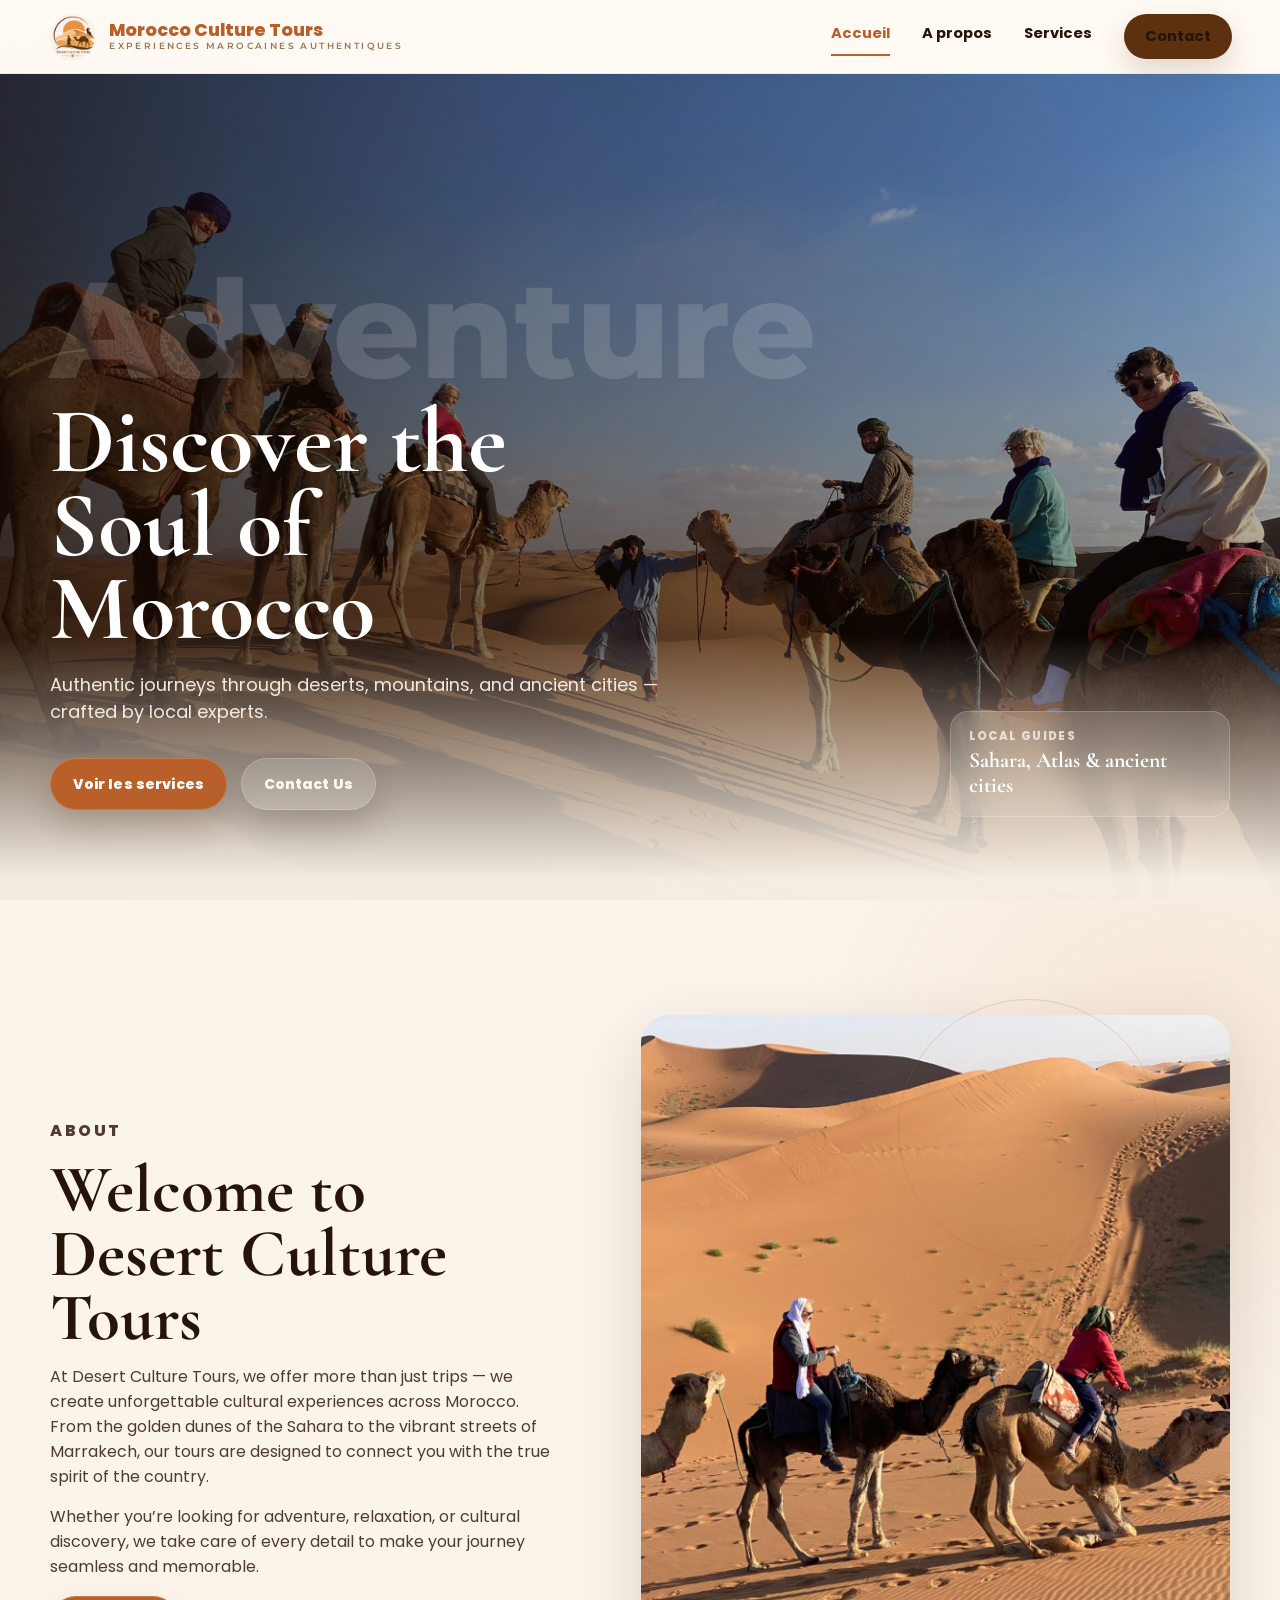
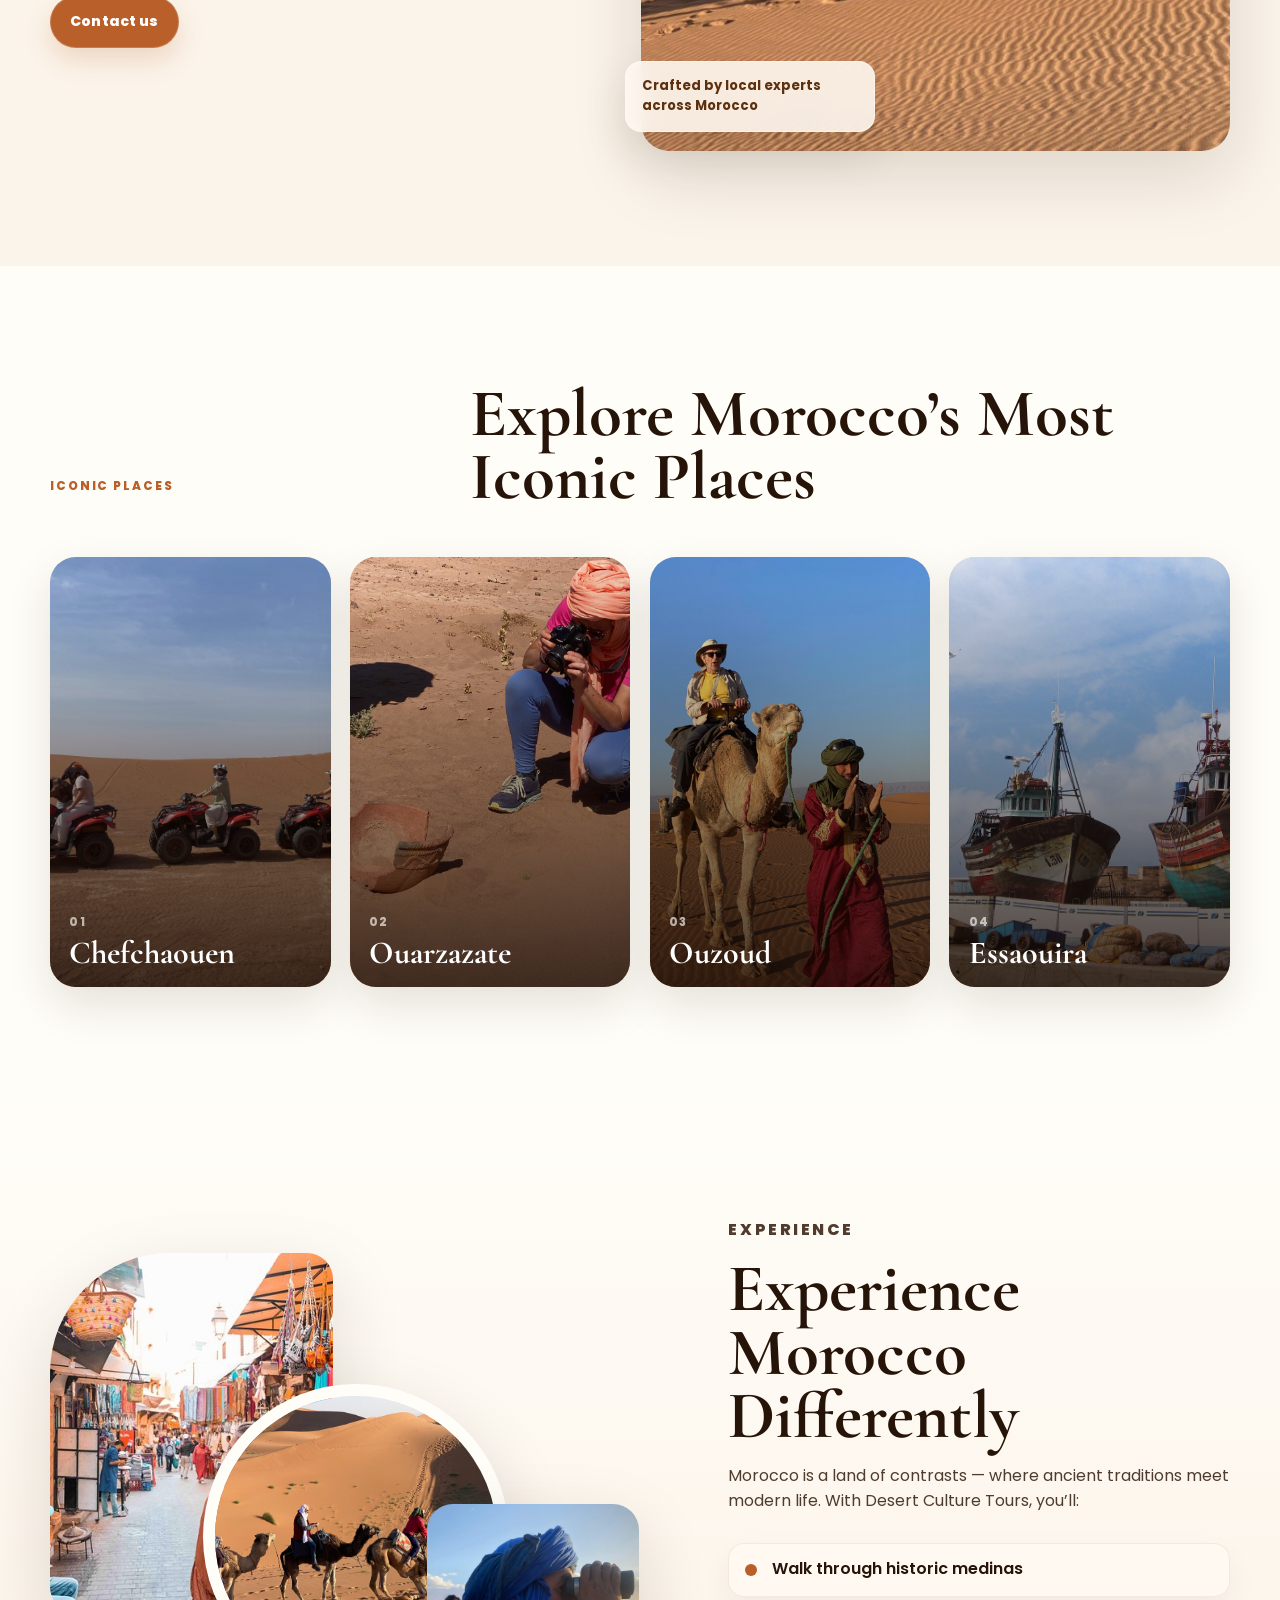
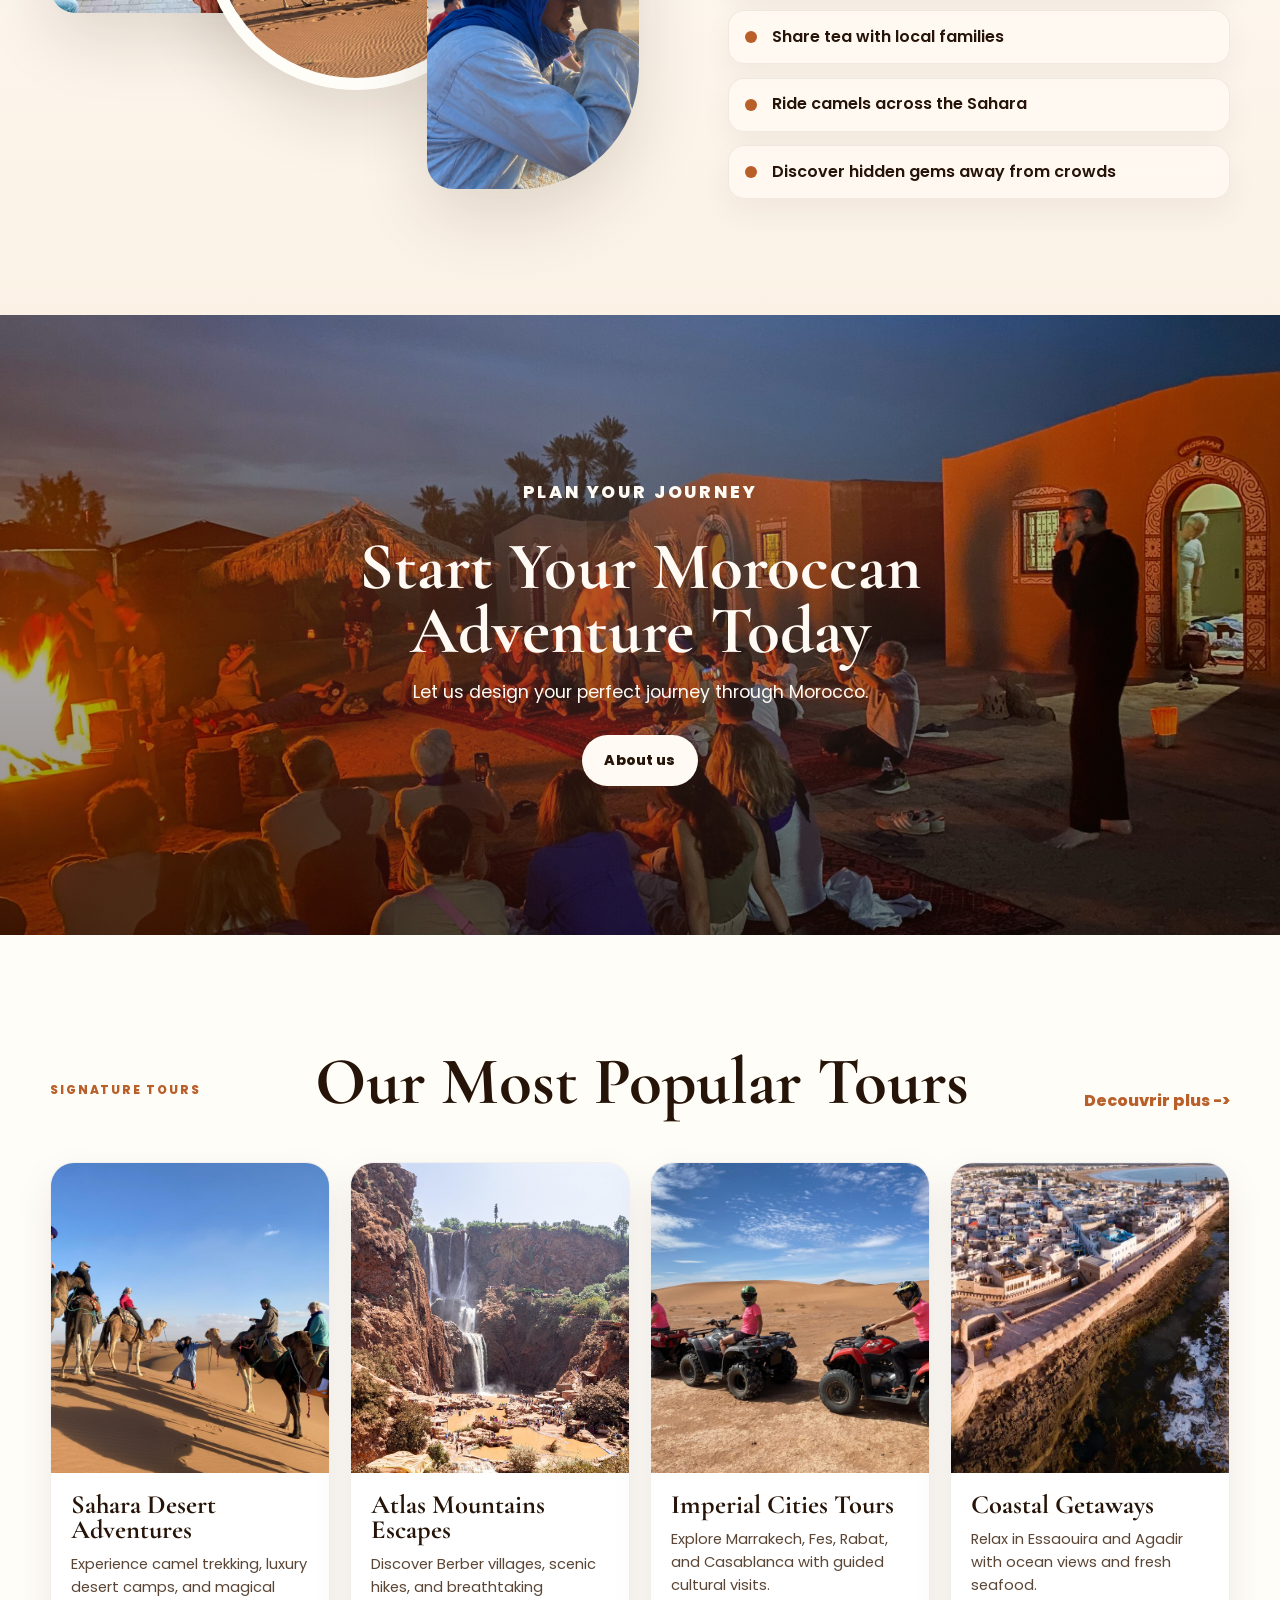
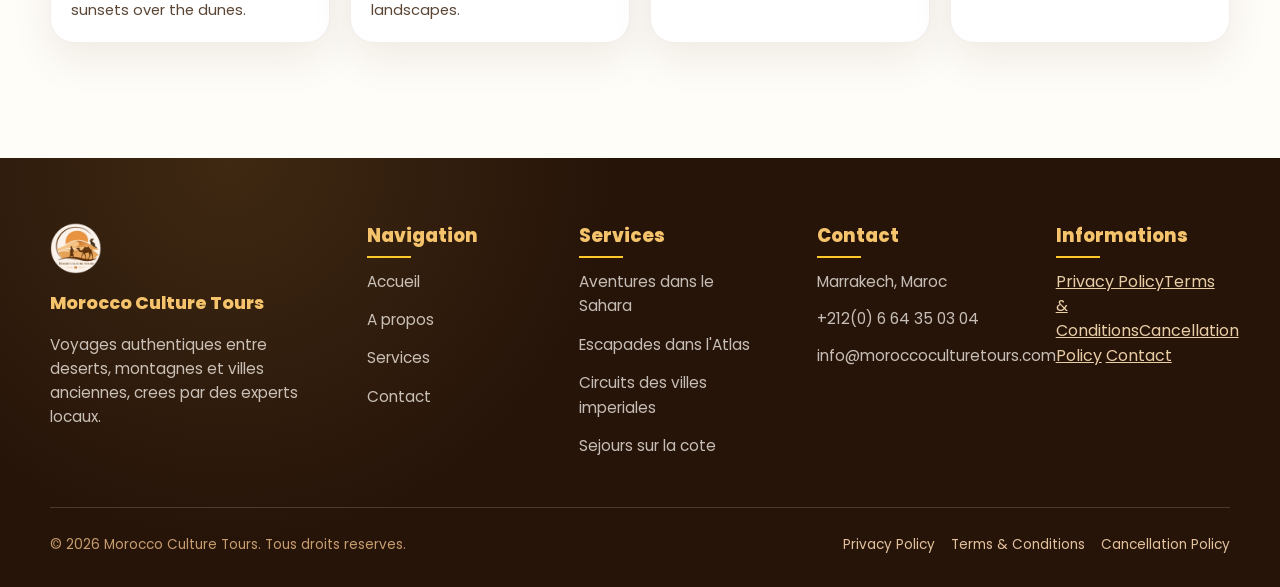
<file: index.html>
<!DOCTYPE html>
<html lang="fr">
  <head>
    <meta charset="UTF-8" />
    <meta name="viewport" content="width=device-width, initial-scale=1.0" />
    <title>Morocco Culture Tours | Authentic Moroccan Experiences</title>
    <meta
      name="description"
      content="Authentic journeys through deserts, mountains, and ancient cities crafted by local Morocco travel experts."
    />
    <link rel="canonical" href="https://desertculturetours.dreamhosters.com/" />
    <link rel="icon" href="assets/img/logo.png" />
    <link rel="preconnect" href="https://fonts.googleapis.com" />
    <link rel="preconnect" href="https://fonts.gstatic.com" crossorigin />
    <link
      href="https://fonts.googleapis.com/css2?family=Cormorant+Garamond:wght@500;600;700&family=Montserrat:wght@400;500;600;700;800&family=Playfair+Display:wght@500;600;700;800&family=Poppins:wght@400;500;600;700&display=swap"
      rel="stylesheet"
    />
    <link rel="stylesheet" href="assets/css/style.css" />
  </head>
  <body class="home-page premium-home">
    <a class="skip-link" href="#main">Skip to content</a>
    <div id="site-header"></div>

    <main id="main">
      <section class="lux-hero" aria-labelledby="hero-title">
        <img
          class="lux-hero-media"
          src="assets/img/hero-sahara.jpeg"
          width="2048"
          height="1536"
          alt="Travelers riding camels through Sahara dunes"
        />
        <div class="lux-hero-overlay"></div>
        <div class="lux-hero-content reveal">
          <p class="hero-kicker">Adventure</p>
          <h1 id="hero-title">Discover the Soul of Morocco</h1>
          <p>
            Authentic journeys through deserts, mountains, and ancient cities &mdash; crafted by local experts.
          </p>
          <div class="hero-actions" aria-label="Home page actions">
            <a class="lux-button" href="services.html">Voir les services</a>
            <a class="lux-button secondary" href="contact.html">Contact Us</a>
          </div>
        </div>
        <div class="hero-note reveal" aria-hidden="true">
          <span>Local guides</span>
          <strong>Sahara, Atlas &amp; ancient cities</strong>
        </div>
      </section>

      <section class="lux-section lux-about" aria-labelledby="about-title">
        <div class="lux-container lux-split">
          <div class="lux-copy reveal">
            <p class="eyebrow">About</p>
            <h2 id="about-title">Welcome to Desert Culture Tours</h2>
            <p>
              At Desert Culture Tours, we offer more than just trips &mdash; we create unforgettable cultural experiences
              across Morocco. From the golden dunes of the Sahara to the vibrant streets of Marrakech, our tours are
              designed to connect you with the true spirit of the country.
            </p>
            <p>
              Whether you&rsquo;re looking for adventure, relaxation, or cultural discovery, we take care of every detail to
              make your journey seamless and memorable.
            </p>
            <a class="lux-button compact" href="contact.html">Contact us</a>
          </div>
          <figure class="lux-image-stack reveal">
            <img src="assets/img/about-story.jpeg" width="2048" height="1536" alt="Camel caravan crossing Sahara dunes" />
            <figcaption>Crafted by local experts across Morocco</figcaption>
          </figure>
        </div>
      </section>

      <section class="lux-section lux-destinations" aria-labelledby="destinations-title">
        <div class="lux-container">
          <div class="lux-section-head reveal">
            <p class="eyebrow">Iconic Places</p>
            <h2 id="destinations-title">Explore Morocco&rsquo;s Most Iconic Places</h2>
          </div>
          <div class="lux-destination-grid">
            <article class="lux-destination-card reveal">
              <img src="assets/img/chefchaouen.jpeg" width="1024" height="1024" alt="Chefchaouen blue city streets" />
              <div>
                <span>01</span>
                <h3>Chefchaouen</h3>
              </div>
            </article>
            <article class="lux-destination-card reveal">
              <img src="assets/img/ouarzazate.jpeg" width="1536" height="2048" alt="Ouarzazate desert architecture" />
              <div>
                <span>02</span>
                <h3>Ouarzazate</h3>
              </div>
            </article>
            <article class="lux-destination-card reveal">
              <img src="assets/img/ouzoud.jpeg" width="1536" height="2048" alt="Ouzoud waterfalls surrounded by cliffs" />
              <div>
                <span>03</span>
                <h3>Ouzoud</h3>
              </div>
            </article>
            <article class="lux-destination-card reveal">
              <img src="assets/img/essaouira.jpg" width="1280" height="960" alt="Essaouira coastal medina and ocean" />
              <div>
                <span>04</span>
                <h3>Essaouira</h3>
              </div>
            </article>
          </div>
        </div>
      </section>

      <section class="lux-section lux-experience" aria-labelledby="experience-title">
        <div class="lux-container lux-split reverse">
          <div class="experience-collage reveal" aria-label="Moroccan travel moments">
            <img class="collage-main" src="assets/img/program-zagora.jpg" width="1024" height="768" alt="Camel ride in the Moroccan desert" />
            <img class="collage-round" src="assets/img/about-story.jpeg" width="2048" height="1536" alt="Travelers with camels in the Sahara" />
            <img class="collage-small" src="assets/img/about-hero.jpeg" width="2048" height="1536" alt="Local guide in the desert" />
          </div>
          <div class="lux-copy reveal">
            <p class="eyebrow">Experience</p>
            <h2 id="experience-title">Experience Morocco Differently</h2>
            <p>
              Morocco is a land of contrasts &mdash; where ancient traditions meet modern life. With Desert Culture Tours, you&rsquo;ll:
            </p>
            <ul class="lux-experience-list">
              <li><span></span>Walk through historic medinas</li>
              <li><span></span>Share tea with local families</li>
              <li><span></span>Ride camels across the Sahara</li>
              <li><span></span>Discover hidden gems away from crowds</li>
            </ul>
          </div>
        </div>
      </section>

      <section class="lux-cta" aria-labelledby="cta-title">
        <img src="assets/img/program-ouzoud.jpeg" width="1884" height="850" alt="Golden Sahara dunes at sunset" />
        <div class="lux-cta-overlay"></div>
        <div class="lux-cta-content reveal">
          <p class="eyebrow">Plan Your Journey</p>
          <h2 id="cta-title">Start Your Moroccan Adventure Today</h2>
          <p>Let us design your perfect journey through Morocco.</p>
          <a class="lux-button secondary light" href="about.html">About us</a>
        </div>
      </section>

      <section class="lux-section lux-tours" aria-labelledby="tours-title">
        <div class="lux-container">
          <div class="lux-section-head reveal">
            <p class="eyebrow">Signature Tours</p>
            <h2 id="tours-title">Our Most Popular Tours</h2>
            <a class="lux-text-link" href="services.html">Decouvrir plus</a>
          </div>
          <div class="lux-tour-grid">
            <article class="lux-tour-card reveal">
              <img src="assets/img/hero-sahara.jpeg" width="2048" height="1536" alt="Sahara Desert Adventures" />
              <div>
                <h3>Sahara Desert Adventures</h3>
                <p>Experience camel trekking, luxury desert camps, and magical sunsets over the dunes.</p>
              </div>
            </article>
            <article class="lux-tour-card reveal">
              <img src="assets/img/program-atlas.jpg" width="1024" height="768" alt="Atlas Mountains Escapes" />
              <div>
                <h3>Atlas Mountains Escapes</h3>
                <p>Discover Berber villages, scenic hikes, and breathtaking landscapes.</p>
              </div>
            </article>
            <article class="lux-tour-card reveal">
              <img src="assets/img/program-imperial.jpeg" width="1024" height="768" alt="Imperial Cities Tours" />
              <div>
                <h3>Imperial Cities Tours</h3>
                <p>Explore Marrakech, Fes, Rabat, and Casablanca with guided cultural visits.</p>
              </div>
            </article>
            <article class="lux-tour-card reveal">
              <img src="assets/img/program-essaouira.webp" width="1000" height="667" alt="Coastal Getaways" />
              <div>
                <h3>Coastal Getaways</h3>
                <p>Relax in Essaouira and Agadir with ocean views and fresh seafood.</p>
              </div>
            </article>
          </div>
        </div>
      </section>
    </main>
    <div id="site-footer"></div>
    <script src="assets/js/script.js"></script>
  </body>
</html>
</file>
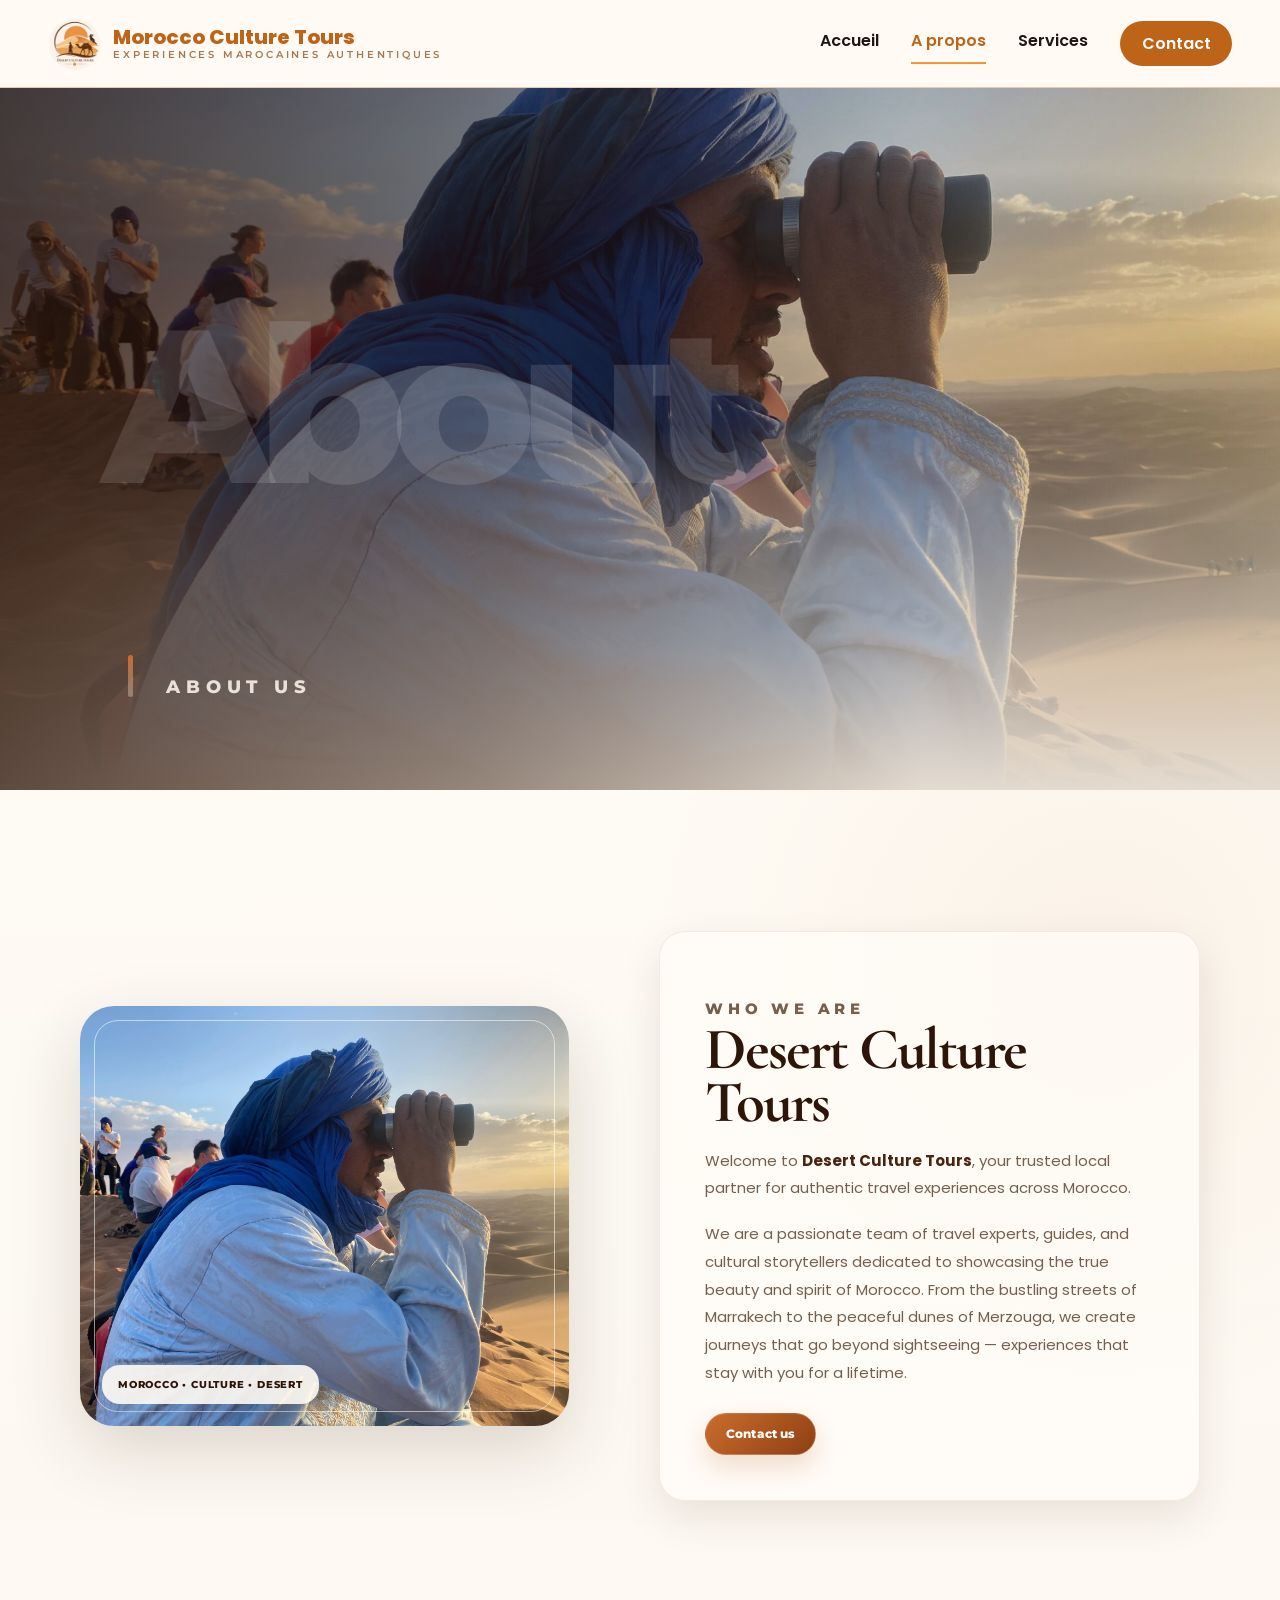
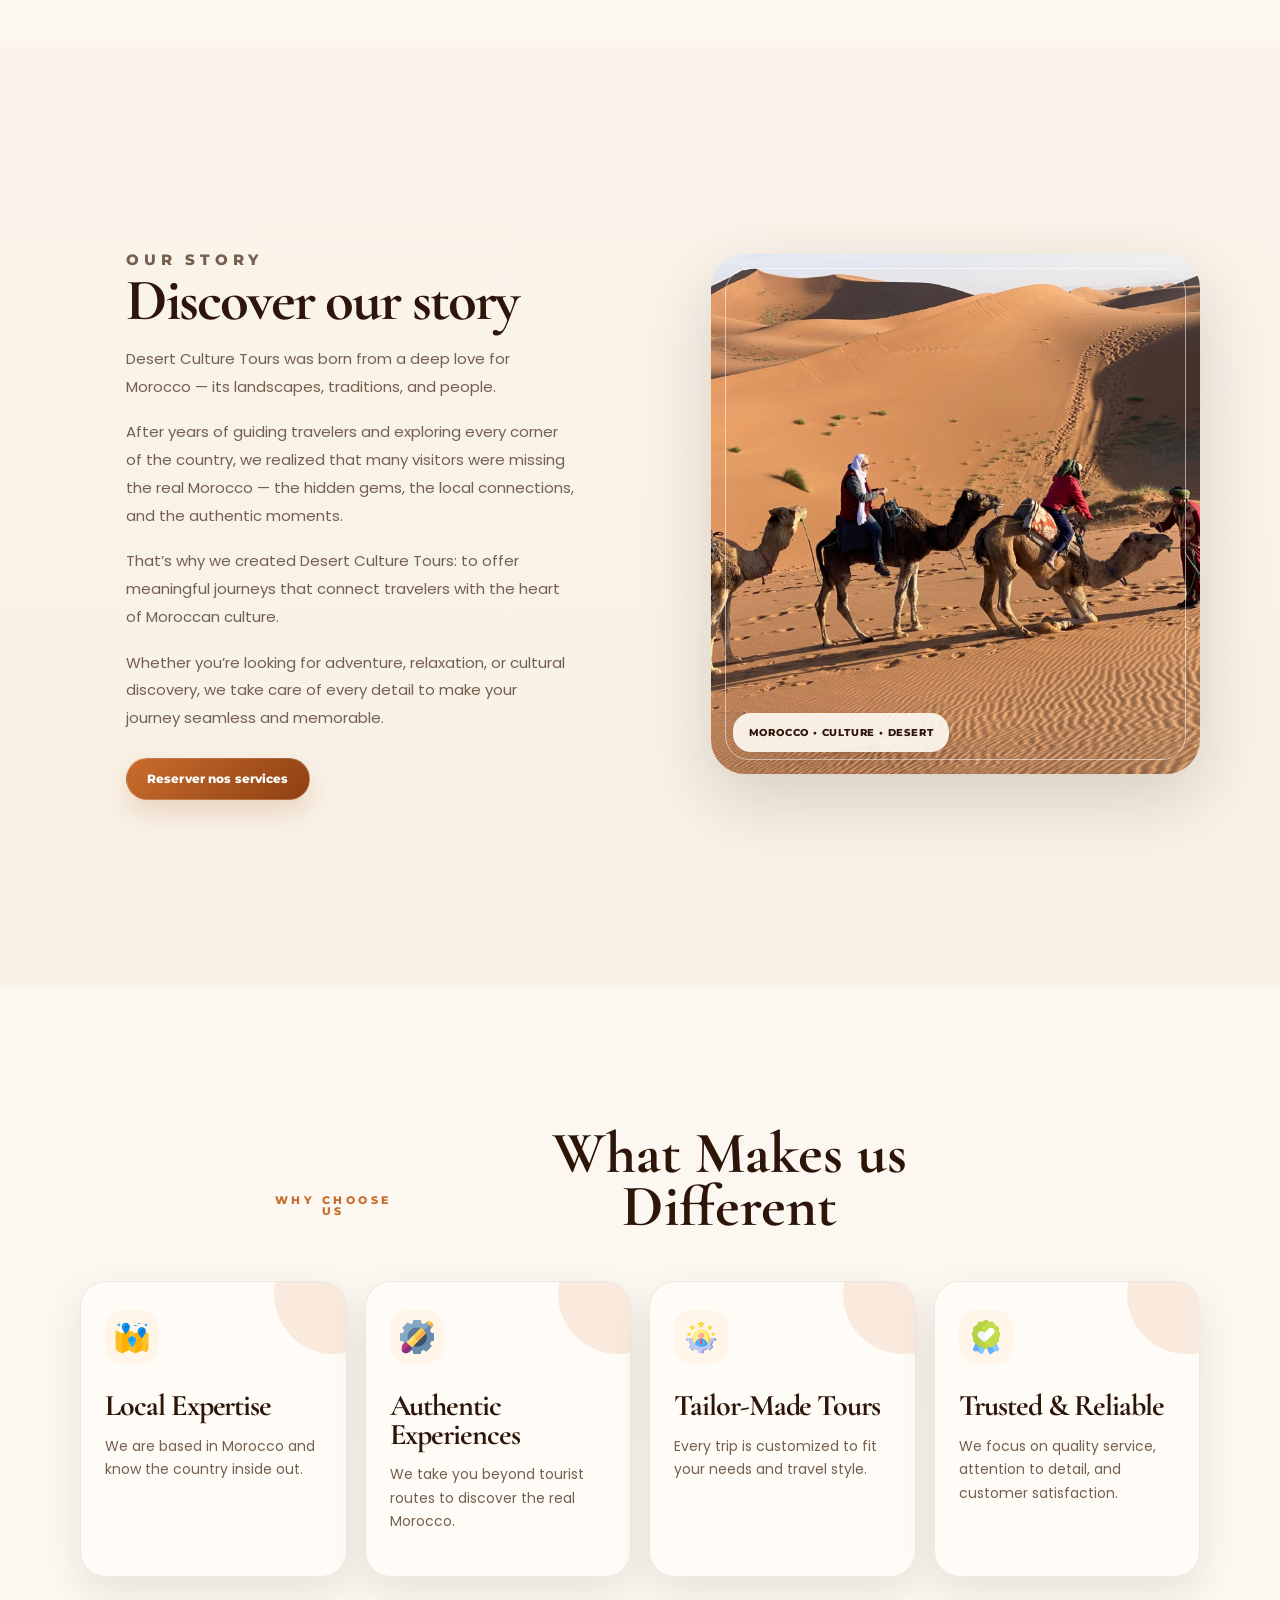
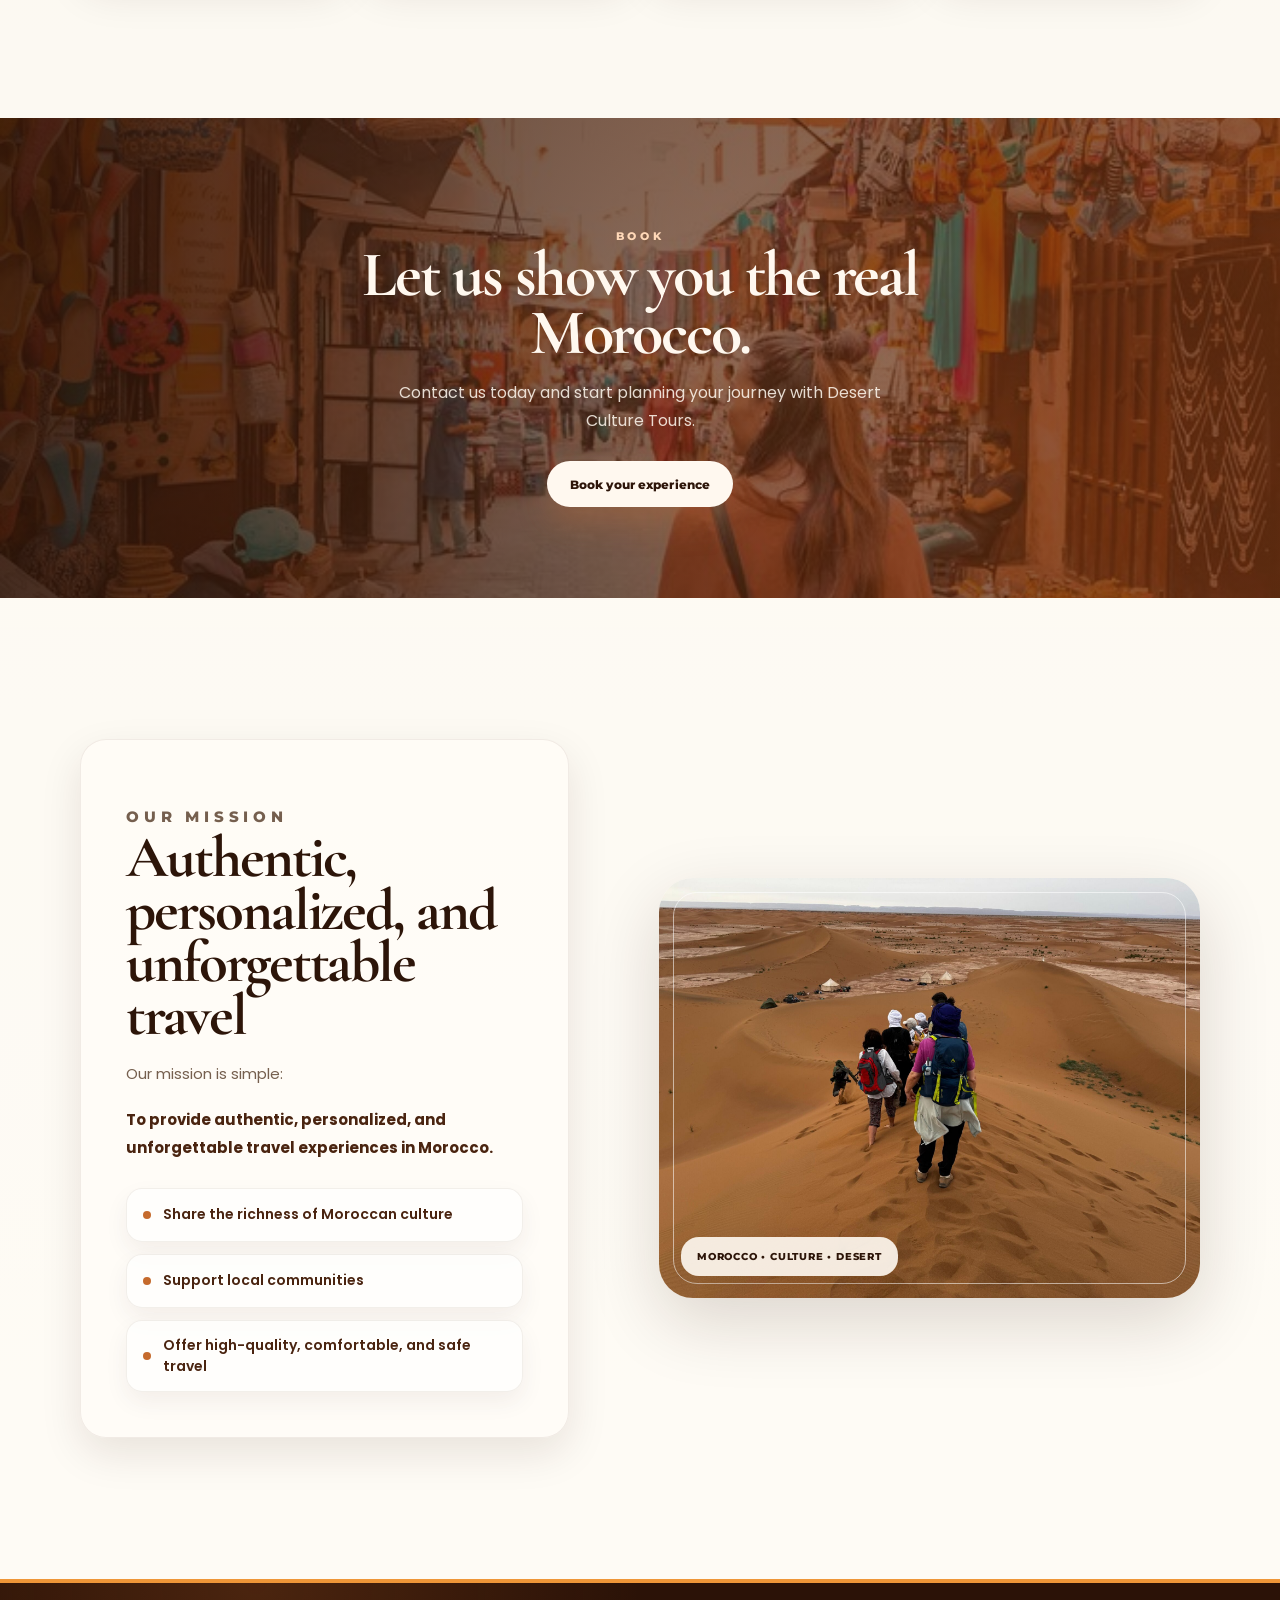
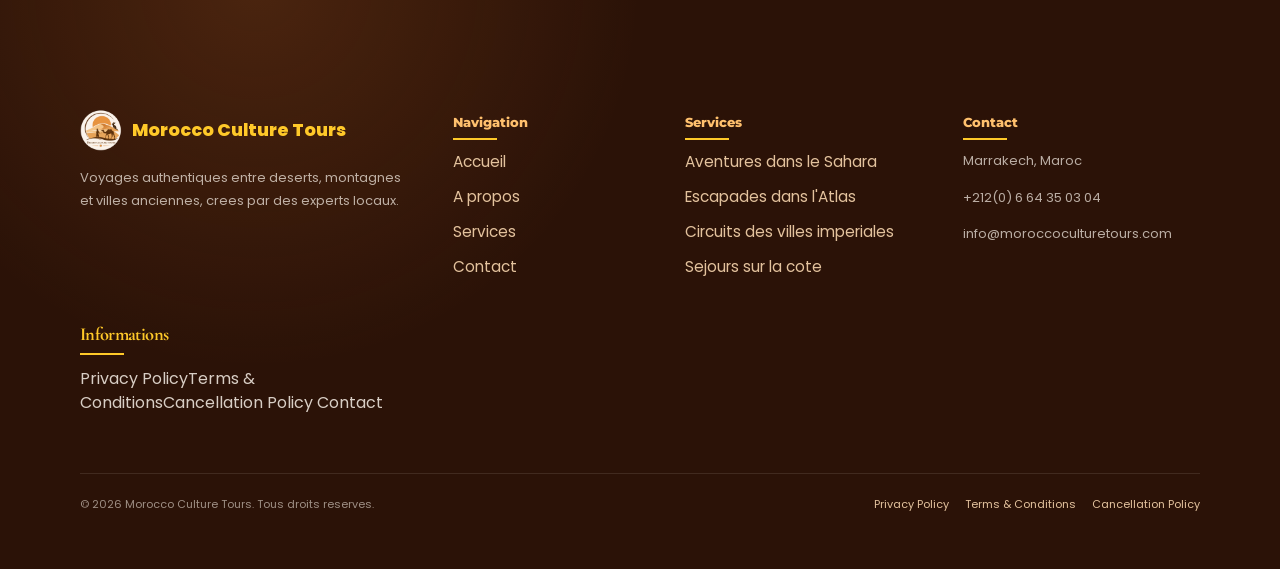
<file: about.html>
<!DOCTYPE html>
<html lang="fr">
  <head>
    <meta charset="UTF-8" />
    <meta name="viewport" content="width=device-width, initial-scale=1.0" />
    <title>About | Morocco Culture Tours</title>
    <meta name="description" content="Learn about Desert Culture Tours, a local Morocco travel team creating authentic cultural journeys." />
    <link rel="icon" href="assets/img/logo.png" />
    <link rel="preconnect" href="https://fonts.googleapis.com" />
    <link rel="preconnect" href="https://fonts.gstatic.com" crossorigin />
    <link href="https://fonts.googleapis.com/css2?family=Cormorant+Garamond:wght@500;600;700&family=Montserrat:wght@400;500;600;700;800&family=Poppins:wght@400;500;600;700&display=swap" rel="stylesheet" />
    <link rel="stylesheet" href="assets/css/style.css" />

    <style>
  :root {
    --mct-cream: #f8f1e6;
    --mct-cream-2: #fffaf2;
    --mct-sand: #ead8c1;
    --mct-clay: #c96d2d;
    --mct-clay-dark: #8e3f12;
    --mct-brown: #2d1509;
    --mct-coffee: #4a2410;
    --mct-muted: #755f4e;
    --mct-white: #fffdf8;
    --mct-shadow: 0 24px 70px rgba(45, 21, 9, 0.16);
    --mct-soft-shadow: 0 16px 42px rgba(45, 21, 9, 0.10);
    --mct-radius: 26px;
  }

  * {
    box-sizing: border-box;
  }

  html {
    scroll-behavior: smooth;
  }

  body {
    margin: 0;
    color: var(--mct-brown);
    background:
      radial-gradient(circle at 86% 18%, rgba(201, 109, 45, 0.15), transparent 28rem),
      linear-gradient(180deg, var(--mct-cream-2) 0%, var(--mct-cream) 46%, #fffbf5 100%);
    font-family: "Poppins", Arial, sans-serif;
    overflow-x: hidden;
  }

  body::before {
    content: "";
    position: fixed;
    inset: 0;
    pointer-events: none;
    opacity: .28;
    background-image:
      linear-gradient(rgba(45,21,9,.035) 1px, transparent 1px),
      linear-gradient(90deg, rgba(45,21,9,.035) 1px, transparent 1px);
    background-size: 44px 44px;
    mask-image: linear-gradient(to bottom, transparent, #000 18%, #000 80%, transparent);
    z-index: -1;
  }

  img {
    max-width: 100%;
    display: block;
  }

  a {
    color: inherit;
    text-decoration: none;
  }

  .skip-link {
    position: absolute;
    left: -999px;
    top: 12px;
    background: var(--mct-brown);
    color: #fff;
    padding: 10px 14px;
    border-radius: 999px;
    z-index: 1000;
  }

  .skip-link:focus {
    left: 12px;
  }

  .inner-hero {
    position: relative;
    min-height: clamp(560px, 78vh, 760px);
    display: grid;
    align-items: end;
    isolation: isolate;
    overflow: hidden;
    padding: 120px clamp(20px, 10vw, 180px) 88px;
  }

  .inner-hero > img {
    position: absolute;
    inset: 0;
    width: 100%;
    height: 100%;
    object-fit: cover;
    z-index: -3;
    transform: scale(1.03);
  }

  .inner-hero-overlay {
    position: absolute;
    inset: 0;
    z-index: -2;
    background:
      linear-gradient(90deg, rgba(45,21,9,.76) 0%, rgba(45,21,9,.48) 38%, rgba(45,21,9,.10) 72%),
      linear-gradient(180deg, rgba(45,21,9,.08) 0%, rgba(45,21,9,.08) 48%, var(--mct-cream) 100%);
  }

  .about-inner-hero::before {
    content: "About";
    position: absolute;
    left: clamp(18px, 8vw, 120px);
    top: 22%;
    font-family: "Montserrat", sans-serif;
    font-size: clamp(5.5rem, 17vw, 14rem);
    font-weight: 800;
    letter-spacing: -.08em;
    color: rgba(255,255,255,.12);
    z-index: -1;
  }

  .inner-hero-content {
    position: relative;
    max-width: 680px;
    padding-left: clamp(0px, 3vw, 40px);
  }

  .inner-hero-content::before {
    content: "";
    position: absolute;
    left: 0;
    top: 8px;
    width: 5px;
    height: 76%;
    border-radius: 999px;
    background: linear-gradient(var(--mct-clay), rgba(255,255,255,.3));
  }

  .eyebrow {
    margin: 0 0 16px;
    color: var(--mct-clay);
    font-family: "Montserrat", sans-serif;
    font-size: 11px;
    line-height: 1;
    font-weight: 800;
    letter-spacing: .32em;
    text-transform: uppercase;
  }

  .inner-hero-content .eyebrow {
    color: #ffd8b8;
  }

  h1,
  h2,
  h3 {
    font-family: "Cormorant Garamond", Georgia, serif;
    margin: 0;
    color: var(--mct-brown);
    letter-spacing: -.035em;
  }

  .inner-hero-content h1 {
    max-width: 620px;
    color: #fff8ef;
    font-size: clamp(3.3rem, 7vw, 7.2rem);
    line-height: .86;
    text-shadow: 0 14px 42px rgba(0,0,0,.28);
  }

  .inner-hero-content > p:last-child {
    max-width: 510px;
    margin: 24px 0 0;
    color: rgba(255,248,239,.86);
    font-size: clamp(15px, 1.4vw, 18px);
    line-height: 1.75;
  }

  .lux-container {
    width: min(1120px, calc(100% - 40px));
    margin-inline: auto;
  }

  .premium-section {
    padding: clamp(82px, 11vw, 150px) 0;
    position: relative;
  }

  .premium-section:nth-of-type(even) {
    background: rgba(255,253,248,.58);
  }

  .premium-split {
    display: grid;
    grid-template-columns: minmax(0, .95fr) minmax(0, 1.05fr);
    gap: clamp(38px, 7vw, 96px);
    align-items: center;
  }

  .premium-split.reverse {
    grid-template-columns: minmax(0, 1.05fr) minmax(0, .95fr);
  }

  .premium-copy {
    position: relative;
    padding: clamp(28px, 4vw, 46px);
    border-radius: var(--mct-radius);
  }

  .premium-copy::before {
    content: "";
    position: absolute;
    inset: 0;
    border-radius: inherit;
    background: rgba(255,253,248,.68);
    border: 1px solid rgba(74,36,16,.08);
    box-shadow: var(--mct-soft-shadow);
    z-index: -1;
  }

  .premium-story .premium-copy::before {
    background: transparent;
    box-shadow: none;
    border-color: transparent;
  }

  .premium-copy h2,
  .lux-section-head h2 {
    font-size: clamp(2.5rem, 4.6vw, 5.2rem);
    line-height: .9;
  }

  .premium-copy p {
    margin: 18px 0 0;
    color: var(--mct-muted);
    font-size: 15px;
    line-height: 1.85;
  }

  .premium-copy strong {
    color: var(--mct-coffee);
  }

  .lux-button {
    display: inline-flex;
    align-items: center;
    justify-content: center;
    margin-top: 26px;
    min-height: 46px;
    padding: 0 22px;
    border-radius: 999px;
    color: #fff;
    background: linear-gradient(135deg, var(--mct-clay), var(--mct-clay-dark));
    font-family: "Montserrat", sans-serif;
    font-size: 12px;
    font-weight: 800;
    box-shadow: 0 16px 32px rgba(201,109,45,.28);
    transition: transform .25s ease, box-shadow .25s ease;
  }

  .lux-button:hover {
    transform: translateY(-3px);
    box-shadow: 0 20px 38px rgba(201,109,45,.34);
  }

  .lux-button.secondary.light {
    background: #fff8ef;
    color: var(--mct-brown);
  }

  .lux-button.compact {
    min-height: 42px;
    padding-inline: 20px;
  }

  .premium-photo {
    position: relative;
    margin: 0;
    min-height: 420px;
    border-radius: 34px;
    overflow: hidden;
    box-shadow: var(--mct-shadow);
    transform: rotate(-1deg);
  }

  .premium-split.reverse .premium-photo {
    transform: rotate(1deg);
  }

  .premium-photo::after {
    content: "";
    position: absolute;
    inset: 14px;
    border: 1px solid rgba(255,255,255,.55);
    border-radius: 24px;
    pointer-events: none;
  }

  .premium-photo::before {
    content: "Morocco • Culture • Desert";
    position: absolute;
    left: 22px;
    bottom: 22px;
    z-index: 2;
    padding: 12px 16px;
    border-radius: 18px;
    background: rgba(255,250,242,.9);
    color: var(--mct-brown);
    font-family: "Montserrat", sans-serif;
    font-size: 10px;
    font-weight: 800;
    letter-spacing: .08em;
    text-transform: uppercase;
    box-shadow: 0 12px 34px rgba(45,21,9,.14);
  }

  .premium-photo img {
    width: 100%;
    height: 100%;
    min-height: inherit;
    object-fit: cover;
  }

  .premium-photo.wide {
    min-height: 520px;
  }

  .lux-section-head {
    text-align: center;
    max-width: 760px;
    margin: 0 auto 48px;
  }

  .premium-feature-grid {
    display: grid;
    grid-template-columns: repeat(4, 1fr);
    gap: 18px;
  }

  .premium-feature-card {
    position: relative;
    min-height: 260px;
    padding: 28px 24px;
    border-radius: 26px;
    background: rgba(255,253,248,.82);
    border: 1px solid rgba(74,36,16,.09);
    box-shadow: var(--mct-soft-shadow);
    overflow: hidden;
    transition: .28s ease;
  }

  .premium-feature-card:hover {
    transform: translateY(-8px);
    box-shadow: var(--mct-shadow);
  }

  .premium-feature-card::before {
    content: "";
    position: absolute;
    width: 120px;
    height: 120px;
    border-radius: 50%;
    right: -48px;
    top: -48px;
    background: rgba(201,109,45,.12);
  }

  .premium-feature-card img {
    width: 54px;
    height: 54px;
    object-fit: contain;
    padding: 10px;
    border-radius: 18px;
    background: #fff5e9;
    margin-bottom: 28px;
  }

  .premium-feature-card h3 {
    font-size: 30px;
    line-height: .94;
  }

  .premium-feature-card p {
    color: var(--mct-muted);
    line-height: 1.7;
    font-size: 14px;
  }

  .premium-band {
    position: relative;
    min-height: 480px;
    display: grid;
    place-items: center;
    text-align: center;
    overflow: hidden;
    isolation: isolate;
  }

  .premium-band > img {
    position: absolute;
    inset: 0;
    width: 100%;
    height: 100%;
    object-fit: cover;
    z-index: -3;
  }

  .premium-band::before {
    content: "";
    position: absolute;
    inset: 0;
    z-index: -2;
    background:
      linear-gradient(90deg, rgba(45,21,9,.74), rgba(142,63,18,.54)),
      radial-gradient(circle at center, rgba(0,0,0,.08), rgba(45,21,9,.55));
  }

  .premium-band-content {
    width: min(760px, calc(100% - 40px));
    color: #fff8ef;
  }

  .premium-band-content .eyebrow {
    color: #ffd8b8;
  }

  .premium-band-content h2 {
    color: #fff8ef;
    font-size: clamp(2.8rem, 5vw, 5.4rem);
    line-height: .9;
  }

  .premium-band-content p {
    margin: 18px auto 0;
    max-width: 520px;
    color: rgba(255,248,239,.86);
    line-height: 1.75;
  }

  .lux-experience-list {
    list-style: none;
    padding: 0;
    margin: 26px 0 0;
    display: grid;
    gap: 12px;
  }

  .lux-experience-list li {
    display: flex;
    align-items: center;
    gap: 12px;
    padding: 14px 16px;
    border-radius: 16px;
    background: rgba(255,255,255,.7);
    color: var(--mct-coffee);
    font-size: 14px;
    font-weight: 600;
    box-shadow: 0 10px 24px rgba(45,21,9,.06);
  }

  .lux-experience-list span {
    width: 8px;
    height: 8px;
    border-radius: 50%;
    background: var(--mct-clay);
    flex: 0 0 auto;
  }

  .mct-footer {
    background:
      radial-gradient(circle at 20% 0%, rgba(201,109,45,.20), transparent 24rem),
      #2b1207;
    color: rgba(255,248,239,.82);
    padding: 72px 0 24px;
  }

  .mct-footer-container {
    width: min(1120px, calc(100% - 40px));
    margin: 0 auto;
  }

  .mct-footer-grid {
    display: grid;
    grid-template-columns: 1.4fr .8fr 1fr 1fr;
    gap: 42px;
  }

  .mct-footer-logo {
    display: flex;
    align-items: center;
    gap: 10px;
    color: #fff;
    font-weight: 800;
  }

  .mct-footer-logo img {
    width: 42px;
    height: 42px;
  }

  .mct-footer-tagline,
  .mct-footer-contact p {
    color: rgba(255,248,239,.68);
    line-height: 1.75;
    font-size: 13px;
  }

  .mct-footer-social {
    display: flex;
    gap: 10px;
    margin-top: 18px;
  }

  .mct-footer-social a {
    width: 30px;
    height: 30px;
    border-radius: 50%;
    display: grid;
    place-items: center;
    border: 1px solid rgba(255,248,239,.18);
    font-size: 11px;
  }

  .mct-footer h4 {
    margin: 4px 0 18px;
    color: #ffc06d;
    font-family: "Montserrat";
    font-size: 13px;
  }

  .mct-footer-links {
    list-style: none;
    padding: 0;
    margin: 0;
    display: grid;
    gap: 12px;
    font-size: 13px;
  }

  .mct-footer-bottom {
    margin-top: 58px;
    padding-top: 22px;
    border-top: 1px solid rgba(255,248,239,.10);
    display: flex;
    justify-content: space-between;
    font-size: 11px;
    color: rgba(255,248,239,.54);
  }

  .reveal {
    animation: riseIn .8s ease both;
  }

  @keyframes riseIn {
    from {
      opacity: 0;
      transform: translateY(26px);
    }

    to {
      opacity: 1;
      transform: translateY(0);
    }
  }

  @media (max-width: 980px) {
    .premium-split,
    .premium-split.reverse {
      grid-template-columns: 1fr;
    }

    .premium-split.reverse .premium-copy {
      order: 2;
    }

    .premium-split.reverse .premium-photo {
      order: 1;
    }

    .premium-feature-grid {
      grid-template-columns: repeat(2, 1fr);
    }

    .mct-footer-grid {
      grid-template-columns: 1fr 1fr;
    }
  }

  @media (max-width: 620px) {
    .inner-hero {
      min-height: 560px;
      padding-inline: 22px;
      padding-bottom: 64px;
    }

    .inner-hero-content::before {
      display: none;
    }

    .premium-section {
      padding: 70px 0;
    }

    .premium-copy {
      padding: 24px 20px;
    }

    .premium-photo,
    .premium-photo.wide {
      min-height: 340px;
      border-radius: 26px;
      transform: none !important;
    }

    .premium-feature-grid,
    .mct-footer-grid {
      grid-template-columns: 1fr;
    }

    .mct-footer-bottom {
      flex-direction: column;
      gap: 12px;
    }
  }
</style>
  </head>
  <body class="premium-page about-page">
    <a class="skip-link" href="#main">Skip to content</a>
    <div id="site-header"></div>

    <main id="main">
      <section class="inner-hero about-inner-hero" aria-labelledby="about-title">
        <img src="assets/img/about-hero.jpeg" width="2048" height="1536" alt="Kasbah and palm trees in Morocco" />
        <div class="inner-hero-overlay"></div>
        <div class="inner-hero-content reveal">
          <p class="eyebrow">About us</p>
          
        </div>
      </section>

      <section class="premium-section">
        <div class="lux-container premium-split">
          <figure class="premium-photo reveal">
            <img src="assets/img/about-hero.jpeg" width="2048" height="1536" alt="Morocco culture tour group" />
          </figure>
          <div class="premium-copy reveal">
            <p class="eyebrow">Who We Are</p>
            <h2>Desert Culture Tours</h2>
            <p>Welcome to <strong>Desert Culture Tours</strong>, your trusted local partner for authentic travel experiences across Morocco.</p>
            <p>We are a passionate team of travel experts, guides, and cultural storytellers dedicated to showcasing the true beauty and spirit of Morocco. From the bustling streets of Marrakech to the peaceful dunes of Merzouga, we create journeys that go beyond sightseeing &mdash; experiences that stay with you for a lifetime.</p>
            <a class="lux-button compact" href="contact.html">Contact us</a>
          </div>
        </div>
      </section>

      <section class="premium-section premium-story">
        <div class="lux-container premium-split reverse">
          <div class="premium-copy reveal">
            <p class="eyebrow">Our Story</p>
            <h2>Discover our story</h2>
            <p>Desert Culture Tours was born from a deep love for Morocco &mdash; its landscapes, traditions, and people.</p>
            <p>After years of guiding travelers and exploring every corner of the country, we realized that many visitors were missing the real Morocco &mdash; the hidden gems, the local connections, and the authentic moments.</p>
            <p>That&rsquo;s why we created Desert Culture Tours: to offer meaningful journeys that connect travelers with the heart of Moroccan culture.</p>
            <p>Whether you&rsquo;re looking for adventure, relaxation, or cultural discovery, we take care of every detail to make your journey seamless and memorable.</p>
            <a class="lux-button compact" href="services.html">Reserver nos services</a>
          </div>
          <figure class="premium-photo wide reveal">
            <img src="assets/img/about-story.jpeg" width="2048" height="1536" alt="Moroccan camel caravan in the desert" />
          </figure>
        </div>
      </section>

      <section class="premium-section">
        <div class="lux-container">
          <div class="lux-section-head reveal">
            <p class="eyebrow">Why choose us</p>
            <h2>What Makes us Different</h2>
          </div>
          <div class="premium-feature-grid">
            <article class="premium-feature-card reveal"><img src="assets/img/icon-map.png" alt="" /><h3>Local Expertise</h3><p>We are based in Morocco and know the country inside out.</p></article>
            <article class="premium-feature-card reveal"><img src="assets/img/icon-authentic.png" alt="" /><h3>Authentic Experiences</h3><p>We take you beyond tourist routes to discover the real Morocco.</p></article>
            <article class="premium-feature-card reveal"><img src="assets/img/icon-tailor.png" alt="" /><h3>Tailor-Made Tours</h3><p>Every trip is customized to fit your needs and travel style.</p></article>
            <article class="premium-feature-card reveal"><img src="assets/img/icon-trust.png" alt="" /><h3>Trusted &amp; Reliable</h3><p>We focus on quality service, attention to detail, and customer satisfaction.</p></article>
          </div>
        </div>
      </section>

      <section class="premium-band" aria-labelledby="book-title">
        <img src="assets/img/program-zagora.jpg" width="1884" height="850" alt="Sahara dune landscape" />
        <div class="premium-band-content reveal">
          <p class="eyebrow">Book</p>
          <h2 id="book-title">Let us show you the real Morocco.</h2>
          <p>Contact us today and start planning your journey with Desert Culture Tours.</p>
          <a class="lux-button secondary light" href="contact.html">Book your experience</a>
        </div>
      </section>

      <section class="premium-section">
        <div class="lux-container premium-split">
          <div class="premium-copy reveal">
            <p class="eyebrow">Our Mission</p>
            <h2>Authentic, personalized, and unforgettable travel</h2>
            <p>Our mission is simple:</p>
            <p><strong>To provide authentic, personalized, and unforgettable travel experiences in Morocco.</strong></p>
            <ul class="lux-experience-list">
              <li><span></span>Share the richness of Moroccan culture</li>
              <li><span></span>Support local communities</li>
              <li><span></span>Offer high-quality, comfortable, and safe travel</li>
            </ul>
          </div>
          <figure class="premium-photo reveal">
            <img src="assets/img/about-mission.jpeg" width="2048" height="1536" alt="Travelers walking through Sahara dunes" />
          </figure>
        </div>
      </section>
    </main>
    <div id="site-footer"></div>
    <script src="assets/js/script.js"></script>
  </body>
</html>
</file>
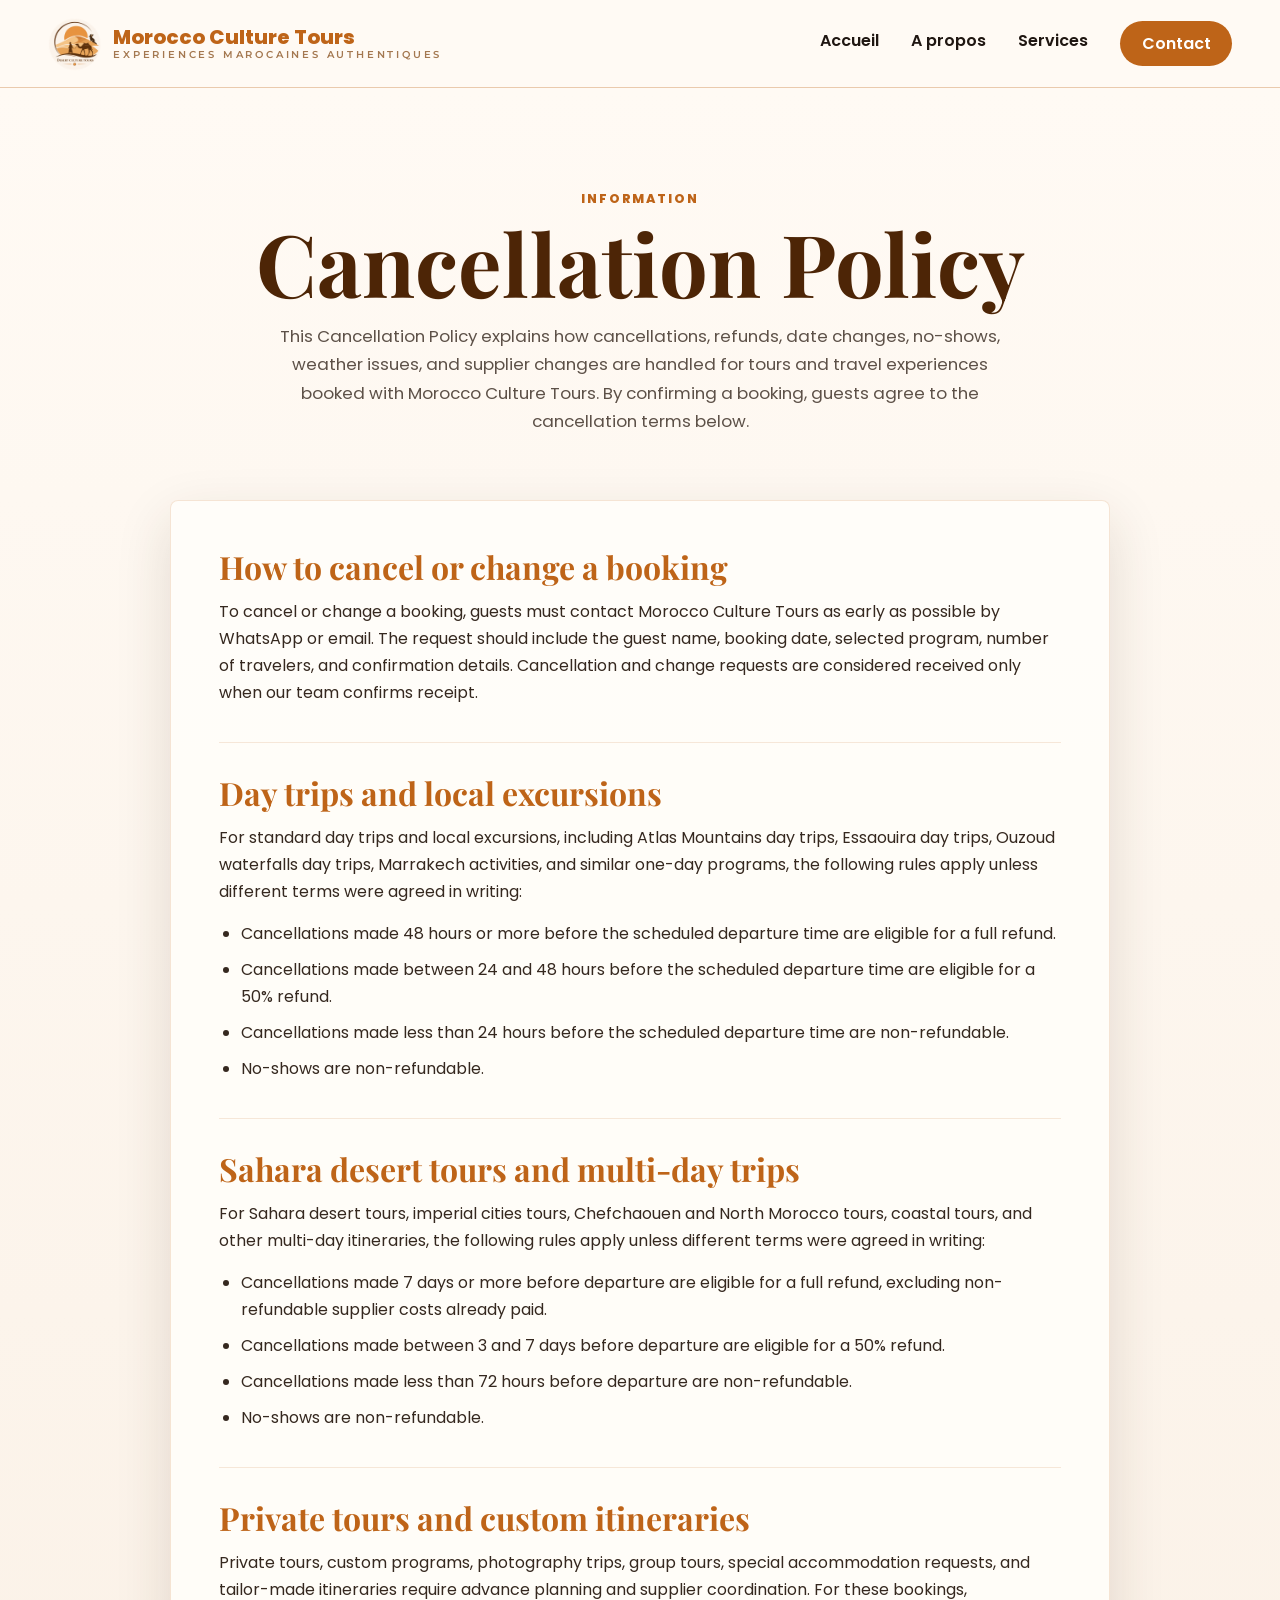
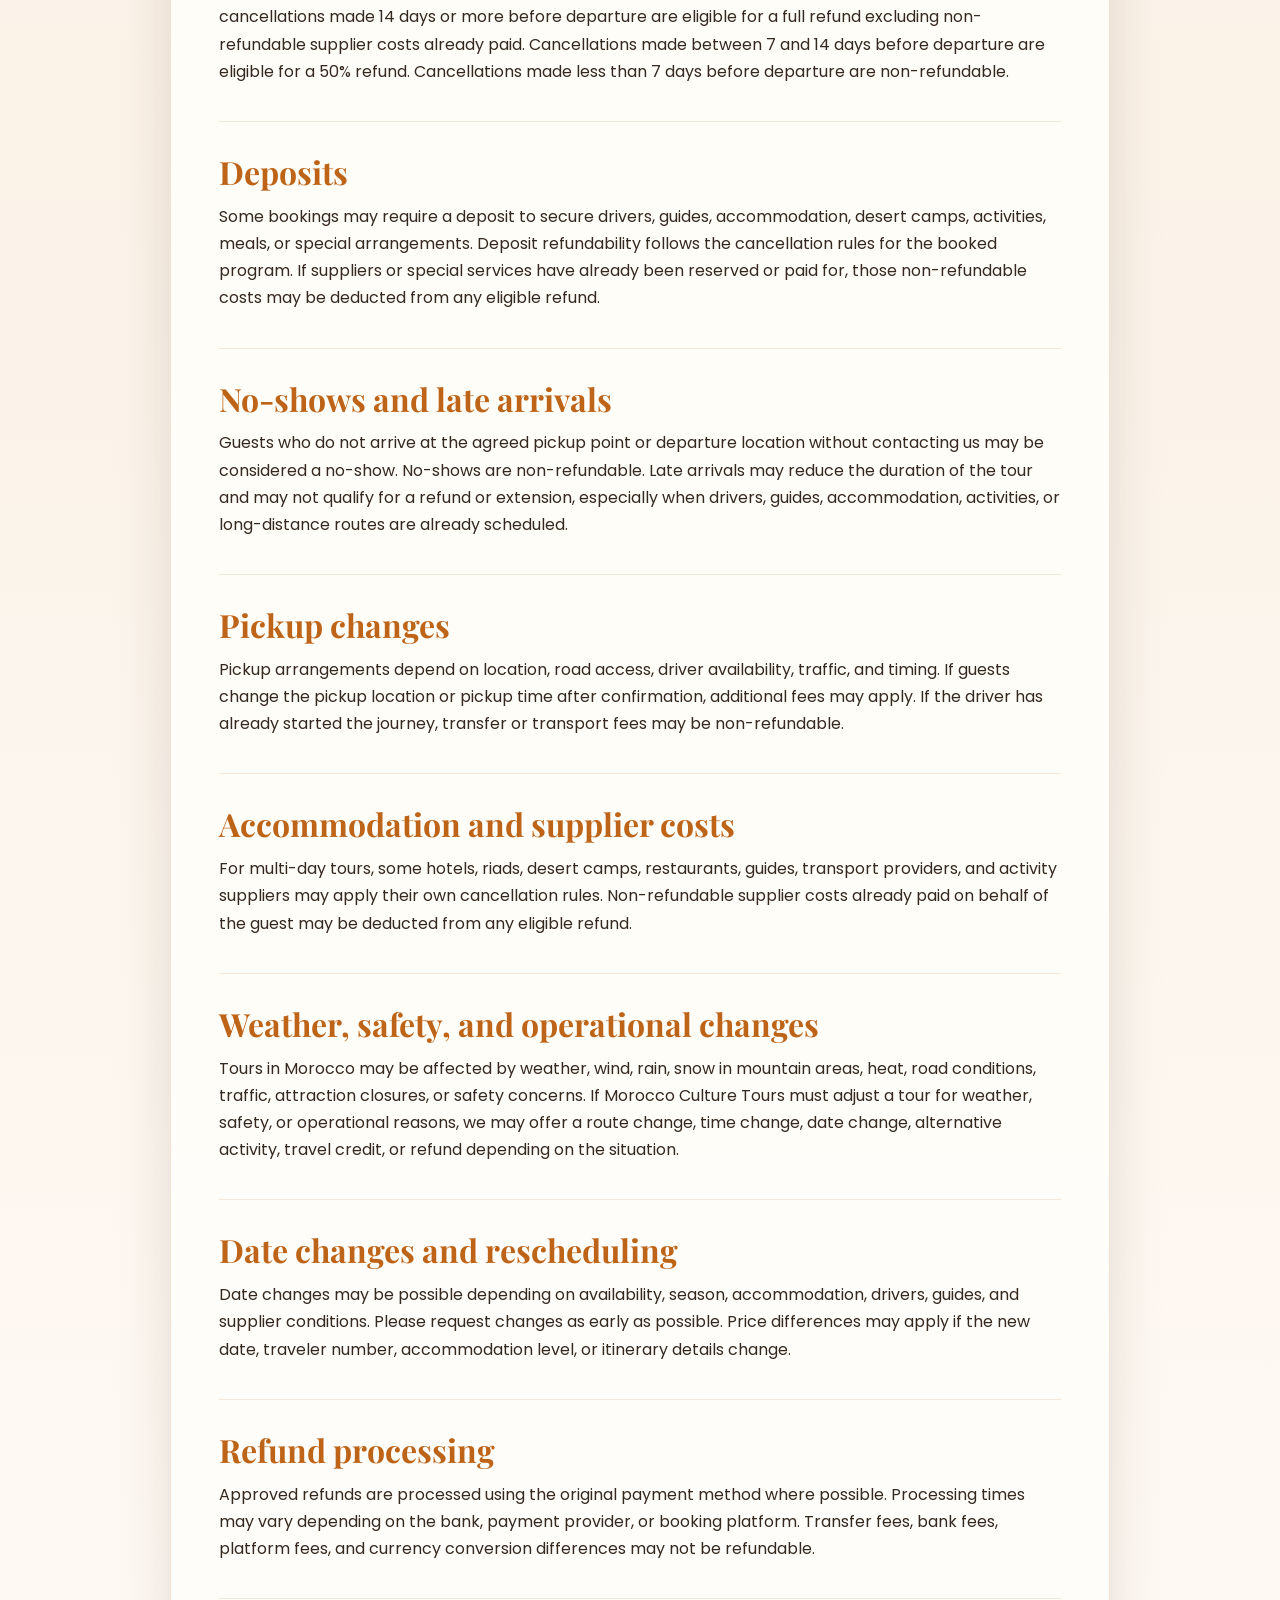
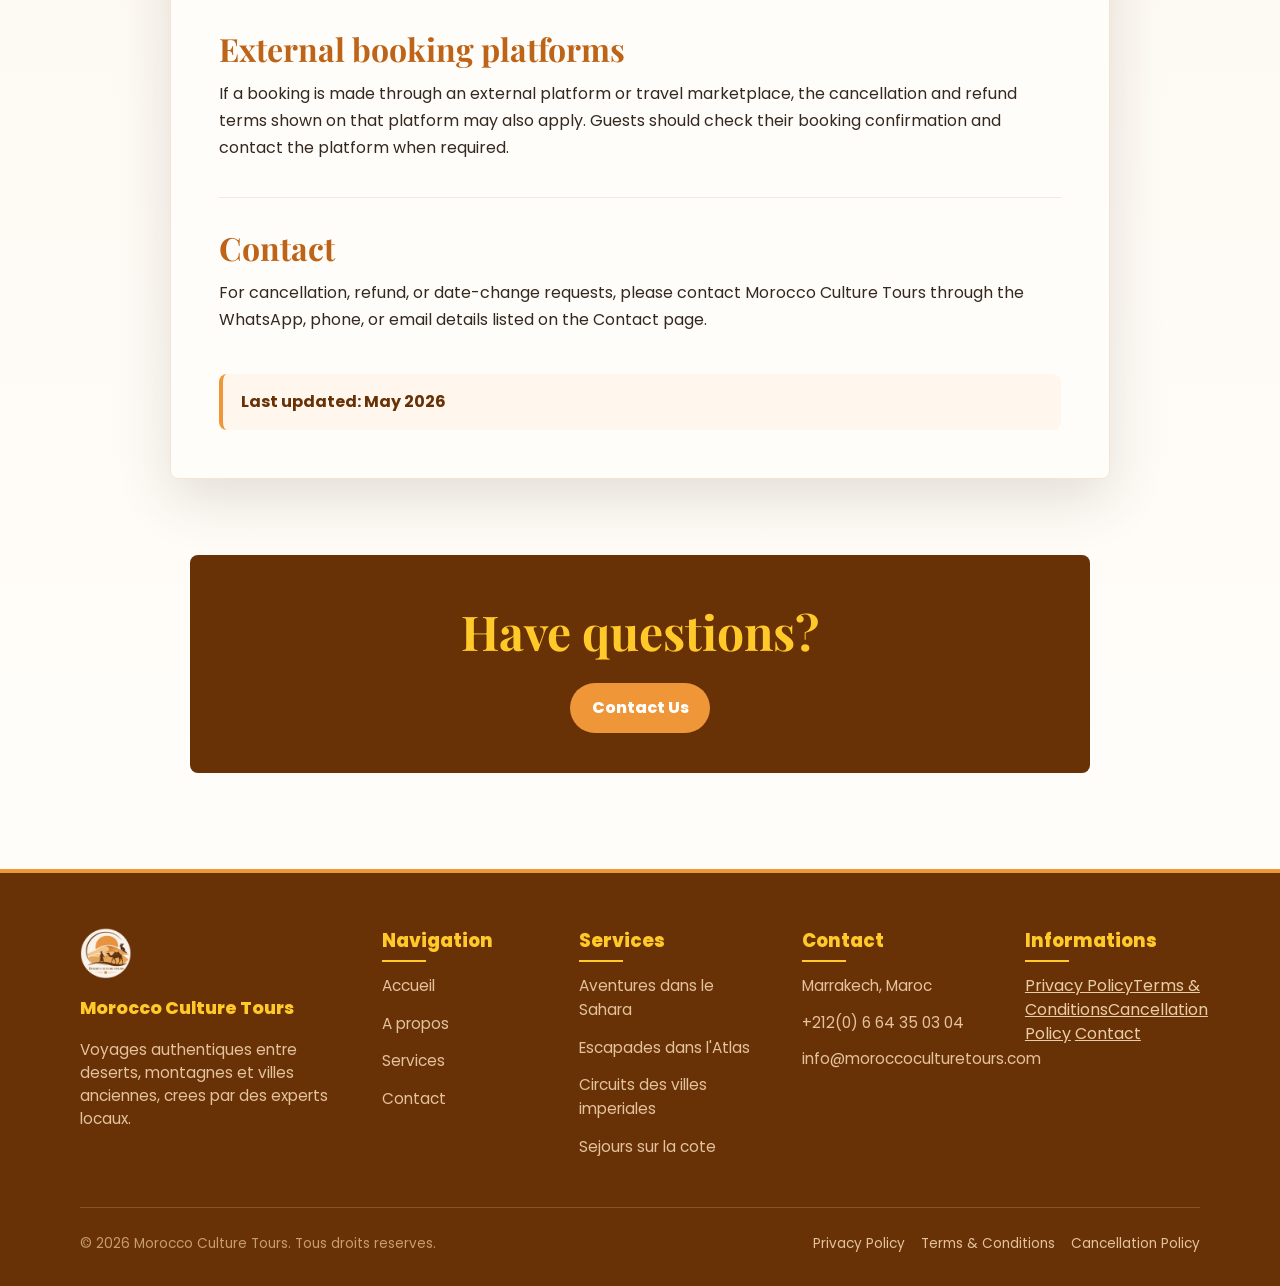
<file: cancellation-policy.html>
<!DOCTYPE html>
<html lang="fr">
  <head>
    <meta charset="UTF-8" />
    <meta name="viewport" content="width=device-width, initial-scale=1.0" />
    <title>Cancellation Policy | Morocco Culture Tours</title>
    <meta name="description" content="Read Morocco Culture Tours' cancellation policy for day trips, desert tours, multi-day itineraries, private tours, deposits, no-shows, and refunds." />
    <link rel="icon" href="assets/img/logo.png" />
    <link rel="preconnect" href="https://fonts.googleapis.com" />
    <link rel="preconnect" href="https://fonts.gstatic.com" crossorigin />
    <link href="https://fonts.googleapis.com/css2?family=Great+Vibes&family=Montserrat:wght@400;500;600;700;800&family=Playfair+Display:wght@500;600;700;800&family=Poppins:wght@400;500;600;700&display=swap" rel="stylesheet" />
    <link rel="stylesheet" href="assets/css/style.css" />
  </head>
  <body>
    <!-- This page contains standard market-based policy text and should be reviewed by the business owner before publishing. -->
    <a class="skip-link" href="#main">Skip to content</a>
    <div id="site-header"></div>
    <main id="main" class="legal-page"><section class="legal-hero"><p class="section-kicker">Information</p><h1>Cancellation Policy</h1><p>This Cancellation Policy explains how cancellations, refunds, date changes, no-shows, weather issues, and supplier changes are handled for tours and travel experiences booked with Morocco Culture Tours. By confirming a booking, guests agree to the cancellation terms below.</p></section><section class="legal-content"><article class="legal-card">
      <section class="legal-section"><h2>How to cancel or change a booking</h2><p>To cancel or change a booking, guests must contact Morocco Culture Tours as early as possible by WhatsApp or email. The request should include the guest name, booking date, selected program, number of travelers, and confirmation details. Cancellation and change requests are considered received only when our team confirms receipt.</p></section>
      <section class="legal-section"><h2>Day trips and local excursions</h2><p>For standard day trips and local excursions, including Atlas Mountains day trips, Essaouira day trips, Ouzoud waterfalls day trips, Marrakech activities, and similar one-day programs, the following rules apply unless different terms were agreed in writing:</p><ul><li>Cancellations made 48 hours or more before the scheduled departure time are eligible for a full refund.</li><li>Cancellations made between 24 and 48 hours before the scheduled departure time are eligible for a 50% refund.</li><li>Cancellations made less than 24 hours before the scheduled departure time are non-refundable.</li><li>No-shows are non-refundable.</li></ul></section>
      <section class="legal-section"><h2>Sahara desert tours and multi-day trips</h2><p>For Sahara desert tours, imperial cities tours, Chefchaouen and North Morocco tours, coastal tours, and other multi-day itineraries, the following rules apply unless different terms were agreed in writing:</p><ul><li>Cancellations made 7 days or more before departure are eligible for a full refund, excluding non-refundable supplier costs already paid.</li><li>Cancellations made between 3 and 7 days before departure are eligible for a 50% refund.</li><li>Cancellations made less than 72 hours before departure are non-refundable.</li><li>No-shows are non-refundable.</li></ul></section>
      <section class="legal-section"><h2>Private tours and custom itineraries</h2><p>Private tours, custom programs, photography trips, group tours, special accommodation requests, and tailor-made itineraries require advance planning and supplier coordination. For these bookings, cancellations made 14 days or more before departure are eligible for a full refund excluding non-refundable supplier costs already paid. Cancellations made between 7 and 14 days before departure are eligible for a 50% refund. Cancellations made less than 7 days before departure are non-refundable.</p></section>
      <section class="legal-section"><h2>Deposits</h2><p>Some bookings may require a deposit to secure drivers, guides, accommodation, desert camps, activities, meals, or special arrangements. Deposit refundability follows the cancellation rules for the booked program. If suppliers or special services have already been reserved or paid for, those non-refundable costs may be deducted from any eligible refund.</p></section>
      <section class="legal-section"><h2>No-shows and late arrivals</h2><p>Guests who do not arrive at the agreed pickup point or departure location without contacting us may be considered a no-show. No-shows are non-refundable. Late arrivals may reduce the duration of the tour and may not qualify for a refund or extension, especially when drivers, guides, accommodation, activities, or long-distance routes are already scheduled.</p></section>
      <section class="legal-section"><h2>Pickup changes</h2><p>Pickup arrangements depend on location, road access, driver availability, traffic, and timing. If guests change the pickup location or pickup time after confirmation, additional fees may apply. If the driver has already started the journey, transfer or transport fees may be non-refundable.</p></section>
      <section class="legal-section"><h2>Accommodation and supplier costs</h2><p>For multi-day tours, some hotels, riads, desert camps, restaurants, guides, transport providers, and activity suppliers may apply their own cancellation rules. Non-refundable supplier costs already paid on behalf of the guest may be deducted from any eligible refund.</p></section>
      <section class="legal-section"><h2>Weather, safety, and operational changes</h2><p>Tours in Morocco may be affected by weather, wind, rain, snow in mountain areas, heat, road conditions, traffic, attraction closures, or safety concerns. If Morocco Culture Tours must adjust a tour for weather, safety, or operational reasons, we may offer a route change, time change, date change, alternative activity, travel credit, or refund depending on the situation.</p></section>
      <section class="legal-section"><h2>Date changes and rescheduling</h2><p>Date changes may be possible depending on availability, season, accommodation, drivers, guides, and supplier conditions. Please request changes as early as possible. Price differences may apply if the new date, traveler number, accommodation level, or itinerary details change.</p></section>
      <section class="legal-section"><h2>Refund processing</h2><p>Approved refunds are processed using the original payment method where possible. Processing times may vary depending on the bank, payment provider, or booking platform. Transfer fees, bank fees, platform fees, and currency conversion differences may not be refundable.</p></section>
      <section class="legal-section"><h2>External booking platforms</h2><p>If a booking is made through an external platform or travel marketplace, the cancellation and refund terms shown on that platform may also apply. Guests should check their booking confirmation and contact the platform when required.</p></section>
      <section class="legal-section"><h2>Contact</h2><p>For cancellation, refund, or date-change requests, please contact Morocco Culture Tours through the WhatsApp, phone, or email details listed on the Contact page.</p></section>
      <div class="legal-updated">Last updated: May 2026</div></article></section><section class="legal-cta"><h2>Have questions?</h2><a href="contact.html">Contact Us</a></section></main>
    <div id="site-footer"></div>
    <script src="assets/js/script.js"></script>
  </body>
</html>
</file>
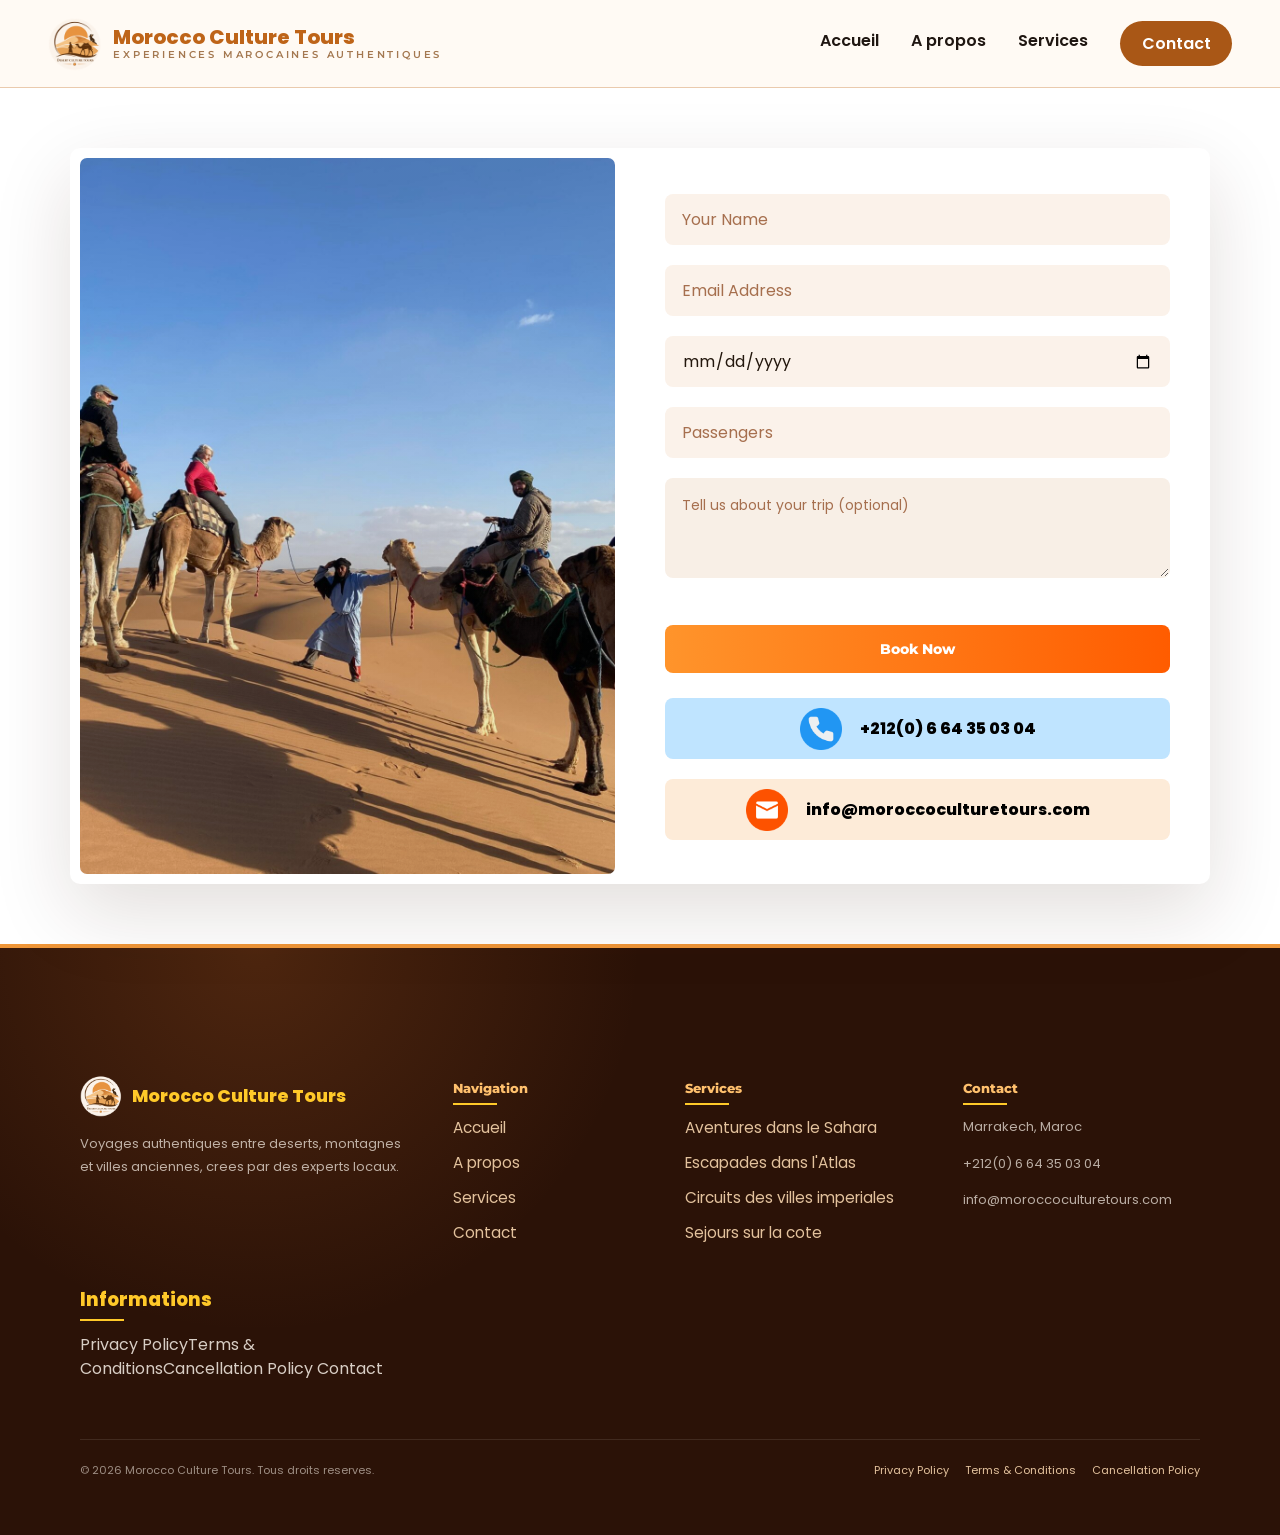
<file: contact.html>
<!DOCTYPE html>
<html lang="fr">
  <head>
    <meta charset="UTF-8" />
    <meta name="viewport" content="width=device-width, initial-scale=1.0" />
    <title>Contact | Morocco Culture Tours</title>
    <meta name="description" content="Contact Morocco Culture Tours to plan your Moroccan experience." />
    <link rel="icon" href="assets/img/logo.png" />
    <link rel="preconnect" href="https://fonts.googleapis.com" />
    <link rel="preconnect" href="https://fonts.gstatic.com" crossorigin />
    <link
      href="https://fonts.googleapis.com/css2?family=Great+Vibes&family=Montserrat:wght@400;500;600;700;800&family=Playfair+Display:wght@500;600;700;800&family=Poppins:wght@400;500;600;700&display=swap"
      rel="stylesheet"
    />
    <link rel="stylesheet" href="assets/css/style.css" />
   <style>
  :root {
    --mct-cream: #f7efe3;
    --mct-light: #fffaf2;
    --mct-card: #ffffff;
    --mct-brown: #321609;
    --mct-brown-2: #4a2410;
    --mct-muted: #6e5b4d;
    --mct-orange: #ff8a1f;
    --mct-orange-dark: #ff5c00;
    --mct-input: #f8efe6;
    --mct-line: rgba(50, 22, 9, 0.1);
    --mct-shadow: 0 28px 80px rgba(50, 22, 9, 0.14);
    --mct-radius: 10px;
  }

  * {
    box-sizing: border-box;
  }

  html {
    scroll-behavior: smooth;
  }

  body {
    margin: 0;
    color: #000;
    background: #ffffff;
    font-family: "Poppins", Arial, sans-serif;
    overflow-x: hidden;
  }

  img {
    max-width: 100%;
    display: block;
  }

  a {
    color: inherit;
    text-decoration: none;
  }

  .skip-link {
    position: absolute;
    left: -999px;
    top: 12px;
    background: var(--mct-brown);
    color: #fff;
    padding: 10px 14px;
    border-radius: 999px;
    z-index: 1000;
  }

  .skip-link:focus {
    left: 12px;
  }

  .container {
    width: min(1140px, calc(100% - 40px));
    margin-inline: auto;
  }

  main {
    position: relative;
  }

  .contact-section {
    min-height: calc(100vh - 70px);
    display: flex;
    align-items: center;
    justify-content: center;
    padding: 60px 0;
    background: #fff;
  }

  .contact-grid {
    position: relative;
    display: grid;
    grid-template-columns: 1fr 1fr;
    gap: 50px;
    width: min(1140px, calc(100% - 40px));
    min-height: 610px;
    padding: 10px;
    border-radius: 10px;
    background: #fff;
    box-shadow: var(--mct-shadow);
    overflow: hidden;
  }

  .contact-grid::before {
    content: "";
    grid-column: 1;
    grid-row: 1;
    min-height: 590px;
    border-radius: 7px;
    background:
      linear-gradient(180deg, rgba(6, 20, 26, 0.08), rgba(6, 20, 26, 0.05)),
      url("assets/img/hero-sahara.jpeg") center / cover no-repeat;
  }

  .contact-copy {
    grid-column: 2;
    grid-row: 1;
    display: flex;
    flex-direction: column;
    justify-content: center;
    padding: 36px 30px 34px 0;
  }

  .contact-copy h1 {
    margin: 0 0 24px;
    color: #000;
    font-family: "Poppins", Arial, sans-serif;
    font-size: 40px;
    line-height: 1;
    font-weight: 800;
    text-align: center;
    letter-spacing: -0.04em;
  }

  .contact-copy > p {
    max-width: 520px;
    margin: 0 auto 34px;
    color: #111;
    font-size: 16px;
    line-height: 1.55;
    text-align: center;
  }

  .custom-cf7 {
    display: grid;
    gap: 20px;
    width: 100%;
  }

  .custom-cf7 p {
    margin: 0;
  }

  .custom-cf7 input,
  .custom-cf7 textarea {
    width: 100%;
    border: 1px solid transparent;
    outline: none;
    border-radius: 8px;
    background: var(--mct-input);
    color: #000;
    font-family: "Poppins", Arial, sans-serif;
    font-size: 14px;
    transition: 0.25s ease;
  }

  .custom-cf7 input {
    height: 51px;
    padding: 0 16px;
  }

  .custom-cf7 textarea {
    height: 100px;
    min-height: 100px;
    resize: vertical;
    padding: 16px;
  }

  .custom-cf7 input::placeholder,
  .custom-cf7 textarea::placeholder {
    color: #a66f4e;
    opacity: 1;
  }

  .custom-cf7 input:focus,
  .custom-cf7 textarea:focus {
    border-color: rgba(255, 122, 18, 0.45);
    background: #fff8ef;
    box-shadow: 0 0 0 4px rgba(255, 122, 18, 0.1);
  }

  .custom-cf7 input[type="submit"] {
    height: 45px;
    margin-top: 20px;
    border: 0;
    cursor: pointer;
    color: #fff;
    background: linear-gradient(90deg, #ff942b, #ff5c00);
    font-family: "Montserrat", sans-serif;
    font-size: 14px;
    font-weight: 800;
    box-shadow: none;
  }

  .custom-cf7 input[type="submit"]:hover {
    transform: translateY(-2px);
    box-shadow: 0 14px 28px rgba(255, 92, 0, 0.25);
  }

  .contact-cards {
    display: grid;
    gap: 20px;
    margin-top: 25px;
  }

  .info-card {
    display: flex;
    align-items: center;
    justify-content: center;
    gap: 18px;
    min-height: 56px;
    border-radius: 8px;
    color: #000;
    font-weight: 800;
    transition: 0.25s ease;
  }

  .info-card:first-child {
    background: #bfe4ff;
  }

  .info-card:last-child {
    background: #fdebd8;
  }

  .info-card:hover {
    transform: translateY(-2px);
    box-shadow: 0 14px 30px rgba(50, 22, 9, 0.12);
  }

  .info-card img {
    width: 42px;
    height: 42px;
    object-fit: contain;
  }

  .info-card h2 {
    margin: 0;
    color: #000;
    font-family: "Poppins", Arial, sans-serif;
    font-size: 16px;
    font-weight: 800;
  }

  .contact-cta {
    position: absolute;
    left: calc((100% - min(1140px, calc(100% - 40px))) / 2 + 20px);
    bottom: 92px;
    width: calc(min(1140px, calc(100% - 40px)) / 2 - 30px);
    z-index: 4;
    padding: 0;
    background: transparent;
  }

  .contact-cta .container {
    width: 100%;
    margin: 0;
  }

  .glass-card {
    width: 100%;
    padding: 30px 30px 30px;
    border-radius: 10px;
    background: rgba(255, 250, 242, 0.9);
    backdrop-filter: blur(14px);
    box-shadow: 0 18px 44px rgba(0, 0, 0, 0.12);
  }

  .glass-card h2 {
    max-width: 420px;
    margin: 0 0 10px;
    color: #000;
    font-family: "Poppins", Arial, sans-serif;
    font-size: 26px;
    line-height: 1.15;
    font-weight: 800;
    letter-spacing: -0.04em;
  }

  .glass-card p {
    margin: 0 0 28px;
    color: #111;
    font-size: 15.5px;
    line-height: 1.48;
  }

  .glass-card .mct-button {
    display: inline-flex;
    align-items: center;
    justify-content: center;
    min-height: 39px;
    padding: 0 24px;
    border-radius: 8px;
    color: #fff;
    background: #f49a36;
    font-family: "Montserrat", sans-serif;
    font-size: 14px;
    font-weight: 800;
    transition: 0.25s ease;
  }

  .glass-card .mct-button::after {
    content: "➜";
    margin-left: 8px;
    width: 16px;
    height: 16px;
    display: inline-grid;
    place-items: center;
    border-radius: 50%;
    color: #f49a36;
    background: #fff;
    font-size: 10px;
    line-height: 1;
  }

  .glass-card .mct-button:hover {
    transform: translateY(-2px);
    background: #ff8a1f;
  }

  .mct-footer {
    background:
      radial-gradient(circle at 20% 0%, rgba(201, 109, 45, 0.22), transparent 24rem),
      #2b1207;
    color: rgba(255, 248, 239, 0.82);
    padding: 72px 0 24px;
  }

  .mct-footer-container {
    width: min(1120px, calc(100% - 40px));
    margin: 0 auto;
  }

  .mct-footer-grid {
    display: grid;
    grid-template-columns: 1.4fr 0.8fr 1fr 1fr;
    gap: 42px;
  }

  .mct-footer-logo {
    display: flex;
    align-items: center;
    gap: 10px;
    color: #fff;
    font-weight: 800;
  }

  .mct-footer-logo img {
    width: 42px;
    height: 42px;
  }

  .mct-footer-tagline,
  .mct-footer-contact p {
    color: rgba(255, 248, 239, 0.68);
    line-height: 1.75;
    font-size: 13px;
  }

  .mct-footer-social {
    display: flex;
    gap: 10px;
    margin-top: 18px;
  }

  .mct-footer-social a {
    width: 30px;
    height: 30px;
    border-radius: 50%;
    display: grid;
    place-items: center;
    border: 1px solid rgba(255, 248, 239, 0.18);
    font-size: 12px;
  }

  .mct-footer h4 {
    margin: 4px 0 18px;
    color: #ffc06d;
    font-family: "Montserrat", sans-serif;
    font-size: 13px;
  }

  .mct-footer-links {
    list-style: none;
    padding: 0;
    margin: 0;
    display: grid;
    gap: 12px;
    font-size: 13px;
  }

  .mct-footer-bottom {
    margin-top: 58px;
    padding-top: 22px;
    border-top: 1px solid rgba(255, 248, 239, 0.1);
    display: flex;
    justify-content: space-between;
    font-size: 11px;
    color: rgba(255, 248, 239, 0.54);
  }

  .reveal {
    animation: riseIn 0.75s ease both;
  }

  @keyframes riseIn {
    from {
      opacity: 0;
      transform: translateY(24px);
    }

    to {
      opacity: 1;
      transform: translateY(0);
    }
  }

  @media (max-width: 980px) {
    .contact-section {
      padding: 40px 0 0;
      align-items: flex-start;
    }

    .contact-grid {
      grid-template-columns: 1fr;
      gap: 0;
      min-height: auto;
    }

    .contact-grid::before {
      grid-column: 1;
      min-height: 520px;
    }

    .contact-copy {
      grid-column: 1;
      padding: 180px 28px 36px;
    }

    .contact-cta {
      left: 50%;
      top: 380px;
      bottom: auto;
      transform: translateX(-50%);
      width: min(520px, calc(100% - 76px));
    }

    .mct-footer-grid {
      grid-template-columns: 1fr 1fr;
    }
  }

  @media (max-width: 620px) {
    .container,
    .mct-footer-container {
      width: min(100% - 28px, 1120px);
    }

    .contact-section {
      padding: 24px 0 0;
    }

    .contact-grid {
      width: min(100% - 28px, 1140px);
      padding: 8px;
      border-radius: 14px;
    }

    .contact-grid::before {
      min-height: 470px;
      border-radius: 10px;
    }

    .contact-cta {
      top: 305px;
      width: calc(100% - 64px);
    }

    .glass-card {
      padding: 20px;
    }

    .glass-card h2 {
      font-size: 23px;
    }

    .glass-card p {
      font-size: 14px;
      margin-bottom: 22px;
    }

    .contact-copy {
      padding: 185px 12px 28px;
    }

    .contact-copy h1 {
      font-size: 38px;
    }

    .contact-copy > p {
      font-size: 14px;
    }

    .custom-cf7 {
      gap: 16px;
    }

    .info-card {
      gap: 12px;
      padding: 0 14px;
    }

    .info-card h2 {
      font-size: 14px;
      word-break: break-word;
    }

    .mct-footer-grid {
      grid-template-columns: 1fr;
    }

    .mct-footer-bottom {
      flex-direction: column;
      gap: 12px;
    }
  }
</style>
  </head>
  <body>
    <a class="skip-link" href="#main">Skip to content</a>
    <div id="site-header"></div>

    <main id="main">
      <section class="contact-section original-contact">
        <div class="container contact-grid">
          <div class="contact-copy reveal">
           
            <form class="custom-cf7" action="contact.html" method="get" aria-label="Contact form">
              <p>
                <input aria-label="Your Name" autocomplete="name" maxlength="400" name="your-name" placeholder="Your Name" type="text" />
              </p>
              <p>
                <input aria-label="Email Address" autocomplete="email" maxlength="400" name="your-email" placeholder="Email Address" type="email" />
              </p>
              <p>
                <input aria-label="Arrival date" name="arrival" type="date" />
              </p>
              <p>
                <input aria-label="Passengers" min="1" name="passenger" placeholder="Passengers" type="number" />
              </p>
              <p>
                <textarea aria-label="Tell us about your trip" maxlength="2000" name="your-message" placeholder="Tell us about your trip (optional)" rows="10"></textarea>
              </p>
              <p>
                <input type="submit" value="Book Now" />
              </p>
            </form>
            <div class="contact-cards reveal">
            
           
            <a class="info-card" href="tel:+212664350304">
              <img src="assets/img/phone.png" alt="" />
              <h2>+212(0) 6 64 35 03 04</h2>
            </a>
            <a class="info-card" href="mailto:info@moroccoculturetours.com">
              <img src="assets/img/mail.png" alt="" />
              <h2>info@moroccoculturetours.com</h2>
            </a>
          </div>
            
          </div>

        </div>
      </section>

      <section class="contact-cta original-contact-cta">
        <div class="container glass-card reveal">
          <h2>Let’s Plan Your Moroccan Experience</h2>
          <p>
            We’re here to help you create unforgettable memories in Morocco. Whether you’re looking for a desert adventure,
            a cultural city tour, or a tailor-made experience, our team is ready to assist you every step of the way.
          </p>
          <a class="mct-button" href="services.html">Voir nos services</a>
        </div>
      </section>
    </main>
    <div id="site-footer"></div>
    <script src="assets/js/script.js"></script>
  </body>
</html>
</file>
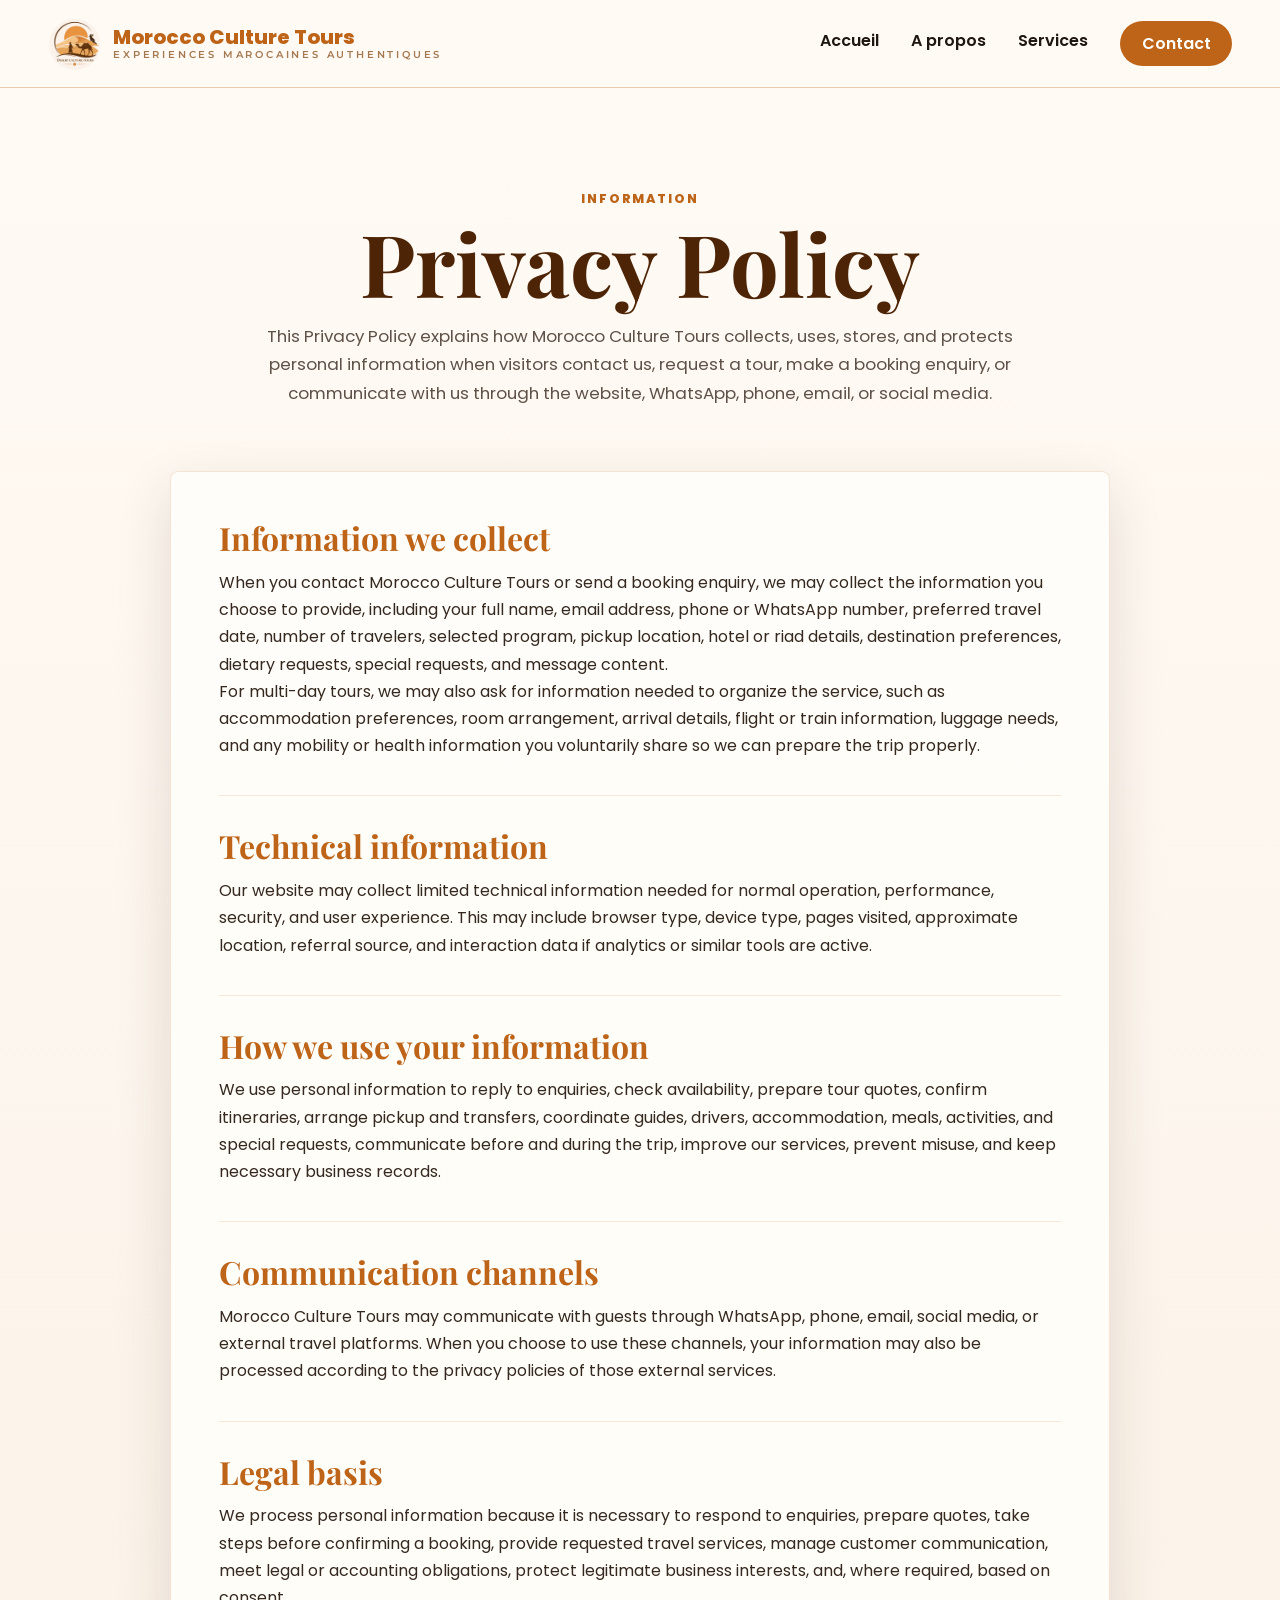
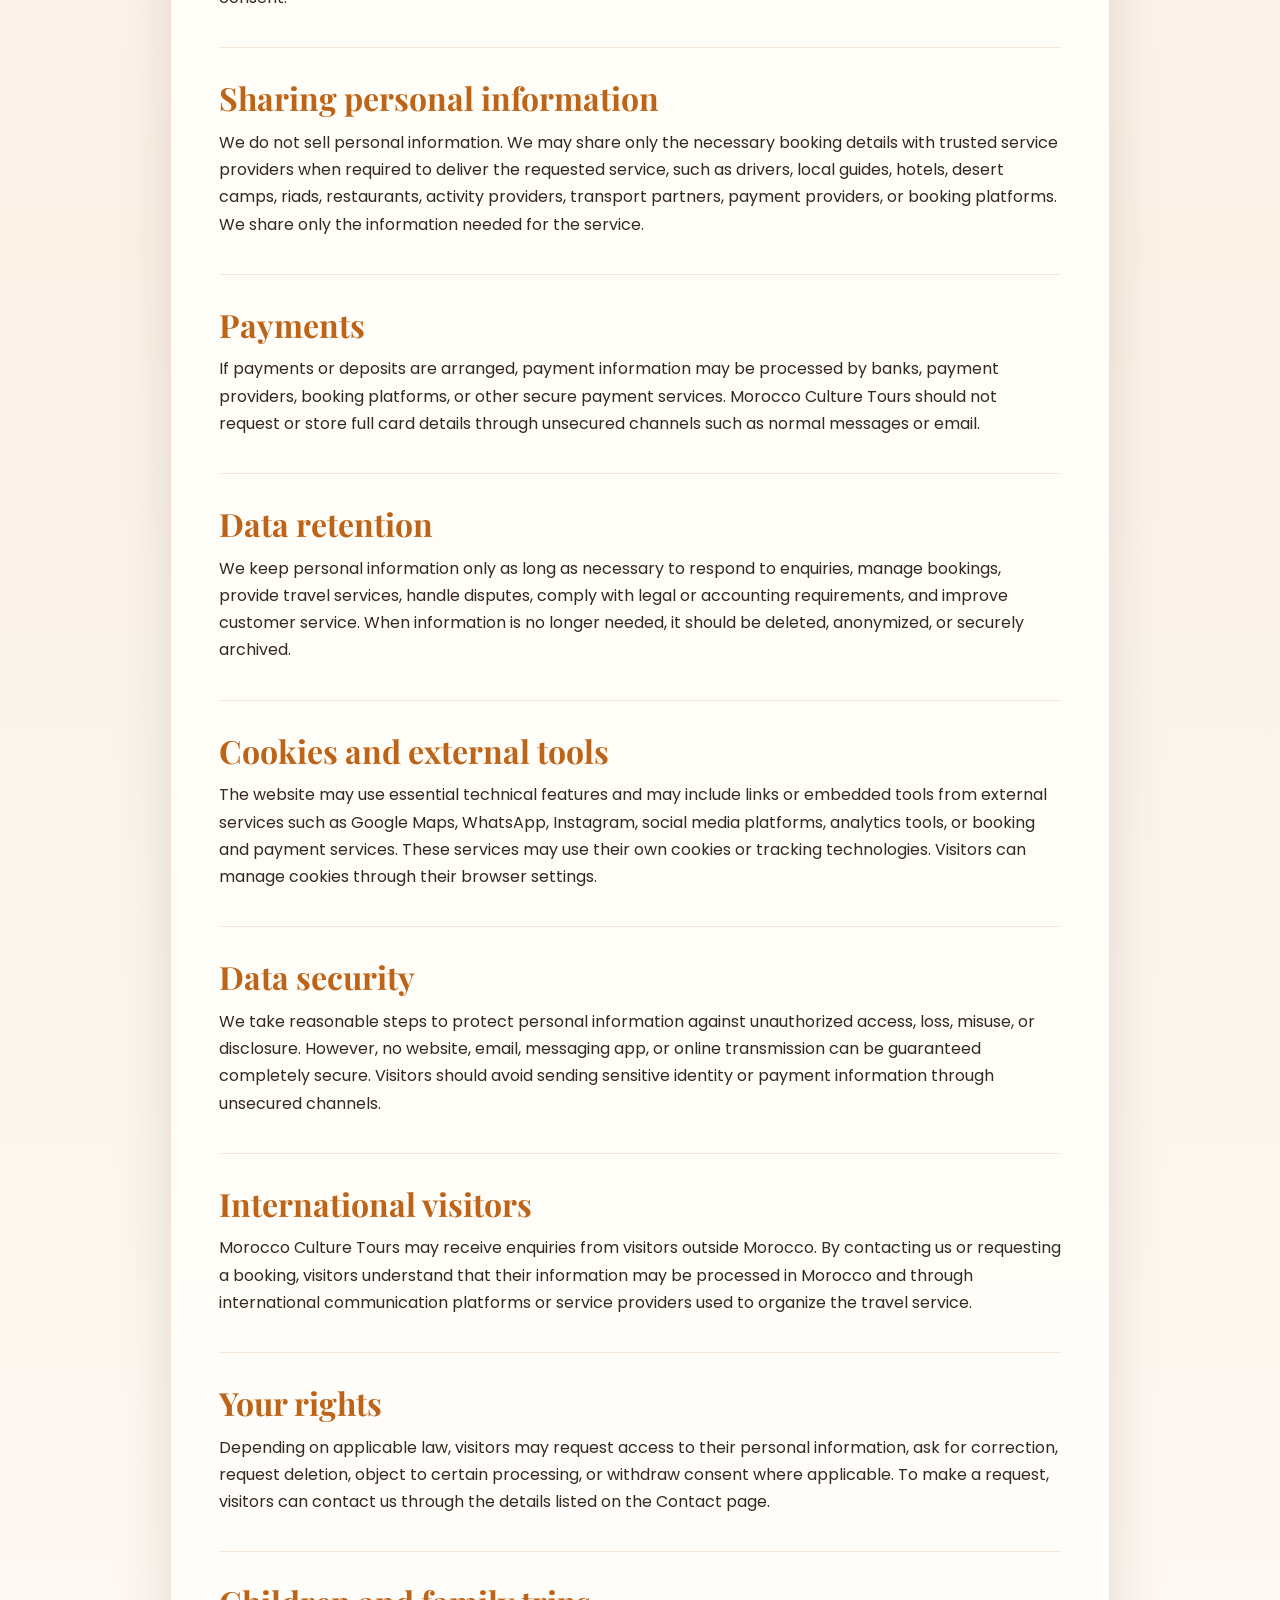
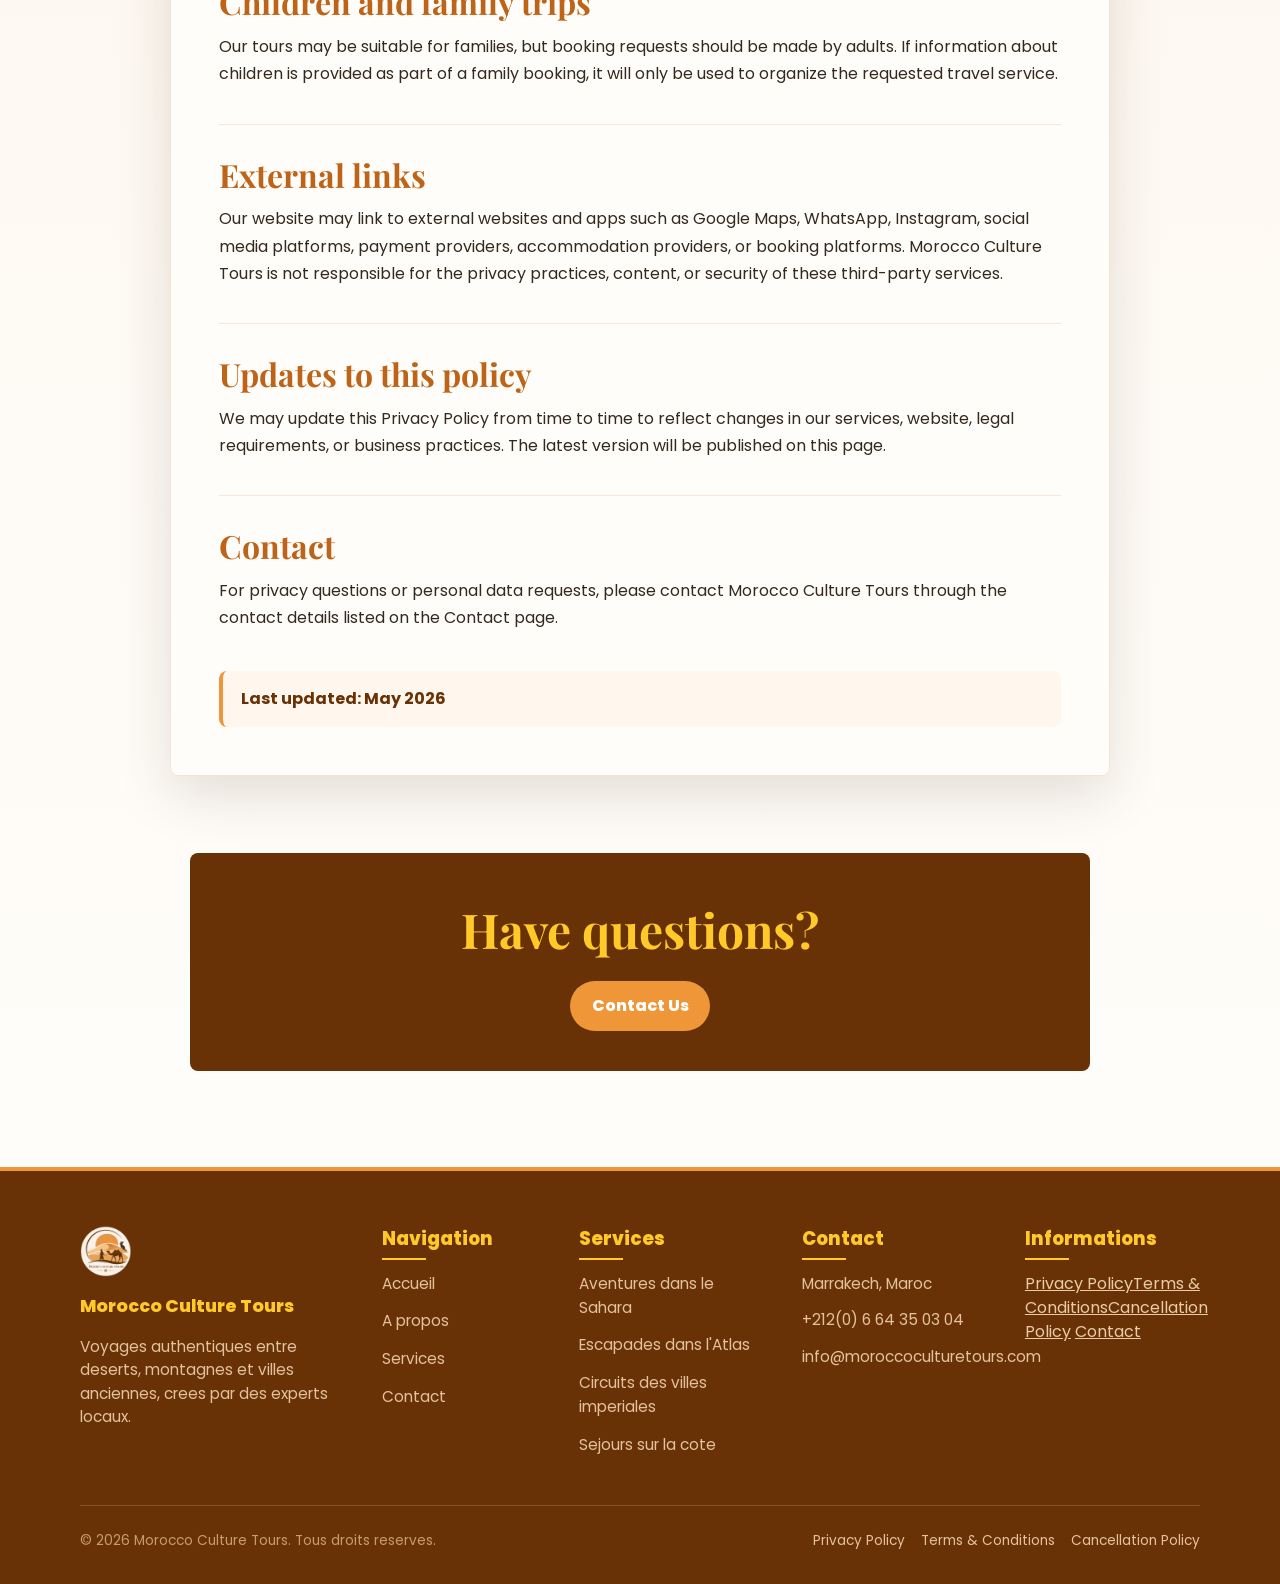
<file: privacy-policy.html>
<!DOCTYPE html>
<html lang="fr">
  <head>
    <meta charset="UTF-8" />
    <meta name="viewport" content="width=device-width, initial-scale=1.0" />
    <title>Privacy Policy | Morocco Culture Tours</title>
    <meta name="description" content="Learn how Morocco Culture Tours collects, uses, and protects personal information for tour enquiries, bookings, transfers, and travel services in Morocco." />
    <link rel="icon" href="assets/img/logo.png" />
    <link rel="preconnect" href="https://fonts.googleapis.com" />
    <link rel="preconnect" href="https://fonts.gstatic.com" crossorigin />
    <link href="https://fonts.googleapis.com/css2?family=Great+Vibes&family=Montserrat:wght@400;500;600;700;800&family=Playfair+Display:wght@500;600;700;800&family=Poppins:wght@400;500;600;700&display=swap" rel="stylesheet" />
    <link rel="stylesheet" href="assets/css/style.css" />
  </head>
  <body>
    <!-- This page contains standard market-based policy text and should be reviewed by the business owner before publishing. -->
    <a class="skip-link" href="#main">Skip to content</a>
    <div id="site-header"></div>
    <main id="main" class="legal-page"><section class="legal-hero"><p class="section-kicker">Information</p><h1>Privacy Policy</h1><p>This Privacy Policy explains how Morocco Culture Tours collects, uses, stores, and protects personal information when visitors contact us, request a tour, make a booking enquiry, or communicate with us through the website, WhatsApp, phone, email, or social media.</p></section><section class="legal-content"><article class="legal-card">
      <section class="legal-section"><h2>Information we collect</h2><p>When you contact Morocco Culture Tours or send a booking enquiry, we may collect the information you choose to provide, including your full name, email address, phone or WhatsApp number, preferred travel date, number of travelers, selected program, pickup location, hotel or riad details, destination preferences, dietary requests, special requests, and message content.</p><p>For multi-day tours, we may also ask for information needed to organize the service, such as accommodation preferences, room arrangement, arrival details, flight or train information, luggage needs, and any mobility or health information you voluntarily share so we can prepare the trip properly.</p></section>
      <section class="legal-section"><h2>Technical information</h2><p>Our website may collect limited technical information needed for normal operation, performance, security, and user experience. This may include browser type, device type, pages visited, approximate location, referral source, and interaction data if analytics or similar tools are active.</p></section>
      <section class="legal-section"><h2>How we use your information</h2><p>We use personal information to reply to enquiries, check availability, prepare tour quotes, confirm itineraries, arrange pickup and transfers, coordinate guides, drivers, accommodation, meals, activities, and special requests, communicate before and during the trip, improve our services, prevent misuse, and keep necessary business records.</p></section>
      <section class="legal-section"><h2>Communication channels</h2><p>Morocco Culture Tours may communicate with guests through WhatsApp, phone, email, social media, or external travel platforms. When you choose to use these channels, your information may also be processed according to the privacy policies of those external services.</p></section>
      <section class="legal-section"><h2>Legal basis</h2><p>We process personal information because it is necessary to respond to enquiries, prepare quotes, take steps before confirming a booking, provide requested travel services, manage customer communication, meet legal or accounting obligations, protect legitimate business interests, and, where required, based on consent.</p></section>
      <section class="legal-section"><h2>Sharing personal information</h2><p>We do not sell personal information. We may share only the necessary booking details with trusted service providers when required to deliver the requested service, such as drivers, local guides, hotels, desert camps, riads, restaurants, activity providers, transport partners, payment providers, or booking platforms. We share only the information needed for the service.</p></section>
      <section class="legal-section"><h2>Payments</h2><p>If payments or deposits are arranged, payment information may be processed by banks, payment providers, booking platforms, or other secure payment services. Morocco Culture Tours should not request or store full card details through unsecured channels such as normal messages or email.</p></section>
      <section class="legal-section"><h2>Data retention</h2><p>We keep personal information only as long as necessary to respond to enquiries, manage bookings, provide travel services, handle disputes, comply with legal or accounting requirements, and improve customer service. When information is no longer needed, it should be deleted, anonymized, or securely archived.</p></section>
      <section class="legal-section"><h2>Cookies and external tools</h2><p>The website may use essential technical features and may include links or embedded tools from external services such as Google Maps, WhatsApp, Instagram, social media platforms, analytics tools, or booking and payment services. These services may use their own cookies or tracking technologies. Visitors can manage cookies through their browser settings.</p></section>
      <section class="legal-section"><h2>Data security</h2><p>We take reasonable steps to protect personal information against unauthorized access, loss, misuse, or disclosure. However, no website, email, messaging app, or online transmission can be guaranteed completely secure. Visitors should avoid sending sensitive identity or payment information through unsecured channels.</p></section>
      <section class="legal-section"><h2>International visitors</h2><p>Morocco Culture Tours may receive enquiries from visitors outside Morocco. By contacting us or requesting a booking, visitors understand that their information may be processed in Morocco and through international communication platforms or service providers used to organize the travel service.</p></section>
      <section class="legal-section"><h2>Your rights</h2><p>Depending on applicable law, visitors may request access to their personal information, ask for correction, request deletion, object to certain processing, or withdraw consent where applicable. To make a request, visitors can contact us through the details listed on the Contact page.</p></section>
      <section class="legal-section"><h2>Children and family trips</h2><p>Our tours may be suitable for families, but booking requests should be made by adults. If information about children is provided as part of a family booking, it will only be used to organize the requested travel service.</p></section>
      <section class="legal-section"><h2>External links</h2><p>Our website may link to external websites and apps such as Google Maps, WhatsApp, Instagram, social media platforms, payment providers, accommodation providers, or booking platforms. Morocco Culture Tours is not responsible for the privacy practices, content, or security of these third-party services.</p></section>
      <section class="legal-section"><h2>Updates to this policy</h2><p>We may update this Privacy Policy from time to time to reflect changes in our services, website, legal requirements, or business practices. The latest version will be published on this page.</p></section>
      <section class="legal-section"><h2>Contact</h2><p>For privacy questions or personal data requests, please contact Morocco Culture Tours through the contact details listed on the Contact page.</p></section>
      <div class="legal-updated">Last updated: May 2026</div></article></section><section class="legal-cta"><h2>Have questions?</h2><a href="contact.html">Contact Us</a></section></main>
    <div id="site-footer"></div>
    <script src="assets/js/script.js"></script>
  </body>
</html>
</file>
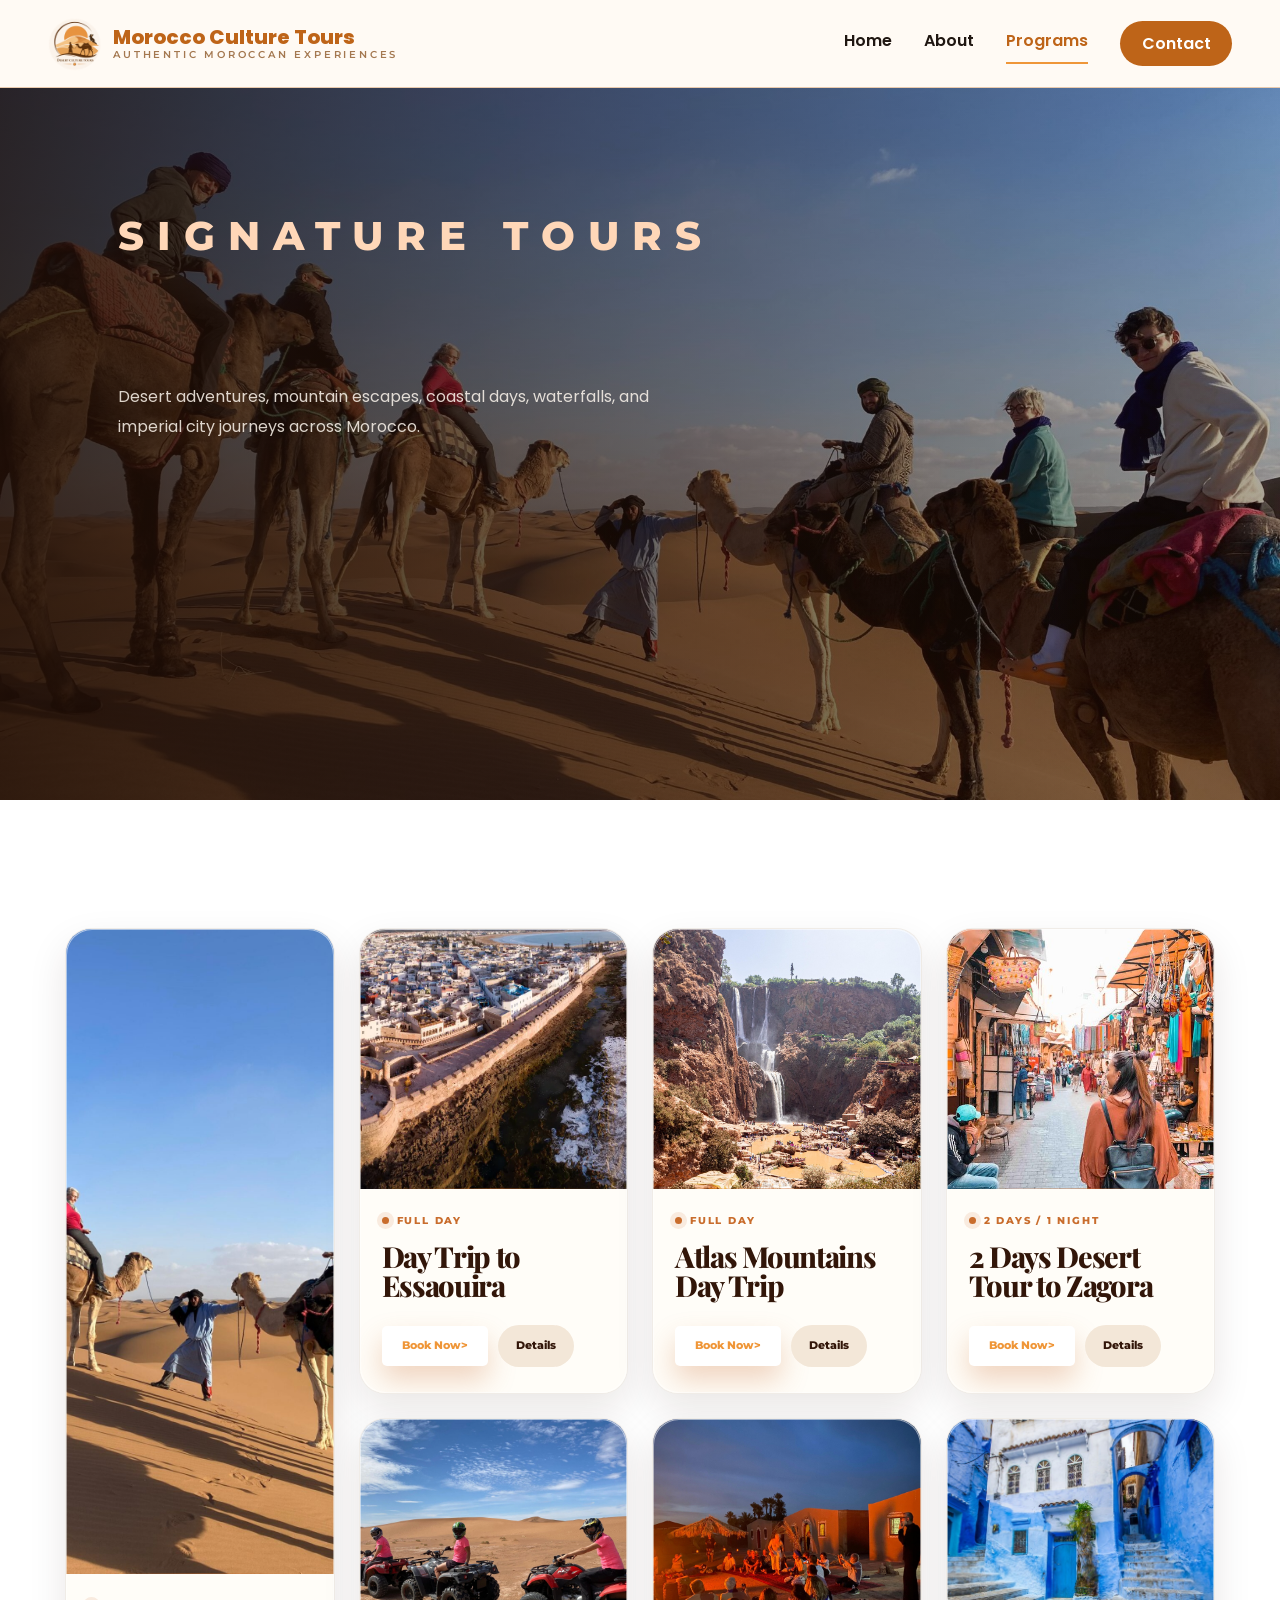
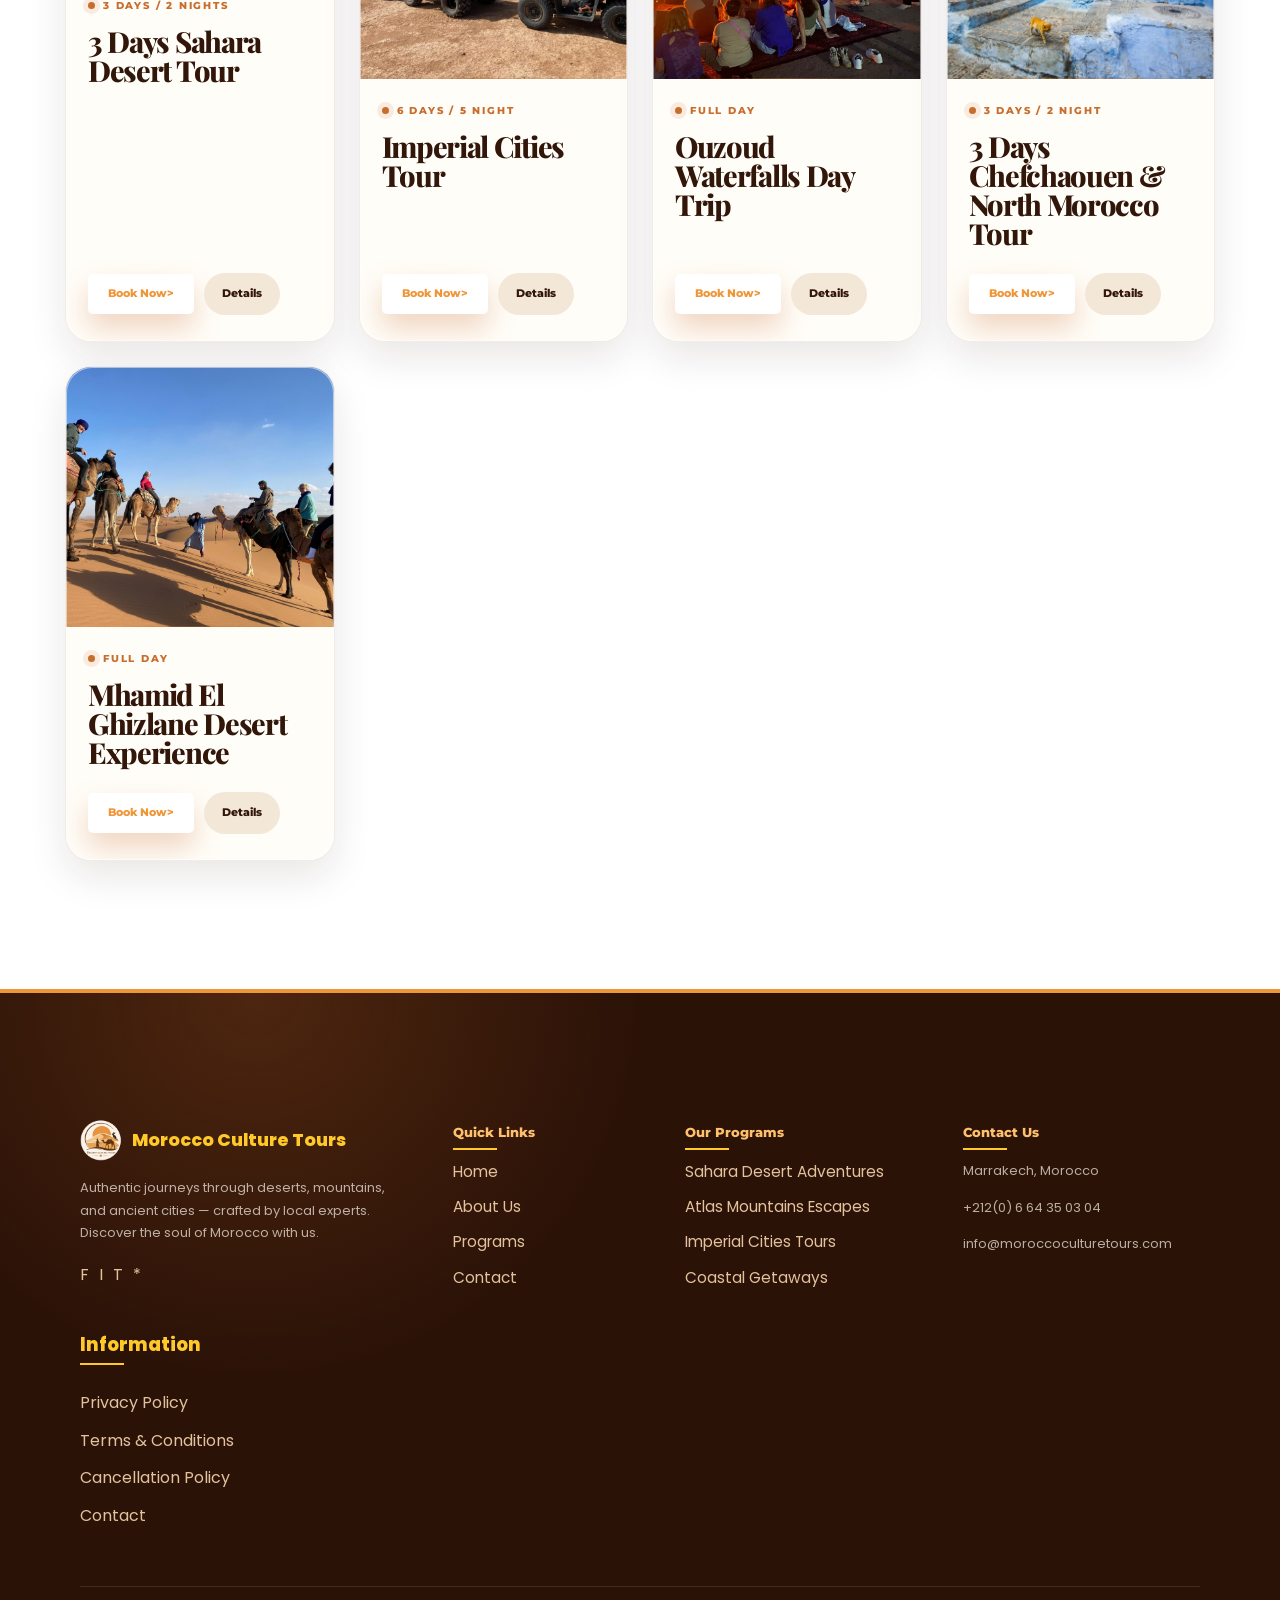
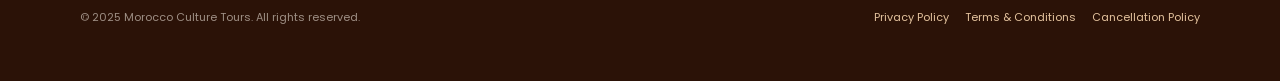
<file: programs.html>
﻿<!DOCTYPE html>
<html lang="en">
  <head>
    <meta charset="UTF-8" />
    <meta name="viewport" content="width=device-width, initial-scale=1.0" />
    <title>Programs | Morocco Culture Tours</title>
    <meta name="description" content="Explore Morocco Culture Tours programs including Sahara desert tours, Essaouira, Atlas Mountains, Ouzoud, imperial cities, and Chefchaouen." />
    <link rel="icon" href="assets/images/logo.png" />
    <link rel="preconnect" href="https://fonts.googleapis.com" />
    <link rel="preconnect" href="https://fonts.gstatic.com" crossorigin />
    <link href="https://fonts.googleapis.com/css2?family=Great+Vibes&family=Montserrat:wght@400;500;600;700;800&family=Playfair+Display:wght@500;600;700;800&family=Poppins:wght@400;500;600;700&display=swap" rel="stylesheet" />
    <link rel="stylesheet" href="assets/css/style.css" />
    
<style>
  :root {
    --mct-cream: #f7efe3;
    --mct-light: #fffaf2;
    --mct-card: #fffdf8;
    --mct-brown: #321609;
    --mct-brown-2: #4a2410;
    --mct-muted: #7a6250;
    --mct-orange: #c96d2d;
    --mct-orange-dark: #8e3f12;
    --mct-gold: #f4b35f;
    --mct-line: rgba(50, 22, 9, 0.1);
    --mct-shadow: 0 26px 70px rgba(50, 22, 9, 0.16);
    --mct-soft-shadow: 0 16px 38px rgba(50, 22, 9, 0.1);
    --mct-radius: 26px;
  }

  * {
    box-sizing: border-box;
  }

  html {
    scroll-behavior: smooth;
  }

  body {
    margin: 0;
    color: var(--mct-brown);
    background:
      radial-gradient(circle at 86% 14%, rgba(201, 109, 45, 0.16), transparent 30rem),
      radial-gradient(circle at 8% 48%, rgba(244, 179, 95, 0.12), transparent 34rem),
      linear-gradient(180deg, #fffaf2 0%, var(--mct-cream) 46%, #fffaf2 100%);
    font-family: "Poppins", Arial, sans-serif;
    overflow-x: hidden;
  }

  body::before {
    content: "";
    position: fixed;
    inset: 0;
    pointer-events: none;
    opacity: 0.17;
    background-image:
      linear-gradient(rgba(50, 22, 9, 0.045) 1px, transparent 1px),
      linear-gradient(90deg, rgba(50, 22, 9, 0.045) 1px, transparent 1px);
    background-size: 48px 48px;
    mask-image: linear-gradient(to bottom, transparent, #000 16%, #000 82%, transparent);
    z-index: -1;
  }

  img {
    max-width: 100%;
    display: block;
  }

  a {
    color: inherit;
    text-decoration: none;
  }

  .skip-link {
    position: absolute;
    left: -999px;
    top: 12px;
    background: var(--mct-brown);
    color: #fff;
    padding: 10px 14px;
    border-radius: 999px;
    z-index: 1000;
  }

  .skip-link:focus {
    left: 12px;
  }

  .container {
    width: min(1120px, calc(100% - 40px));
    margin-inline: auto;
  }

  .page-hero {
    position: relative;
    min-height: clamp(420px, 58vh, 560px);
    display: grid;
    align-items: end;
    overflow: hidden;
    isolation: isolate;
    padding: 118px 0 clamp(58px, 8vh, 82px);
    background:
      linear-gradient(90deg, rgba(31, 14, 6, 0.84) 0%, rgba(31, 14, 6, 0.5) 45%, rgba(31, 14, 6, 0.12) 100%),
      linear-gradient(180deg, rgba(31, 14, 6, 0.08) 0%, rgba(31, 14, 6, 0.42) 100%),
      url("assets/images/hero-sahara.jpeg") center 52% / cover no-repeat;
  }

  .page-hero::before {
    content: "Programs";
    position: absolute;
    left: clamp(18px, 7vw, 110px);
    top: clamp(86px, 12vh, 118px);
    font-family: "Montserrat", sans-serif;
    font-size: clamp(4rem, 9vw, 8rem);
    line-height: 0.82;
    font-weight: 800;
    letter-spacing: -0.07em;
    color: rgba(255, 250, 242, 0.13);
    z-index: 0;
    pointer-events: none;
  }

  .page-hero::after {
    content: "";
    position: absolute;
    left: 0;
    right: 0;
    bottom: -1px;
    height: 34%;
    background:
      linear-gradient(180deg, transparent 0%, rgba(247, 239, 227, 0.72) 76%, var(--mct-cream) 100%);
    z-index: 0;
  }

  .page-hero .container {
    position: relative;
    z-index: 2;
    padding-left: clamp(0px, 3vw, 42px);
  }

  .page-hero .container::before,
  .page-hero .container::after {
    position: relative;
    z-index: 1;
  }

  .page-hero .container::before {
    content: "Signature tours";
    display: inline-block;
    margin-bottom: 20px;
    color: #ffd7b8;
    font-family: "Montserrat", sans-serif;
    font-size: 40px;
    font-weight: 800;
    letter-spacing: 0.32em;
    text-transform: uppercase;
  }

  .page-hero .container::after {
    content: "Desert adventures, mountain escapes, coastal days, waterfalls, and imperial city journeys across Morocco.";
    display: block;
    max-width: 560px;
    margin-top: 18px;
    color: rgba(255, 248, 239, 0.84);
    font-size: 16px;
    line-height: 1.85;
  }

  .page-hero .container > h1::before {
    content: "";
    position: absolute;
    left: 0;
    top: -8px;
    bottom: -12px;
    width: 1px;
    background: linear-gradient(180deg, rgba(255, 216, 184, 0), rgba(255, 216, 184, 0.62), rgba(255, 216, 184, 0));
  }

  .page-hero .container > h1 {
    position: relative;
  }

  .page-hero h1 {
    max-width: 640px;
    margin: 0;
    color: #fff8ef;
    font-family: "Playfair Display", Georgia, serif;
    font-size: clamp(3.7rem, 6.8vw, 6rem);
    line-height: 0.9;
    letter-spacing: -0.055em;
    text-shadow: 0 20px 52px rgba(0, 0, 0, 0.38);
  }

  .program-list {
    position: relative;
    padding: clamp(84px, 10vw, 140px) 0;
  }

  .program-list::before {
    
    display: block;
    width: min(1120px, calc(100% - 40px));
    margin: 0 auto 42px;
    color: var(--mct-brown);
    font-family: "Playfair Display", Georgia, serif;
    font-size: clamp(2.7rem, 5vw, 5rem);
    line-height: 0.92;
    letter-spacing: -0.05em;
  }

  .program-list::after {
  
    display: block;
    width: min(1120px, calc(100% - 40px));
    margin: -28px auto 48px;
    color: var(--mct-muted);
    font-size: 15px;
    line-height: 1.8;
  }

  .program-list > .container {
    display: grid;
    grid-template-columns: repeat(4, minmax(0, 1fr));
    gap: 24px;
    align-items: stretch;
  }

  .program-card {
    position: relative;
    min-height: 100%;
    display: flex;
    flex-direction: column;
    border-radius: 26px;
    overflow: hidden;
    background: var(--mct-card);
    box-shadow: var(--mct-soft-shadow);
    border: 1px solid rgba(50, 22, 9, 0.07);
    transition: transform 0.32s ease, box-shadow 0.32s ease;
  }

  .program-card::before {
    content: "";
    position: absolute;
    inset: 0;
    pointer-events: none;
    border-radius: inherit;
    box-shadow: inset 0 0 0 1px rgba(255, 255, 255, 0.52);
    z-index: 3;
  }

  .program-card:hover {
    transform: translateY(-9px);
    box-shadow: var(--mct-shadow);
  }

  .program-card > img {
    width: 100%;
    height: 260px;
    object-fit: cover;
    transition: transform 0.5s ease;
  }

  .program-card:hover > img {
    transform: scale(1.055);
  }

  .program-summary {
    position: relative;
    flex: 1;
    display: flex;
    flex-direction: column;
    padding: 24px 22px 26px;
    background: var(--mct-card);
  }

  .program-summary::before {
    content: "";
    position: absolute;
    left: 22px;
    right: 22px;
    top: -1px;
    height: 1px;
    background: linear-gradient(90deg, transparent, rgba(201, 109, 45, 0.42), transparent);
  }

  .duration {
    display: inline-flex;
    align-items: center;
    gap: 8px;
    margin-bottom: 14px;
    color: var(--mct-orange);
    font-family: "Montserrat", sans-serif;
    font-size: 10px;
    font-weight: 800;
    letter-spacing: 0.18em;
    text-transform: uppercase;
  }

  .duration::before {
    content: "";
    width: 7px;
    height: 7px;
    border-radius: 50%;
    background: var(--mct-orange);
    box-shadow: 0 0 0 5px rgba(201, 109, 45, 0.12);
  }

  .program-summary h2 {
    margin: 0;
    color: var(--mct-brown);
    font-family: "Playfair Display", Georgia, serif;
    font-size: 29px;
    line-height: 1.01;
    letter-spacing: -0.045em;
  }

  .program-actions {
    display: flex;
    gap: 10px;
    flex-wrap: wrap;
    margin-top: auto;
    padding-top: 24px;
  }

  .mct-button,
  .details-toggle {
    min-height: 42px;
    display: inline-flex;
    align-items: center;
    justify-content: center;
    border-radius: 999px;
    padding: 0 18px;
    border: 0;
    cursor: pointer;
    font-family: "Montserrat", sans-serif;
    font-size: 11px;
    font-weight: 800;
    transition: transform 0.25s ease, box-shadow 0.25s ease, background 0.25s ease;
  }

  .mct-button {
    color: #fff;
    background: linear-gradient(135deg, var(--mct-orange), var(--mct-orange-dark));
    box-shadow: 0 14px 28px rgba(201, 109, 45, 0.28);
  }

  .details-toggle {
    color: var(--mct-brown);
    background: #f3e7d8;
  }

  .mct-button:hover,
  .details-toggle:hover {
    transform: translateY(-2px);
  }

  .details-toggle:hover {
    background: #ead7c1;
  }

  .program-details {
    display: none;
    padding: 26px 24px 28px;
    background:
      radial-gradient(circle at 100% 0%, rgba(201, 109, 45, 0.13), transparent 15rem),
      linear-gradient(180deg, #fff8ef, #fffaf4);
    border-top: 1px solid var(--mct-line);
  }

  .program-details.is-open,
  .program-card.active .program-details {
    display: block;
    animation: detailsOpen 0.35s ease both;
  }

  @keyframes detailsOpen {
    from {
      opacity: 0;
      transform: translateY(-8px);
    }

    to {
      opacity: 1;
      transform: translateY(0);
    }
  }

  .program-details h2 {
    margin: 0 0 8px;
    color: var(--mct-orange);
    font-family: "Montserrat", sans-serif;
    font-size: 10px;
    font-weight: 800;
    letter-spacing: 0.28em;
    text-transform: uppercase;
  }

  .program-details h3 {
    margin: 0 0 20px;
    color: var(--mct-brown);
    font-family: "Playfair Display", Georgia, serif;
    font-size: 27px;
    line-height: 1.05;
    letter-spacing: -0.04em;
  }

  .program-details h4 {
    margin: 22px 0 10px;
    color: var(--mct-brown-2);
    font-family: "Montserrat", sans-serif;
    font-size: 11px;
    font-weight: 800;
    text-transform: uppercase;
    letter-spacing: 0.16em;
  }

  .program-details p {
    margin: 0;
    color: var(--mct-muted);
    font-size: 14px;
    line-height: 1.85;
  }

  .program-details ul {
    margin: 10px 0 0;
    padding: 0;
    list-style: none;
    display: grid;
    gap: 8px;
  }

  .program-details li {
    position: relative;
    padding-left: 20px;
    color: var(--mct-muted);
    font-size: 14px;
    line-height: 1.65;
  }

  .program-details li::before {
    content: "";
    position: absolute;
    left: 0;
    top: 0.7em;
    width: 7px;
    height: 7px;
    border-radius: 50%;
    background: var(--mct-orange);
  }

  body.modal-open {
    overflow: hidden;
  }

  .program-modal {
    position: fixed;
    inset: 0;
    z-index: 500;
    display: grid;
    place-items: center;
    padding: 28px;
    opacity: 0;
    pointer-events: none;
    transition: opacity 0.24s ease;
  }

  .program-modal.is-open {
    opacity: 1;
    pointer-events: auto;
  }

  .program-modal__backdrop {
    position: absolute;
    inset: 0;
    background: rgba(31, 14, 6, 0.72);
    backdrop-filter: blur(10px);
  }

  .program-modal__dialog {
    position: relative;
    z-index: 1;
    width: min(880px, 100%);
    max-height: min(84vh, 820px);
    overflow: auto;
    padding: clamp(26px, 4vw, 46px);
    border-radius: 30px;
    background:
      radial-gradient(circle at 100% 0%, rgba(201, 109, 45, 0.13), transparent 20rem),
      linear-gradient(180deg, #fffdf8, #fff7ec);
    box-shadow: 0 44px 120px rgba(20, 8, 2, 0.42);
    border: 1px solid rgba(255, 255, 255, 0.5);
    transform: translateY(18px) scale(0.98);
    transition: transform 0.28s cubic-bezier(0.2, 0.8, 0.2, 1);
  }

  .program-modal.is-open .program-modal__dialog {
    transform: translateY(0) scale(1);
  }

  .program-modal__close {
    position: sticky;
    top: 0;
    float: right;
    z-index: 2;
    width: 42px;
    height: 42px;
    margin: -10px -10px 10px 18px;
    border: 0;
    border-radius: 50%;
    color: var(--mct-brown);
    background: #f3e7d8;
    cursor: pointer;
    font-size: 26px;
    line-height: 1;
    box-shadow: 0 12px 28px rgba(50, 22, 9, 0.12);
    transition: transform 0.22s ease, background 0.22s ease;
  }

  .program-modal__close:hover,
  .program-modal__close:focus-visible {
    transform: translateY(-2px);
    background: #ead7c1;
    outline: none;
  }

  .program-modal__content .program-details {
    display: block;
    padding: 0;
    border: 0;
    background: transparent;
  }

  .program-modal__content .program-details h2 {
    color: var(--mct-orange);
  }

  .program-modal__content .program-details h3 {
    max-width: 680px;
    margin-bottom: 24px;
    font-size: clamp(2rem, 4vw, 3.25rem);
  }

  .program-modal__content .program-details h4 {
    margin-top: 26px;
  }

  .program-modal__content .program-details ul {
    grid-template-columns: repeat(2, minmax(0, 1fr));
    gap: 10px 18px;
  }

  @media (prefers-reduced-motion: reduce) {
    .program-modal,
    .program-modal__dialog {
      transition: none;
    }
  }

  .mct-footer {
    background:
      radial-gradient(circle at 20% 0%, rgba(201, 109, 45, 0.22), transparent 24rem),
      #2b1207;
    color: rgba(255, 248, 239, 0.82);
    padding: 72px 0 24px;
  }

  .mct-footer-container {
    width: min(1120px, calc(100% - 40px));
    margin: 0 auto;
  }

  .mct-footer-grid {
    display: grid;
    grid-template-columns: 1.4fr 0.8fr 1fr 1fr;
    gap: 42px;
  }

  .mct-footer-logo {
    display: flex;
    align-items: center;
    gap: 10px;
    color: #fff;
    font-weight: 800;
  }

  .mct-footer-logo img {
    width: 42px;
    height: 42px;
  }

  .mct-footer-tagline,
  .mct-footer-contact p {
    color: rgba(255, 248, 239, 0.68);
    line-height: 1.75;
    font-size: 13px;
  }

  .mct-footer-social {
    display: flex;
    gap: 10px;
    margin-top: 18px;
  }

  .mct-footer-social a {
    width: 30px;
    height: 30px;
    border-radius: 50%;
    display: grid;
    place-items: center;
    border: 1px solid rgba(255, 248, 239, 0.18);
    font-size: 12px;
  }

  .mct-footer h4 {
    margin: 4px 0 18px;
    color: #ffc06d;
    font-family: "Montserrat", sans-serif;
    font-size: 13px;
  }

  .mct-footer-links {
    list-style: none;
    padding: 0;
    margin: 0;
    display: grid;
    gap: 12px;
    font-size: 13px;
  }

  .mct-footer-bottom {
    margin-top: 58px;
    padding-top: 22px;
    border-top: 1px solid rgba(255, 248, 239, 0.1);
    display: flex;
    justify-content: space-between;
    font-size: 11px;
    color: rgba(255, 248, 239, 0.54);
  }

  .reveal {
    animation: riseIn 0.75s ease both;
  }

  @keyframes riseIn {
    from {
      opacity: 0;
      transform: translateY(24px);
    }

    to {
      opacity: 1;
      transform: translateY(0);
    }
  }

  @media (max-width: 1180px) {
    .program-list > .container {
      grid-template-columns: repeat(3, minmax(0, 1fr));
    }
  }

  @media (max-width: 980px) {
    .program-list > .container {
      grid-template-columns: repeat(2, minmax(0, 1fr));
    }

    .mct-footer-grid {
      grid-template-columns: 1fr 1fr;
    }
  }

  @media (max-width: 620px) {
    .container,
    .mct-footer-container,
    .program-list::before,
    .program-list::after {
      width: min(100% - 28px, 1120px);
    }

    .page-hero {
      min-height: 430px;
      padding: 104px 0 58px;
      background-position: 42% center;
    }

    .page-hero::before {
      top: 92px;
      font-size: clamp(3.6rem, 16vw, 5.6rem);
    }

    .page-hero h1 {
      font-size: clamp(3.2rem, 14vw, 4.8rem);
      letter-spacing: -0.045em;
    }

    .page-hero .container {
      padding-left: 0;
    }

    .page-hero .container > h1::before {
      display: none;
    }

    .page-hero .container::after {
      font-size: 14px;
      line-height: 1.7;
    }

    .program-list {
      padding: 68px 0 88px;
    }

    .program-list::before {
      margin-bottom: 38px;
      font-size: clamp(2.5rem, 12vw, 4rem);
    }

    .program-list::after {
      margin-top: -24px;
      margin-bottom: 40px;
    }

    .program-list > .container {
      grid-template-columns: 1fr;
      gap: 22px;
    }

    .program-card {
      min-height: auto;
      border-radius: 24px;
    }

    .program-card > img {
      height: 255px;
    }

    .program-summary h2 {
      font-size: 31px;
    }

    .program-modal {
      padding: 14px;
      align-items: end;
    }

    .program-modal__dialog {
      max-height: 88vh;
      border-radius: 24px 24px 0 0;
    }

    .program-modal__content .program-details ul {
      grid-template-columns: 1fr;
    }

    .program-actions {
      width: 100%;
    }

    .mct-button,
    .details-toggle {
      flex: 1;
    }

    .mct-footer-grid {
      grid-template-columns: 1fr;
    }

    .mct-footer-bottom {
      flex-direction: column;
      gap: 12px;
    }
  }
</style>
  </head>
  <body>
    <a class="skip-link" href="#main">Skip to content</a>
    <header class="mct-header">
      <a class="mct-brand" href="index.html" aria-label="Morocco Culture Tours home"><img src="assets/images/logo.png" alt="Morocco Culture Tours Logo" width="64" height="64" /><span class="mct-site-name"><span class="main-name">Morocco Culture Tours</span><span class="sub-name">Authentic Moroccan Experiences</span></span></a>
      <button class="mct-toggle" type="button" aria-label="Open menu" aria-expanded="false" aria-controls="mainNav"><span></span><span></span><span></span></button>
      <nav aria-label="Primary navigation"><ul class="mct-nav" id="mainNav"><li><a href="index.html">Home</a></li><li><a href="about.html">About</a></li><li class="active"><a href="programs.html">Programs</a></li><li><a href="contact.html" class="mct-contact-btn">Contact</a></li></ul></nav>
    </header>
    <main id="main">
      <section class="page-hero programs-hero"><div class="container reveal"><h1>Programs</h1></div></section>
      <section class="program-list">
        <div class="container">
          <article class="program-card reveal">
            <img src="assets/images/hero-sahara.jpeg" alt="3 Days Sahara Desert Tour" />
            <div class="program-summary"><span class="duration">3 Days / 2 Nights</span><h2>3 Days Sahara Desert Tour</h2><div class="program-actions"><a class="mct-button" href="contact.html">Book Now</a><button class="details-toggle" type="button" data-details-target="sahara">Details</button></div></div>
            <div class="program-details" id="sahara"><h2>Book Now</h2><h3>3 Days Sahara Desert Tour from Marrakech</h3><h4>Overview</h4><p>Experience one of Moroccoâ€™s most iconic adventures. Travel through the High Atlas Mountains, visit ancient kasbahs, and reach the golden dunes of Merzouga for a magical desert experience.</p><h4>Route/stops</h4><ul><li>Marrakech</li><li>Ait Ben Haddou</li><li>Dades</li><li>Todra Gorges</li><li>Merzouga</li><li>Ouarzazate</li><li>Marrakech</li></ul><h4>Highlights</h4><ul><li>Camel trekking in the Sahara</li><li>Overnight in desert camp</li><li>Visit Ait Ben Haddou (UNESCO site)</li><li>Stunning mountain landscapes</li></ul><h4>Includes</h4><ul><li>Transport</li><li>Dinner &amp; breakfast</li><li>Camel ride</li></ul><h4>Excludes</h4><ul><li>Lunches &amp; Drinks</li><li>Personal expenses</li></ul></div>
          </article>
          <article class="program-card reveal">
            <img src="assets/images/program-essaouira.webp" alt="Day Trip to Essaouira" />
            <div class="program-summary"><span class="duration">Full Day</span><h2>Day Trip to Essaouira</h2><div class="program-actions"><a class="mct-button" href="contact.html">Book Now</a><button class="details-toggle" type="button" data-details-target="essaouira">Details</button></div></div>
            <div class="program-details" id="essaouira"><h2>Book Now</h2><h3>Day Trip to Essaouira</h3><h4>Overview</h4><p>Enjoy a refreshing escape from the busy streets of Marrakech with a day trip to the charming coastal town of Essaouira. Travel through scenic landscapes dotted with argan trees and small Berber villages before reaching the Atlantic coast.</p><h4>Route/stops</h4><ul><li>Marrakech</li><li>Essaouira</li><li>Marrakech</li></ul><h4>Highlights</h4><ul><li>UNESCO-listed medina</li><li>Ocean views &amp; beach walk</li><li>Fresh seafood</li><li>Relaxed coastal vibe</li></ul><h4>Includes</h4><ul><li>Round-trip transport</li><li>Professional driver</li></ul><h4>Excludes</h4><ul><li>Meals</li><li>Personal expenses</li></ul></div>
          </article>
          <article class="program-card reveal">
            <img src="assets/images/program-atlas.jpg" alt="Atlas Mountains Day Trip" />
            <div class="program-summary"><span class="duration">Full Day</span><h2>Atlas Mountains Day Trip</h2><div class="program-actions"><a class="mct-button" href="contact.html">Book Now</a><button class="details-toggle" type="button" data-details-target="atlas">Details</button></div></div>
            <div class="program-details" id="atlas"><h2>Book Now</h2><h3>Atlas Mountains &amp; Berber Villages Day Trip</h3><h4>Overview</h4><p>Explore the peaceful beauty of the Atlas Mountains and experience authentic Berber culture. Walk through scenic trails and visit traditional villages surrounded by breathtaking landscapes.</p><h4>Route/stops</h4><ul><li>Marrakech</li><li>Imlil</li><li>Guided walk</li><li>Lunch</li><li>Marrakech</li></ul><h4>Highlights</h4><ul><li>Mountain landscapes</li><li>Berber village visits</li><li>Guided walk</li><li>Traditional lunch</li></ul><h4>Includes</h4><ul><li>Transport</li><li>Local guide</li></ul><h4>Excludes</h4><ul><li>Drinks</li><li>Personal expenses</li></ul></div>
          </article>
          <article class="program-card reveal">
            <img src="assets/images/program-zagora.jpg" alt="2 Days Desert Tour to Zagora" />
            <div class="program-summary"><span class="duration">2 Days / 1 Night</span><h2>2 Days Desert Tour to Zagora</h2><div class="program-actions"><a class="mct-button" href="contact.html">Book Now</a><button class="details-toggle" type="button" data-details-target="zagora">Details</button></div></div>
            <div class="program-details" id="zagora"><h2>Book Now</h2><h3>Atlas Mountains &amp; Berber Villages Day Trip</h3><h4>Overview</h4><p>Perfect for a short escape, this tour offers a quick but authentic desert experience. Travel trought the Atlas Mountains, visit Ait Ben Haddou, and enjoy a camel ride and overnight camp in Zagora.</p><h4>Route/stops</h4><ul><li>Marrakech</li><li>Ait Ben Haddou</li><li>Zagora</li><li>Ouarzazate</li><li>Marrakech</li></ul><h4>Highlights</h4><ul><li>Camel ride at sunset</li><li>Desert camp experience</li><li>Visit Ait Ben Haddou</li><li>Atlas Mountains views</li></ul><h4>Includes</h4><ul><li>Driver/guide</li><li>Desert camp</li></ul><h4>Excludes</h4><ul><li>Lunches &amp; Drinks</li><li>Personal expenses</li></ul></div>
          </article>
          <article class="program-card reveal">
            <img src="assets/images/program-imperial.jpeg" alt="Imperial Cities Tour" />
            <div class="program-summary"><span class="duration">6 Days / 5 Night</span><h2>Imperial Cities Tour</h2><div class="program-actions"><a class="mct-button" href="contact.html">Book Now</a><button class="details-toggle" type="button" data-details-target="imperial">Details</button></div></div>
            <div class="program-details" id="imperial"><h2>Book Now</h2><h3>Atlas Mountains &amp; Berber Villages Day Trip</h3><h4>Overview</h4><p>Dive into Moroccoâ€™s rich history by exploring its imperial cities. Discover ancient medinas, historical monuments, and vibrant culture across Casablanca, Rabat, and Fes.</p><h4>Route/stops</h4><ul><li>Casablanca</li><li>Rabbat</li><li>Fes</li><li>Beni Mellal</li><li>Marrakech</li></ul><h4>Highlights</h4><ul><li>Historic medinas</li><li>Cultural landmarks</li><li>Guided city tours</li><li>Diverse Moroccan heritage</li></ul><h4>Includes</h4><ul><li>Driver/guide</li><li>Accommodation</li></ul><h4>Excludes</h4><ul><li>Lunches &amp; dinners</li><li>Entrance fees</li></ul></div>
          </article>
          <article class="program-card reveal">
            <img src="assets/images/program-ouzoud.jpeg" alt="Ouzoud Waterfalls Day Trip" />
            <div class="program-summary"><span class="duration">Full day</span><h2>Ouzoud Waterfalls Day Trip</h2><div class="program-actions"><a class="mct-button" href="contact.html">Book Now</a><button class="details-toggle" type="button" data-details-target="ouzoud">Details</button></div></div>
            <div class="program-details" id="ouzoud"><h2>Book Now</h2><h3>Ouzoud Waterfalls Day Trip</h3><h4>Overview</h4><p>Visit the breathtaking Ouzoud Waterfalls, one of Moroccoâ€™s most beautiful natural attractions. Enjoy scenic walks, spot monkeys, and relax in a peaceful natural setting.</p><h4>Route/stops</h4><ul><li>Marrakech</li><li>Ouzoud</li><li>Free time</li><li>Marrakech</li></ul><h4>Highlights</h4><ul><li>110m waterfalls</li><li>Nature walk</li><li>Monkey spotting</li><li>Relaxing atmosphere</li></ul><h4>Includes</h4><ul><li>Transport</li><li>Driver</li></ul><h4>Excludes</h4><ul><li>Lunches &amp; dinners</li><li>Entrance fees</li></ul></div>
          </article>
          <article class="program-card reveal">
            <img src="assets/images/program-chefchaouen.jpg" alt="3 Days Chefchaouen and North Morocco Tour" />
            <div class="program-summary"><span class="duration">3 Days / 2 Night</span><h2>3 Days Chefchaouen &amp; North Morocco Tour</h2><div class="program-actions"><a class="mct-button" href="contact.html">Book Now</a><button class="details-toggle" type="button" data-details-target="chefchaouen">Details</button></div></div>
            <div class="program-details" id="chefchaouen"><h2>Book Now</h2><h3>3 Days Chefchaouen &amp; North Morocco Tour</h3><h4>Overview</h4><p>Explore the enchanting blue city of Chefchaouen on this scenic journey through northern Morocco. Travel from Marrakech across the Atlas Mountains, visit imperial cities like Rabat, and enjoy the charm of the Rif Mountains.</p><h4>Route/stops</h4><ul><li>Marrakech</li><li>Rabat</li><li>Chefchaouen</li><li>Casablanca</li></ul><h4>Highlights</h4><ul><li>Blue city of Chefchaouen</li><li>Visit Rabat (Kasbah Oudaya &amp; Hassan Tower)</li><li>Akchour waterfalls hike</li><li>Rif Mountains landscapes</li><li>Authentic local medina experience</li></ul><h4>Includes</h4><ul><li>Transport</li><li>Local guide</li><li>Pick-up &amp; drop-off</li></ul><h4>Excludes</h4><ul><li>Lunches &amp; Drinks</li><li>Personal expenses</li></ul></div>
          </article>
          <article class="program-card reveal">
            <img src="assets/images/hero-sahara.jpeg" alt="Mhamid El Ghizlane Desert Experience" />
            <div class="program-summary"><span class="duration">Full day</span><h2>Mhamid El Ghizlane Desert Experience</h2><div class="program-actions"><a class="mct-button" href="contact.html">Book Now</a><button class="details-toggle" type="button" data-details-target="mhamid">Details</button></div></div>
            <div class="program-details" id="mhamid"><h2>Book Now</h2><h3>Mhamid El Ghizlane Desert Experience</h3><h4>Overview</h4><p>Go deeper into the Moroccan Sahara on this authentic desert adventure to Mhamid El Ghizlane, the gateway to the vast and untouched dunes of the desert. Travel through the High Atlas Mountains, explore ancient kasbahs, and pass through the Draa Valley with its endless palm groves.</p><h4>Route/stops</h4><ul><li>Marrakech</li><li>Zagora</li><li>Mhamid El Ghizlane</li><li>Mhamid El Ghizlane</li><li>Draa Valley</li><li>Ouarzazate</li></ul><h4>Highlights</h4><ul><li>Authentic Sahara desert experience (less touristy)</li><li>Camel trekking in wild dunes</li><li>Overnight in traditional desert camp</li><li>Draa Valley palm oasis</li><li>Ait Ben Haddou kasbah visit</li></ul><h4>Includes</h4><ul><li>Transport</li><li>Local guide</li><li>Pick-up &amp; drop-off</li></ul><h4>Excludes</h4><ul><li>Lunches &amp; Drinks</li><li>Personal expenses</li></ul></div>
          </article>
        </div>
      </section>
    </main>
    <div class="program-modal" id="programDetailsModal" aria-hidden="true">
      <div class="program-modal__backdrop" data-modal-close></div>
      <section class="program-modal__dialog" role="dialog" aria-modal="true" aria-labelledby="programModalTitle" tabindex="-1">
        <button class="program-modal__close" type="button" data-modal-close aria-label="Close program details">&times;</button>
        <div class="program-modal__content"></div>
      </section>
    </div>
        <footer class="mct-footer">
      <div class="mct-footer-container">
        <div class="mct-footer-grid">
          <div class="mct-footer-brand"><div class="mct-footer-logo"><img src="assets/images/logo.png" alt="Morocco Culture Tours Logo" /><span class="site-name">Morocco Culture Tours</span></div><div class="mct-footer-tagline">Authentic journeys through deserts, mountains, and ancient cities &mdash; crafted by local experts. Discover the soul of Morocco with us.</div><div class="mct-footer-social"><span aria-label="Facebook">F</span><span aria-label="Instagram">I</span><span aria-label="Twitter">T</span><span aria-label="TripAdvisor">*</span></div></div>
          <div><h4>Quick Links</h4><ul class="mct-footer-links"><li><a href="index.html">Home</a></li><li><a href="about.html">About Us</a></li><li><a href="programs.html">Programs</a></li><li><a href="contact.html">Contact</a></li></ul></div>
          <div><h4>Our Programs</h4><ul class="mct-footer-links"><li><a href="programs.html">Sahara Desert Adventures</a></li><li><a href="programs.html">Atlas Mountains Escapes</a></li><li><a href="programs.html">Imperial Cities Tours</a></li><li><a href="programs.html">Coastal Getaways</a></li></ul></div>
          <div class="mct-footer-contact"><h4>Contact Us</h4><p>Marrakech, Morocco</p><p>+212(0) 6 64 35 03 04</p><p>info@moroccoculturetours.com</p></div>
          <nav aria-label="Information"><h3>Information</h3><a href="privacy-policy.html">Privacy Policy</a><a href="terms.html">Terms &amp; Conditions</a><a href="cancellation-policy.html">Cancellation Policy</a><a href="contact.html">Contact</a></nav>
        </div>
        <div class="mct-footer-bottom"><div>&copy; 2025 Morocco Culture Tours. All rights reserved.</div><div class="mct-footer-bottom-links"><a href="privacy-policy.html">Privacy Policy</a><a href="terms.html">Terms &amp; Conditions</a><a href="cancellation-policy.html">Cancellation Policy</a></div></div>
      </div>
    </footer>
    <script src="assets/js/script.js"></script>
  </body>
</html>
</file>
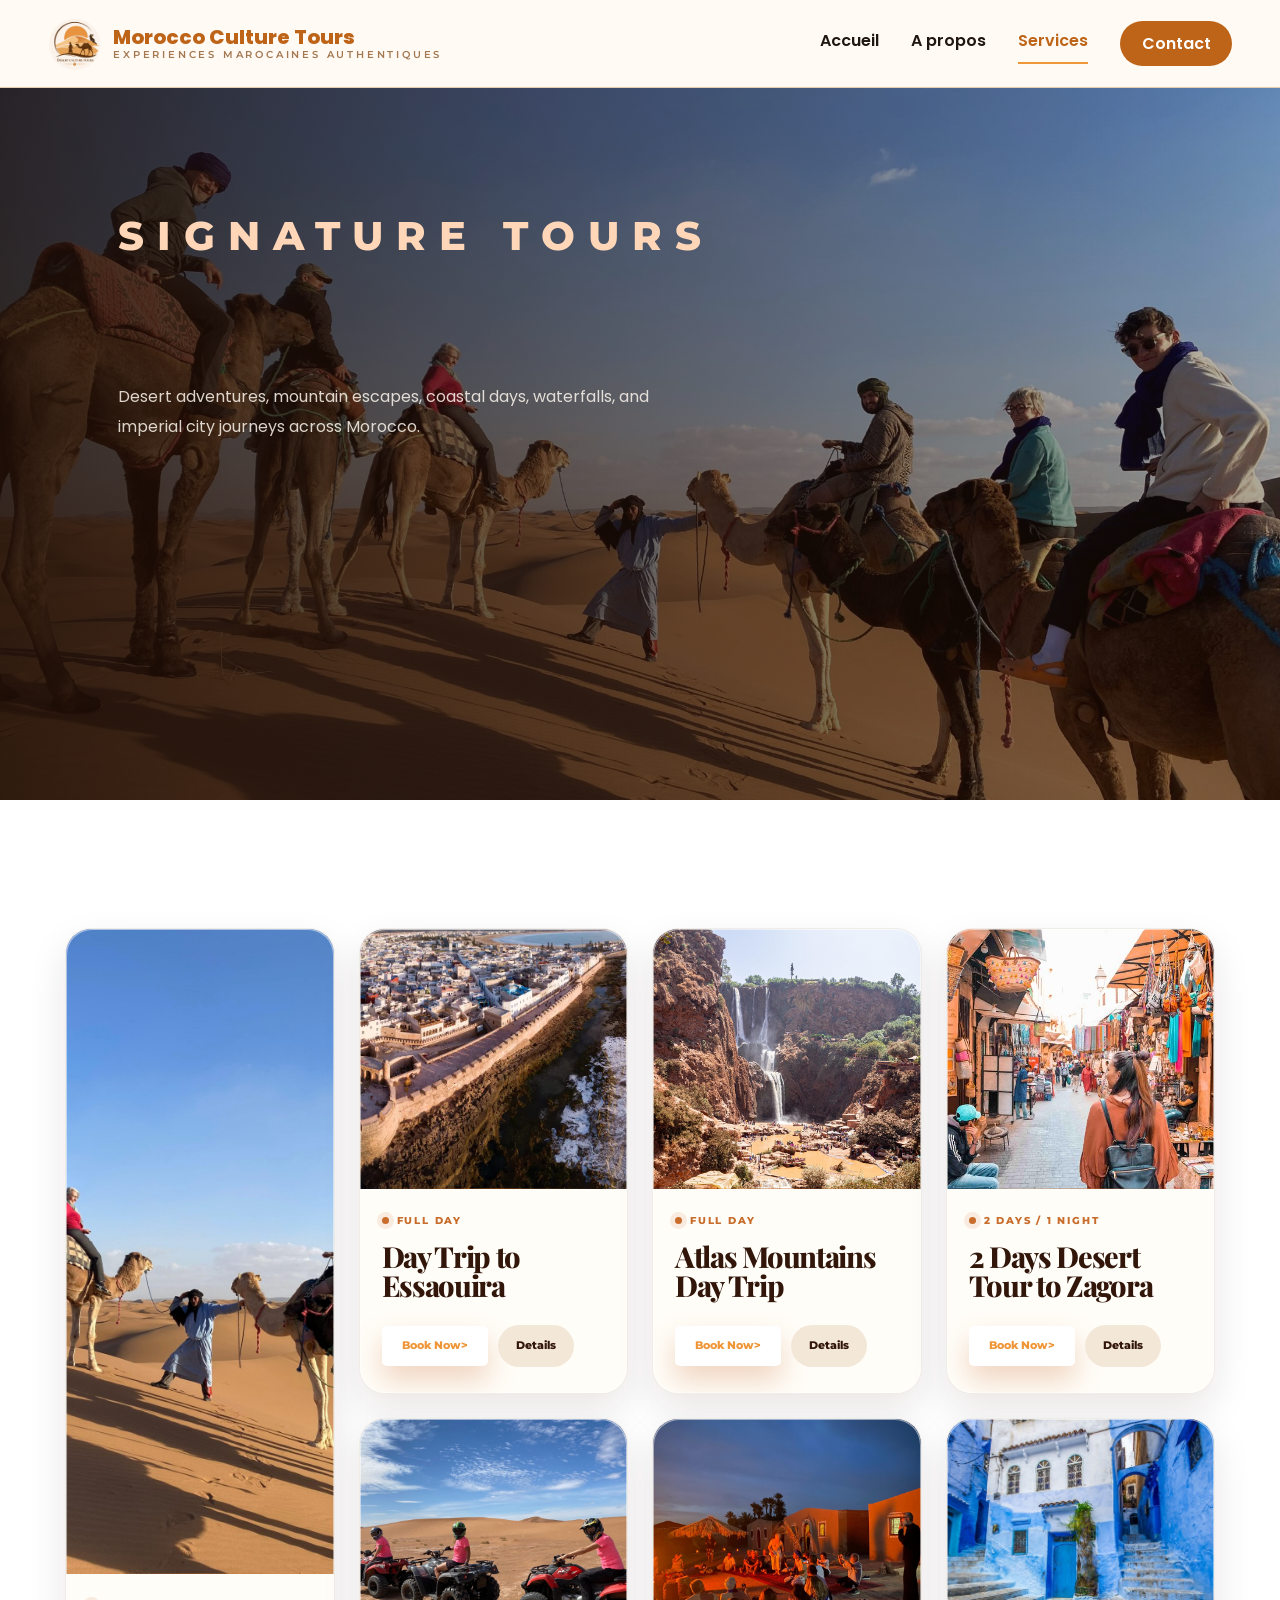
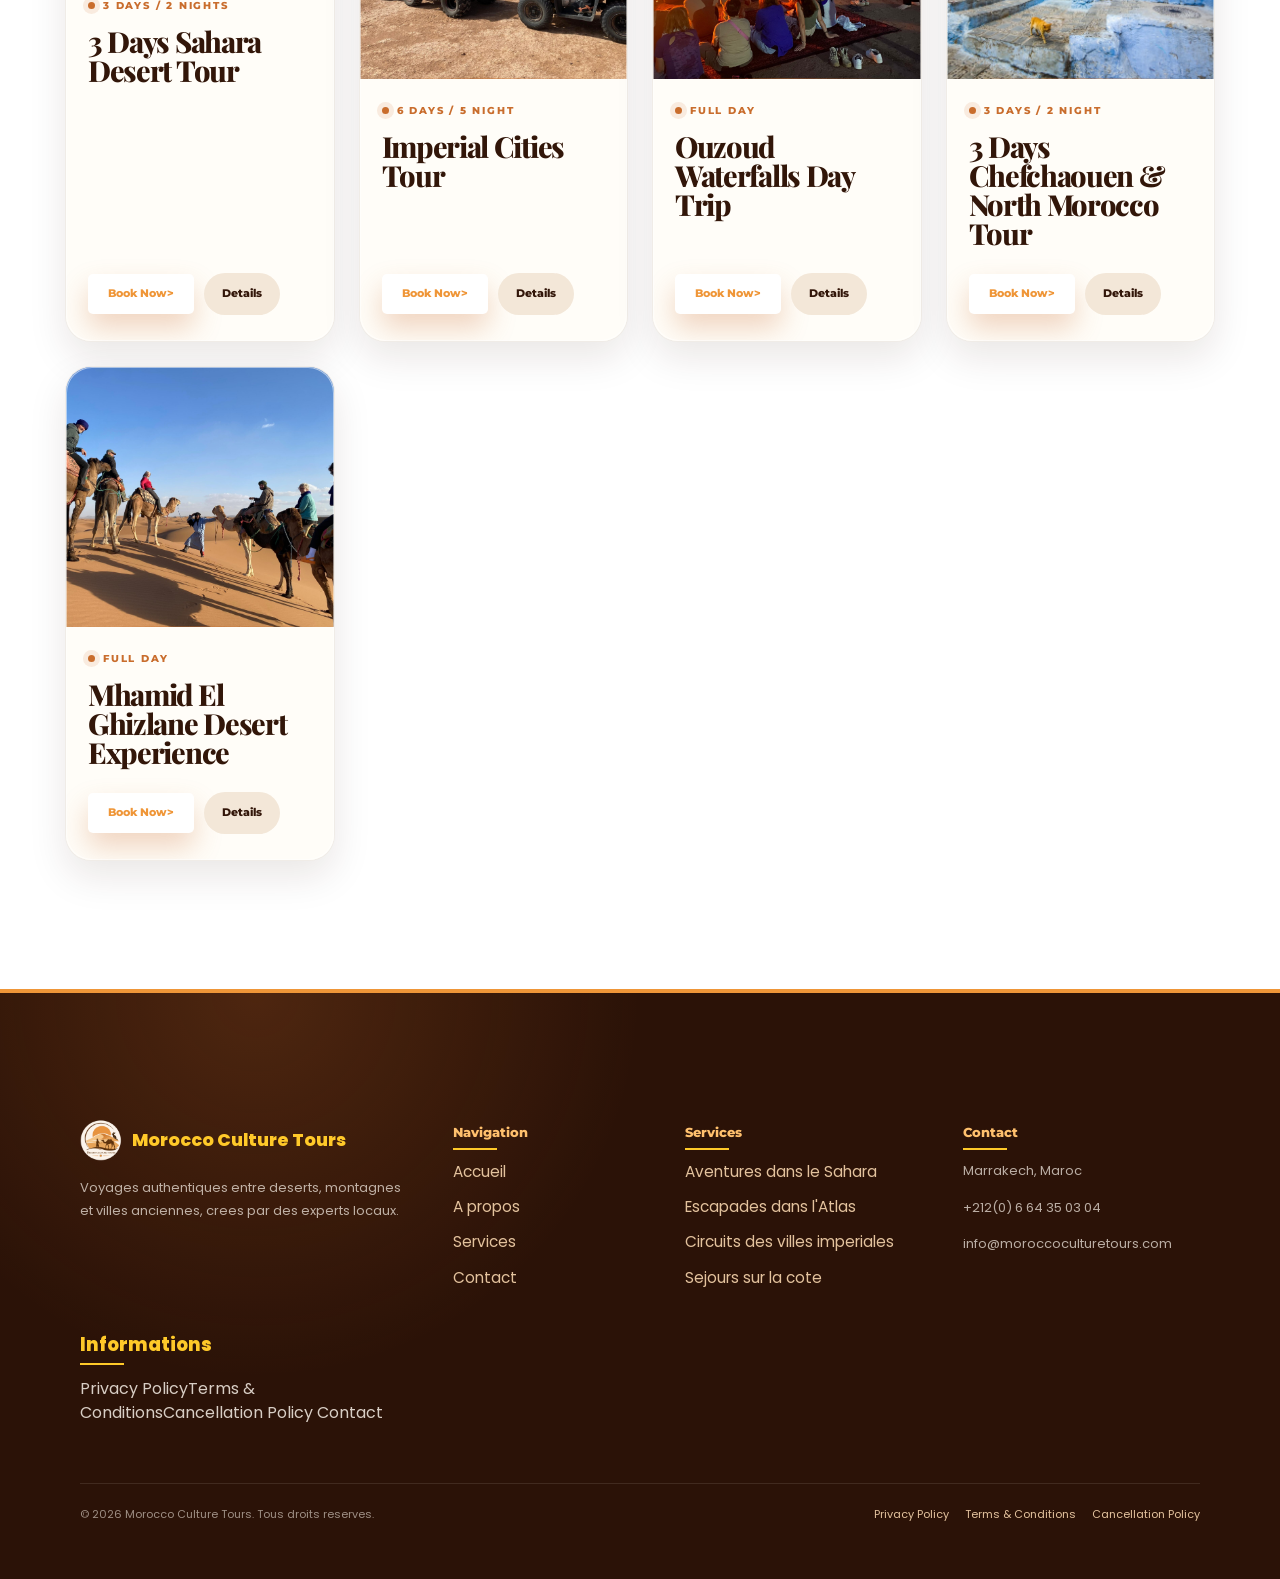
<file: services.html>
<!DOCTYPE html>
<html lang="fr">
  <head>
    <meta charset="UTF-8" />
    <meta name="viewport" content="width=device-width, initial-scale=1.0" />
    <title>Services | Morocco Culture Tours</title>
    <meta name="description" content="Explore Morocco Culture Tours services including Sahara desert tours, Essaouira, Atlas Mountains, Ouzoud, imperial cities, and Chefchaouen." />
    <link rel="icon" href="assets/img/logo.png" />
    <link rel="preconnect" href="https://fonts.googleapis.com" />
    <link rel="preconnect" href="https://fonts.gstatic.com" crossorigin />
    <link href="https://fonts.googleapis.com/css2?family=Great+Vibes&family=Montserrat:wght@400;500;600;700;800&family=Playfair+Display:wght@500;600;700;800&family=Poppins:wght@400;500;600;700&display=swap" rel="stylesheet" />
    <link rel="stylesheet" href="assets/css/style.css" />
    
<style>
  :root {
    --mct-cream: #f7efe3;
    --mct-light: #fffaf2;
    --mct-card: #fffdf8;
    --mct-brown: #321609;
    --mct-brown-2: #4a2410;
    --mct-muted: #7a6250;
    --mct-orange: #c96d2d;
    --mct-orange-dark: #8e3f12;
    --mct-gold: #f4b35f;
    --mct-line: rgba(50, 22, 9, 0.1);
    --mct-shadow: 0 26px 70px rgba(50, 22, 9, 0.16);
    --mct-soft-shadow: 0 16px 38px rgba(50, 22, 9, 0.1);
    --mct-radius: 26px;
  }

  * {
    box-sizing: border-box;
  }

  html {
    scroll-behavior: smooth;
  }

  body {
    margin: 0;
    color: var(--mct-brown);
    background:
      radial-gradient(circle at 86% 14%, rgba(201, 109, 45, 0.16), transparent 30rem),
      radial-gradient(circle at 8% 48%, rgba(244, 179, 95, 0.12), transparent 34rem),
      linear-gradient(180deg, #fffaf2 0%, var(--mct-cream) 46%, #fffaf2 100%);
    font-family: "Poppins", Arial, sans-serif;
    overflow-x: hidden;
  }

  body::before {
    content: "";
    position: fixed;
    inset: 0;
    pointer-events: none;
    opacity: 0.17;
    background-image:
      linear-gradient(rgba(50, 22, 9, 0.045) 1px, transparent 1px),
      linear-gradient(90deg, rgba(50, 22, 9, 0.045) 1px, transparent 1px);
    background-size: 48px 48px;
    mask-image: linear-gradient(to bottom, transparent, #000 16%, #000 82%, transparent);
    z-index: -1;
  }

  img {
    max-width: 100%;
    display: block;
  }

  a {
    color: inherit;
    text-decoration: none;
  }

  .skip-link {
    position: absolute;
    left: -999px;
    top: 12px;
    background: var(--mct-brown);
    color: #fff;
    padding: 10px 14px;
    border-radius: 999px;
    z-index: 1000;
  }

  .skip-link:focus {
    left: 12px;
  }

  .container {
    width: min(1120px, calc(100% - 40px));
    margin-inline: auto;
  }

  .page-hero {
    position: relative;
    min-height: clamp(420px, 58vh, 560px);
    display: grid;
    align-items: end;
    overflow: hidden;
    isolation: isolate;
    padding: 118px 0 clamp(58px, 8vh, 82px);
    background:
      linear-gradient(90deg, rgba(31, 14, 6, 0.84) 0%, rgba(31, 14, 6, 0.5) 45%, rgba(31, 14, 6, 0.12) 100%),
      linear-gradient(180deg, rgba(31, 14, 6, 0.08) 0%, rgba(31, 14, 6, 0.42) 100%),
      url("assets/img/hero-sahara.jpeg") center 52% / cover no-repeat;
  }

  .page-hero::before {
    content: "Services";
    position: absolute;
    left: clamp(18px, 7vw, 110px);
    top: clamp(86px, 12vh, 118px);
    font-family: "Montserrat", sans-serif;
    font-size: clamp(4rem, 9vw, 8rem);
    line-height: 0.82;
    font-weight: 800;
    letter-spacing: -0.07em;
    color: rgba(255, 250, 242, 0.13);
    z-index: 0;
    pointer-events: none;
  }

  .page-hero::after {
    content: "";
    position: absolute;
    left: 0;
    right: 0;
    bottom: -1px;
    height: 34%;
    background:
      linear-gradient(180deg, transparent 0%, rgba(247, 239, 227, 0.72) 76%, var(--mct-cream) 100%);
    z-index: 0;
  }

  .page-hero .container {
    position: relative;
    z-index: 2;
    padding-left: clamp(0px, 3vw, 42px);
  }

  .page-hero .container::before,
  .page-hero .container::after {
    position: relative;
    z-index: 1;
  }

  .page-hero .container::before {
    content: "Signature tours";
    display: inline-block;
    margin-bottom: 20px;
    color: #ffd7b8;
    font-family: "Montserrat", sans-serif;
    font-size: 40px;
    font-weight: 800;
    letter-spacing: 0.32em;
    text-transform: uppercase;
  }

  .page-hero .container::after {
    content: "Desert adventures, mountain escapes, coastal days, waterfalls, and imperial city journeys across Morocco.";
    display: block;
    max-width: 560px;
    margin-top: 18px;
    color: rgba(255, 248, 239, 0.84);
    font-size: 16px;
    line-height: 1.85;
  }

  .page-hero .container > h1::before {
    content: "";
    position: absolute;
    left: 0;
    top: -8px;
    bottom: -12px;
    width: 1px;
    background: linear-gradient(180deg, rgba(255, 216, 184, 0), rgba(255, 216, 184, 0.62), rgba(255, 216, 184, 0));
  }

  .page-hero .container > h1 {
    position: relative;
  }

  .page-hero h1 {
    max-width: 640px;
    margin: 0;
    color: #fff8ef;
    font-family: "Playfair Display", Georgia, serif;
    font-size: clamp(3.7rem, 6.8vw, 6rem);
    line-height: 0.9;
    letter-spacing: -0.055em;
    text-shadow: 0 20px 52px rgba(0, 0, 0, 0.38);
  }

  .program-list {
    position: relative;
    padding: clamp(84px, 10vw, 140px) 0;
  }

  .program-list::before {
    
    display: block;
    width: min(1120px, calc(100% - 40px));
    margin: 0 auto 42px;
    color: var(--mct-brown);
    font-family: "Playfair Display", Georgia, serif;
    font-size: clamp(2.7rem, 5vw, 5rem);
    line-height: 0.92;
    letter-spacing: -0.05em;
  }

  .program-list::after {
  
    display: block;
    width: min(1120px, calc(100% - 40px));
    margin: -28px auto 48px;
    color: var(--mct-muted);
    font-size: 15px;
    line-height: 1.8;
  }

  .program-list > .container {
    display: grid;
    grid-template-columns: repeat(4, minmax(0, 1fr));
    gap: 24px;
    align-items: stretch;
  }

  .program-card {
    position: relative;
    min-height: 100%;
    display: flex;
    flex-direction: column;
    border-radius: 26px;
    overflow: hidden;
    background: var(--mct-card);
    box-shadow: var(--mct-soft-shadow);
    border: 1px solid rgba(50, 22, 9, 0.07);
    transition: transform 0.32s ease, box-shadow 0.32s ease;
  }

  .program-card::before {
    content: "";
    position: absolute;
    inset: 0;
    pointer-events: none;
    border-radius: inherit;
    box-shadow: inset 0 0 0 1px rgba(255, 255, 255, 0.52);
    z-index: 3;
  }

  .program-card:hover {
    transform: translateY(-9px);
    box-shadow: var(--mct-shadow);
  }

  .program-card > img {
    width: 100%;
    height: 260px;
    object-fit: cover;
    transition: transform 0.5s ease;
  }

  .program-card:hover > img {
    transform: scale(1.055);
  }

  .program-summary {
    position: relative;
    flex: 1;
    display: flex;
    flex-direction: column;
    padding: 24px 22px 26px;
    background: var(--mct-card);
  }

  .program-summary::before {
    content: "";
    position: absolute;
    left: 22px;
    right: 22px;
    top: -1px;
    height: 1px;
    background: linear-gradient(90deg, transparent, rgba(201, 109, 45, 0.42), transparent);
  }

  .duration {
    display: inline-flex;
    align-items: center;
    gap: 8px;
    margin-bottom: 14px;
    color: var(--mct-orange);
    font-family: "Montserrat", sans-serif;
    font-size: 10px;
    font-weight: 800;
    letter-spacing: 0.18em;
    text-transform: uppercase;
  }

  .duration::before {
    content: "";
    width: 7px;
    height: 7px;
    border-radius: 50%;
    background: var(--mct-orange);
    box-shadow: 0 0 0 5px rgba(201, 109, 45, 0.12);
  }

  .program-summary h2 {
    margin: 0;
    color: var(--mct-brown);
    font-family: "Playfair Display", Georgia, serif;
    font-size: 29px;
    line-height: 1.01;
    letter-spacing: -0.045em;
  }

  .program-actions {
    display: flex;
    gap: 10px;
    flex-wrap: wrap;
    margin-top: auto;
    padding-top: 24px;
  }

  .mct-button,
  .details-toggle {
    min-height: 42px;
    display: inline-flex;
    align-items: center;
    justify-content: center;
    border-radius: 999px;
    padding: 0 18px;
    border: 0;
    cursor: pointer;
    font-family: "Montserrat", sans-serif;
    font-size: 11px;
    font-weight: 800;
    transition: transform 0.25s ease, box-shadow 0.25s ease, background 0.25s ease;
  }

  .mct-button {
    color: #fff;
    background: linear-gradient(135deg, var(--mct-orange), var(--mct-orange-dark));
    box-shadow: 0 14px 28px rgba(201, 109, 45, 0.28);
  }

  .details-toggle {
    color: var(--mct-brown);
    background: #f3e7d8;
  }

  .mct-button:hover,
  .details-toggle:hover {
    transform: translateY(-2px);
  }

  .details-toggle:hover {
    background: #ead7c1;
  }

  .program-details {
    display: none;
    padding: 26px 24px 28px;
    background:
      radial-gradient(circle at 100% 0%, rgba(201, 109, 45, 0.13), transparent 15rem),
      linear-gradient(180deg, #fff8ef, #fffaf4);
    border-top: 1px solid var(--mct-line);
  }

  .program-details.is-open,
  .program-card.active .program-details {
    display: block;
    animation: detailsOpen 0.35s ease both;
  }

  @keyframes detailsOpen {
    from {
      opacity: 0;
      transform: translateY(-8px);
    }

    to {
      opacity: 1;
      transform: translateY(0);
    }
  }

  .program-details h2 {
    margin: 0 0 8px;
    color: var(--mct-orange);
    font-family: "Montserrat", sans-serif;
    font-size: 10px;
    font-weight: 800;
    letter-spacing: 0.28em;
    text-transform: uppercase;
  }

  .program-details h3 {
    margin: 0 0 20px;
    color: var(--mct-brown);
    font-family: "Playfair Display", Georgia, serif;
    font-size: 27px;
    line-height: 1.05;
    letter-spacing: -0.04em;
  }

  .program-details h4 {
    margin: 22px 0 10px;
    color: var(--mct-brown-2);
    font-family: "Montserrat", sans-serif;
    font-size: 11px;
    font-weight: 800;
    text-transform: uppercase;
    letter-spacing: 0.16em;
  }

  .program-details p {
    margin: 0;
    color: var(--mct-muted);
    font-size: 14px;
    line-height: 1.85;
  }

  .program-details ul {
    margin: 10px 0 0;
    padding: 0;
    list-style: none;
    display: grid;
    gap: 8px;
  }

  .program-details li {
    position: relative;
    padding-left: 20px;
    color: var(--mct-muted);
    font-size: 14px;
    line-height: 1.65;
  }

  .program-details li::before {
    content: "";
    position: absolute;
    left: 0;
    top: 0.7em;
    width: 7px;
    height: 7px;
    border-radius: 50%;
    background: var(--mct-orange);
  }

  body.modal-open {
    overflow: hidden;
  }

  .program-modal {
    position: fixed;
    inset: 0;
    z-index: 500;
    display: grid;
    place-items: center;
    padding: 28px;
    opacity: 0;
    pointer-events: none;
    transition: opacity 0.24s ease;
  }

  .program-modal.is-open {
    opacity: 1;
    pointer-events: auto;
  }

  .program-modal__backdrop {
    position: absolute;
    inset: 0;
    background: rgba(31, 14, 6, 0.72);
    backdrop-filter: blur(10px);
  }

  .program-modal__dialog {
    position: relative;
    z-index: 1;
    width: min(880px, 100%);
    max-height: min(84vh, 820px);
    overflow: auto;
    padding: clamp(26px, 4vw, 46px);
    border-radius: 30px;
    background:
      radial-gradient(circle at 100% 0%, rgba(201, 109, 45, 0.13), transparent 20rem),
      linear-gradient(180deg, #fffdf8, #fff7ec);
    box-shadow: 0 44px 120px rgba(20, 8, 2, 0.42);
    border: 1px solid rgba(255, 255, 255, 0.5);
    transform: translateY(18px) scale(0.98);
    transition: transform 0.28s cubic-bezier(0.2, 0.8, 0.2, 1);
  }

  .program-modal.is-open .program-modal__dialog {
    transform: translateY(0) scale(1);
  }

  .program-modal__close {
    position: sticky;
    top: 0;
    float: right;
    z-index: 2;
    width: 42px;
    height: 42px;
    margin: -10px -10px 10px 18px;
    border: 0;
    border-radius: 50%;
    color: var(--mct-brown);
    background: #f3e7d8;
    cursor: pointer;
    font-size: 26px;
    line-height: 1;
    box-shadow: 0 12px 28px rgba(50, 22, 9, 0.12);
    transition: transform 0.22s ease, background 0.22s ease;
  }

  .program-modal__close:hover,
  .program-modal__close:focus-visible {
    transform: translateY(-2px);
    background: #ead7c1;
    outline: none;
  }

  .program-modal__content .program-details {
    display: block;
    padding: 0;
    border: 0;
    background: transparent;
  }

  .program-modal__content .program-details h2 {
    color: var(--mct-orange);
  }

  .program-modal__content .program-details h3 {
    max-width: 680px;
    margin-bottom: 24px;
    font-size: clamp(2rem, 4vw, 3.25rem);
  }

  .program-modal__content .program-details h4 {
    margin-top: 26px;
  }

  .program-modal__content .program-details ul {
    grid-template-columns: repeat(2, minmax(0, 1fr));
    gap: 10px 18px;
  }

  @media (prefers-reduced-motion: reduce) {
    .program-modal,
    .program-modal__dialog {
      transition: none;
    }
  }

  .mct-footer {
    background:
      radial-gradient(circle at 20% 0%, rgba(201, 109, 45, 0.22), transparent 24rem),
      #2b1207;
    color: rgba(255, 248, 239, 0.82);
    padding: 72px 0 24px;
  }

  .mct-footer-container {
    width: min(1120px, calc(100% - 40px));
    margin: 0 auto;
  }

  .mct-footer-grid {
    display: grid;
    grid-template-columns: 1.4fr 0.8fr 1fr 1fr;
    gap: 42px;
  }

  .mct-footer-logo {
    display: flex;
    align-items: center;
    gap: 10px;
    color: #fff;
    font-weight: 800;
  }

  .mct-footer-logo img {
    width: 42px;
    height: 42px;
  }

  .mct-footer-tagline,
  .mct-footer-contact p {
    color: rgba(255, 248, 239, 0.68);
    line-height: 1.75;
    font-size: 13px;
  }

  .mct-footer-social {
    display: flex;
    gap: 10px;
    margin-top: 18px;
  }

  .mct-footer-social a {
    width: 30px;
    height: 30px;
    border-radius: 50%;
    display: grid;
    place-items: center;
    border: 1px solid rgba(255, 248, 239, 0.18);
    font-size: 12px;
  }

  .mct-footer h4 {
    margin: 4px 0 18px;
    color: #ffc06d;
    font-family: "Montserrat", sans-serif;
    font-size: 13px;
  }

  .mct-footer-links {
    list-style: none;
    padding: 0;
    margin: 0;
    display: grid;
    gap: 12px;
    font-size: 13px;
  }

  .mct-footer-bottom {
    margin-top: 58px;
    padding-top: 22px;
    border-top: 1px solid rgba(255, 248, 239, 0.1);
    display: flex;
    justify-content: space-between;
    font-size: 11px;
    color: rgba(255, 248, 239, 0.54);
  }

  .reveal {
    animation: riseIn 0.75s ease both;
  }

  @keyframes riseIn {
    from {
      opacity: 0;
      transform: translateY(24px);
    }

    to {
      opacity: 1;
      transform: translateY(0);
    }
  }

  @media (max-width: 1180px) {
    .program-list > .container {
      grid-template-columns: repeat(3, minmax(0, 1fr));
    }
  }

  @media (max-width: 980px) {
    .program-list > .container {
      grid-template-columns: repeat(2, minmax(0, 1fr));
    }

    .mct-footer-grid {
      grid-template-columns: 1fr 1fr;
    }
  }

  @media (max-width: 620px) {
    .container,
    .mct-footer-container,
    .program-list::before,
    .program-list::after {
      width: min(100% - 28px, 1120px);
    }

    .page-hero {
      min-height: 430px;
      padding: 104px 0 58px;
      background-position: 42% center;
    }

    .page-hero::before {
      top: 92px;
      font-size: clamp(3.6rem, 16vw, 5.6rem);
    }

    .page-hero h1 {
      font-size: clamp(3.2rem, 14vw, 4.8rem);
      letter-spacing: -0.045em;
    }

    .page-hero .container {
      padding-left: 0;
    }

    .page-hero .container > h1::before {
      display: none;
    }

    .page-hero .container::after {
      font-size: 14px;
      line-height: 1.7;
    }

    .program-list {
      padding: 68px 0 88px;
    }

    .program-list::before {
      margin-bottom: 38px;
      font-size: clamp(2.5rem, 12vw, 4rem);
    }

    .program-list::after {
      margin-top: -24px;
      margin-bottom: 40px;
    }

    .program-list > .container {
      grid-template-columns: 1fr;
      gap: 22px;
    }

    .program-card {
      min-height: auto;
      border-radius: 24px;
    }

    .program-card > img {
      height: 255px;
    }

    .program-summary h2 {
      font-size: 31px;
    }

    .program-modal {
      padding: 14px;
      align-items: end;
    }

    .program-modal__dialog {
      max-height: 88vh;
      border-radius: 24px 24px 0 0;
    }

    .program-modal__content .program-details ul {
      grid-template-columns: 1fr;
    }

    .program-actions {
      width: 100%;
    }

    .mct-button,
    .details-toggle {
      flex: 1;
    }

    .mct-footer-grid {
      grid-template-columns: 1fr;
    }

    .mct-footer-bottom {
      flex-direction: column;
      gap: 12px;
    }
  }
</style>
  </head>
  <body>
    <a class="skip-link" href="#main">Skip to content</a>
    <div id="site-header"></div>
    <main id="main">
      <section class="page-hero programs-hero" id="services-header"><div class="container reveal"><h1>Services</h1></div></section>
      <section class="services-list program-list" id="services-list">
        <div class="container">
          <article class="program-card reveal">
            <img src="assets/img/hero-sahara.jpeg" alt="3 Days Sahara Desert Tour" />
            <div class="program-summary"><span class="duration">3 Days / 2 Nights</span><h2>3 Days Sahara Desert Tour</h2><div class="program-actions"><a class="mct-button" href="contact.html">Book Now</a><button class="details-toggle" type="button" data-details-target="sahara">Details</button></div></div>
            <div class="program-details" id="sahara"><h2>Book Now</h2><h3>3 Days Sahara Desert Tour from Marrakech</h3><h4>Overview</h4><p>Experience one of Morocco’s most iconic adventures. Travel through the High Atlas Mountains, visit ancient kasbahs, and reach the golden dunes of Merzouga for a magical desert experience.</p><h4>Route/stops</h4><ul><li>Marrakech</li><li>Ait Ben Haddou</li><li>Dades</li><li>Todra Gorges</li><li>Merzouga</li><li>Ouarzazate</li><li>Marrakech</li></ul><h4>Highlights</h4><ul><li>Camel trekking in the Sahara</li><li>Overnight in desert camp</li><li>Visit Ait Ben Haddou (UNESCO site)</li><li>Stunning mountain landscapes</li></ul><h4>Includes</h4><ul><li>Transport</li><li>Dinner &amp; breakfast</li><li>Camel ride</li></ul><h4>Excludes</h4><ul><li>Lunches &amp; Drinks</li><li>Personal expenses</li></ul></div>
          </article>
          <article class="program-card reveal">
            <img src="assets/img/program-essaouira.webp" alt="Day Trip to Essaouira" />
            <div class="program-summary"><span class="duration">Full Day</span><h2>Day Trip to Essaouira</h2><div class="program-actions"><a class="mct-button" href="contact.html">Book Now</a><button class="details-toggle" type="button" data-details-target="essaouira">Details</button></div></div>
            <div class="program-details" id="essaouira"><h2>Book Now</h2><h3>Day Trip to Essaouira</h3><h4>Overview</h4><p>Enjoy a refreshing escape from the busy streets of Marrakech with a day trip to the charming coastal town of Essaouira. Travel through scenic landscapes dotted with argan trees and small Berber villages before reaching the Atlantic coast.</p><h4>Route/stops</h4><ul><li>Marrakech</li><li>Essaouira</li><li>Marrakech</li></ul><h4>Highlights</h4><ul><li>UNESCO-listed medina</li><li>Ocean views &amp; beach walk</li><li>Fresh seafood</li><li>Relaxed coastal vibe</li></ul><h4>Includes</h4><ul><li>Round-trip transport</li><li>Professional driver</li></ul><h4>Excludes</h4><ul><li>Meals</li><li>Personal expenses</li></ul></div>
          </article>
          <article class="program-card reveal">
            <img src="assets/img/program-atlas.jpg" alt="Atlas Mountains Day Trip" />
            <div class="program-summary"><span class="duration">Full Day</span><h2>Atlas Mountains Day Trip</h2><div class="program-actions"><a class="mct-button" href="contact.html">Book Now</a><button class="details-toggle" type="button" data-details-target="atlas">Details</button></div></div>
            <div class="program-details" id="atlas"><h2>Book Now</h2><h3>Atlas Mountains &amp; Berber Villages Day Trip</h3><h4>Overview</h4><p>Explore the peaceful beauty of the Atlas Mountains and experience authentic Berber culture. Walk through scenic trails and visit traditional villages surrounded by breathtaking landscapes.</p><h4>Route/stops</h4><ul><li>Marrakech</li><li>Imlil</li><li>Guided walk</li><li>Lunch</li><li>Marrakech</li></ul><h4>Highlights</h4><ul><li>Mountain landscapes</li><li>Berber village visits</li><li>Guided walk</li><li>Traditional lunch</li></ul><h4>Includes</h4><ul><li>Transport</li><li>Local guide</li></ul><h4>Excludes</h4><ul><li>Drinks</li><li>Personal expenses</li></ul></div>
          </article>
          <article class="program-card reveal">
            <img src="assets/img/program-zagora.jpg" alt="2 Days Desert Tour to Zagora" />
            <div class="program-summary"><span class="duration">2 Days / 1 Night</span><h2>2 Days Desert Tour to Zagora</h2><div class="program-actions"><a class="mct-button" href="contact.html">Book Now</a><button class="details-toggle" type="button" data-details-target="zagora">Details</button></div></div>
            <div class="program-details" id="zagora"><h2>Book Now</h2><h3>Atlas Mountains &amp; Berber Villages Day Trip</h3><h4>Overview</h4><p>Perfect for a short escape, this tour offers a quick but authentic desert experience. Travel trought the Atlas Mountains, visit Ait Ben Haddou, and enjoy a camel ride and overnight camp in Zagora.</p><h4>Route/stops</h4><ul><li>Marrakech</li><li>Ait Ben Haddou</li><li>Zagora</li><li>Ouarzazate</li><li>Marrakech</li></ul><h4>Highlights</h4><ul><li>Camel ride at sunset</li><li>Desert camp experience</li><li>Visit Ait Ben Haddou</li><li>Atlas Mountains views</li></ul><h4>Includes</h4><ul><li>Driver/guide</li><li>Desert camp</li></ul><h4>Excludes</h4><ul><li>Lunches &amp; Drinks</li><li>Personal expenses</li></ul></div>
          </article>
          <article class="program-card reveal">
            <img src="assets/img/program-imperial.jpeg" alt="Imperial Cities Tour" />
            <div class="program-summary"><span class="duration">6 Days / 5 Night</span><h2>Imperial Cities Tour</h2><div class="program-actions"><a class="mct-button" href="contact.html">Book Now</a><button class="details-toggle" type="button" data-details-target="imperial">Details</button></div></div>
            <div class="program-details" id="imperial"><h2>Book Now</h2><h3>Atlas Mountains &amp; Berber Villages Day Trip</h3><h4>Overview</h4><p>Dive into Morocco’s rich history by exploring its imperial cities. Discover ancient medinas, historical monuments, and vibrant culture across Casablanca, Rabat, and Fes.</p><h4>Route/stops</h4><ul><li>Casablanca</li><li>Rabbat</li><li>Fes</li><li>Beni Mellal</li><li>Marrakech</li></ul><h4>Highlights</h4><ul><li>Historic medinas</li><li>Cultural landmarks</li><li>Guided city tours</li><li>Diverse Moroccan heritage</li></ul><h4>Includes</h4><ul><li>Driver/guide</li><li>Accommodation</li></ul><h4>Excludes</h4><ul><li>Lunches &amp; dinners</li><li>Entrance fees</li></ul></div>
          </article>
          <article class="program-card reveal">
            <img src="assets/img/program-ouzoud.jpeg" alt="Ouzoud Waterfalls Day Trip" />
            <div class="program-summary"><span class="duration">Full day</span><h2>Ouzoud Waterfalls Day Trip</h2><div class="program-actions"><a class="mct-button" href="contact.html">Book Now</a><button class="details-toggle" type="button" data-details-target="ouzoud">Details</button></div></div>
            <div class="program-details" id="ouzoud"><h2>Book Now</h2><h3>Ouzoud Waterfalls Day Trip</h3><h4>Overview</h4><p>Visit the breathtaking Ouzoud Waterfalls, one of Morocco’s most beautiful natural attractions. Enjoy scenic walks, spot monkeys, and relax in a peaceful natural setting.</p><h4>Route/stops</h4><ul><li>Marrakech</li><li>Ouzoud</li><li>Free time</li><li>Marrakech</li></ul><h4>Highlights</h4><ul><li>110m waterfalls</li><li>Nature walk</li><li>Monkey spotting</li><li>Relaxing atmosphere</li></ul><h4>Includes</h4><ul><li>Transport</li><li>Driver</li></ul><h4>Excludes</h4><ul><li>Lunches &amp; dinners</li><li>Entrance fees</li></ul></div>
          </article>
          <article class="program-card reveal">
            <img src="assets/img/program-chefchaouen.jpg" alt="3 Days Chefchaouen and North Morocco Tour" />
            <div class="program-summary"><span class="duration">3 Days / 2 Night</span><h2>3 Days Chefchaouen &amp; North Morocco Tour</h2><div class="program-actions"><a class="mct-button" href="contact.html">Book Now</a><button class="details-toggle" type="button" data-details-target="chefchaouen">Details</button></div></div>
            <div class="program-details" id="chefchaouen"><h2>Book Now</h2><h3>3 Days Chefchaouen &amp; North Morocco Tour</h3><h4>Overview</h4><p>Explore the enchanting blue city of Chefchaouen on this scenic journey through northern Morocco. Travel from Marrakech across the Atlas Mountains, visit imperial cities like Rabat, and enjoy the charm of the Rif Mountains.</p><h4>Route/stops</h4><ul><li>Marrakech</li><li>Rabat</li><li>Chefchaouen</li><li>Casablanca</li></ul><h4>Highlights</h4><ul><li>Blue city of Chefchaouen</li><li>Visit Rabat (Kasbah Oudaya &amp; Hassan Tower)</li><li>Akchour waterfalls hike</li><li>Rif Mountains landscapes</li><li>Authentic local medina experience</li></ul><h4>Includes</h4><ul><li>Transport</li><li>Local guide</li><li>Pick-up &amp; drop-off</li></ul><h4>Excludes</h4><ul><li>Lunches &amp; Drinks</li><li>Personal expenses</li></ul></div>
          </article>
          <article class="program-card reveal">
            <img src="assets/img/hero-sahara.jpeg" alt="Mhamid El Ghizlane Desert Experience" />
            <div class="program-summary"><span class="duration">Full day</span><h2>Mhamid El Ghizlane Desert Experience</h2><div class="program-actions"><a class="mct-button" href="contact.html">Book Now</a><button class="details-toggle" type="button" data-details-target="mhamid">Details</button></div></div>
            <div class="program-details" id="mhamid"><h2>Book Now</h2><h3>Mhamid El Ghizlane Desert Experience</h3><h4>Overview</h4><p>Go deeper into the Moroccan Sahara on this authentic desert adventure to Mhamid El Ghizlane, the gateway to the vast and untouched dunes of the desert. Travel through the High Atlas Mountains, explore ancient kasbahs, and pass through the Draa Valley with its endless palm groves.</p><h4>Route/stops</h4><ul><li>Marrakech</li><li>Zagora</li><li>Mhamid El Ghizlane</li><li>Mhamid El Ghizlane</li><li>Draa Valley</li><li>Ouarzazate</li></ul><h4>Highlights</h4><ul><li>Authentic Sahara desert experience (less touristy)</li><li>Camel trekking in wild dunes</li><li>Overnight in traditional desert camp</li><li>Draa Valley palm oasis</li><li>Ait Ben Haddou kasbah visit</li></ul><h4>Includes</h4><ul><li>Transport</li><li>Local guide</li><li>Pick-up &amp; drop-off</li></ul><h4>Excludes</h4><ul><li>Lunches &amp; Drinks</li><li>Personal expenses</li></ul></div>
          </article>
        </div>
      </section>
    </main>
    <div class="program-modal" id="programDetailsModal" aria-hidden="true">
      <div class="program-modal__backdrop" data-modal-close></div>
      <section class="program-modal__dialog" role="dialog" aria-modal="true" aria-labelledby="programModalTitle" tabindex="-1">
        <button class="program-modal__close" type="button" data-modal-close aria-label="Close program details">&times;</button>
        <div class="program-modal__content"></div>
      </section>
    </div>
    <div id="site-footer"></div>
    <script src="assets/js/script.js"></script>
  </body>
</html>
</file>
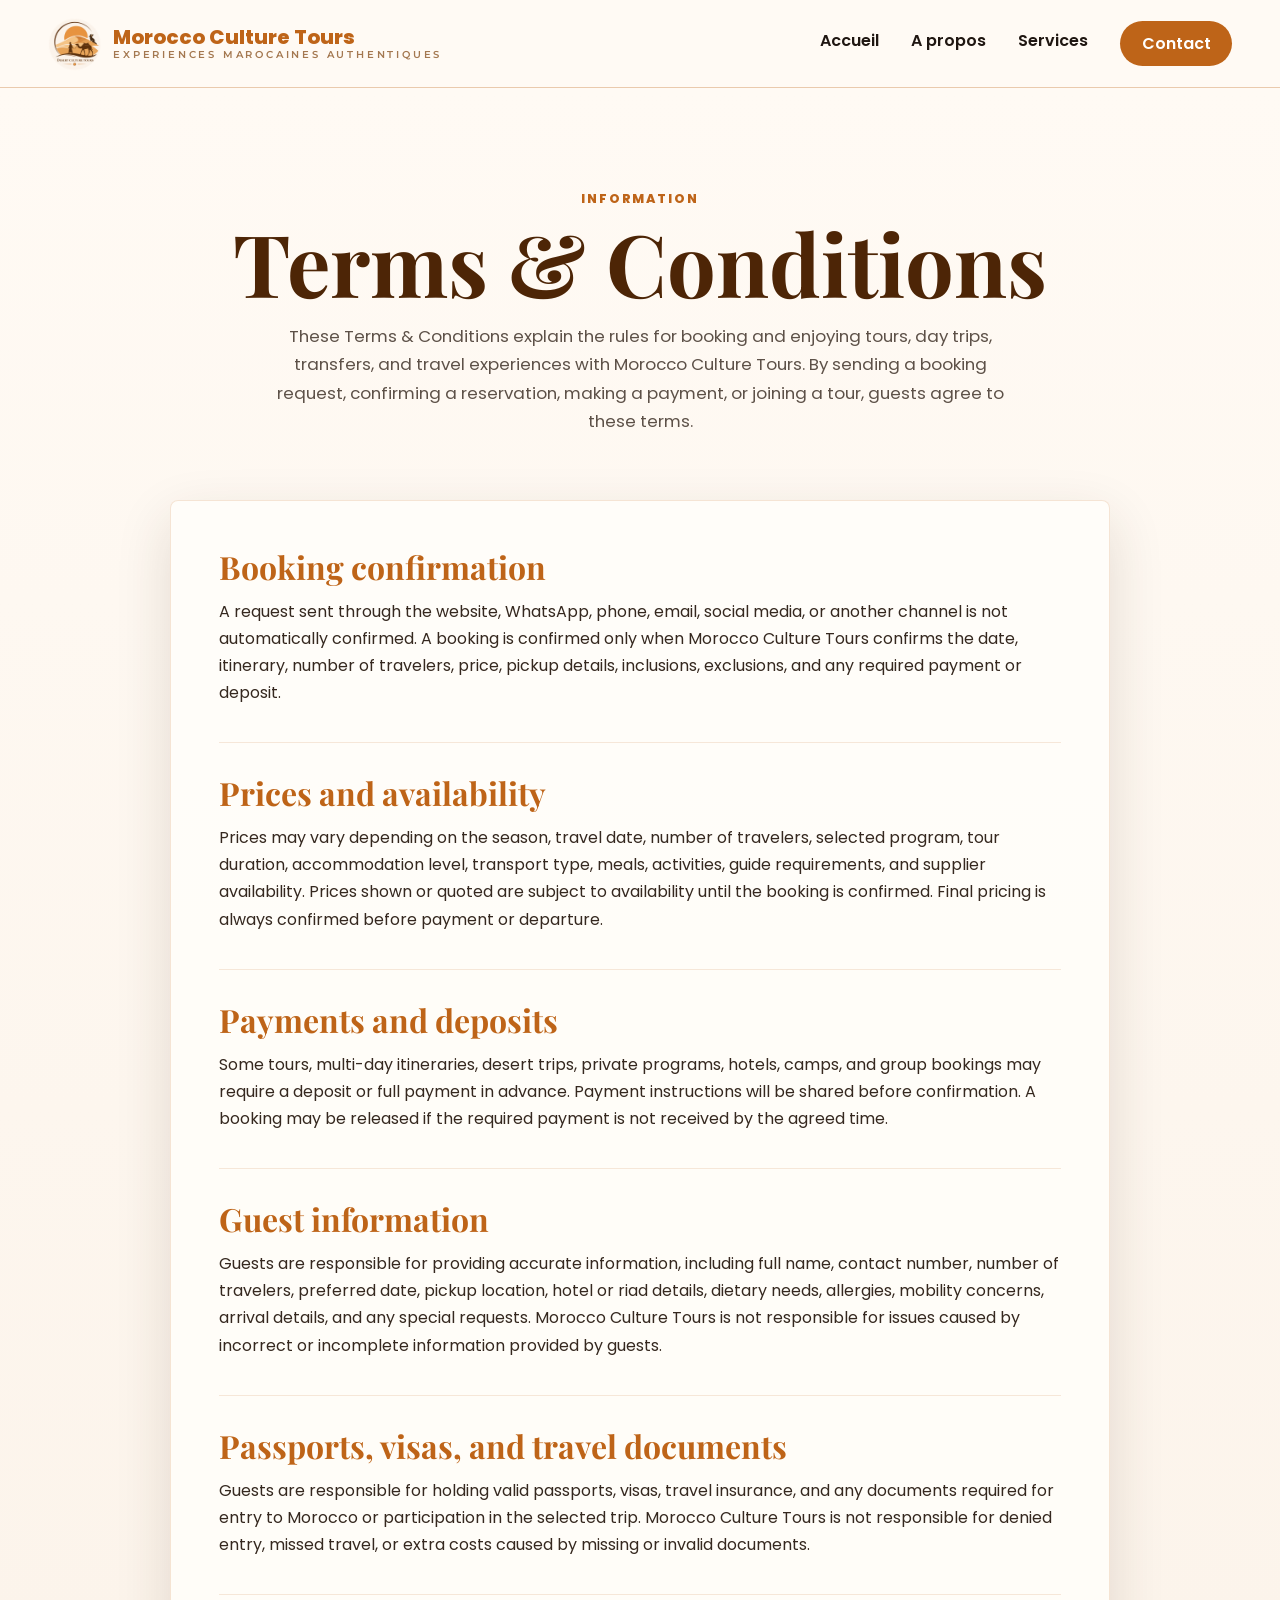
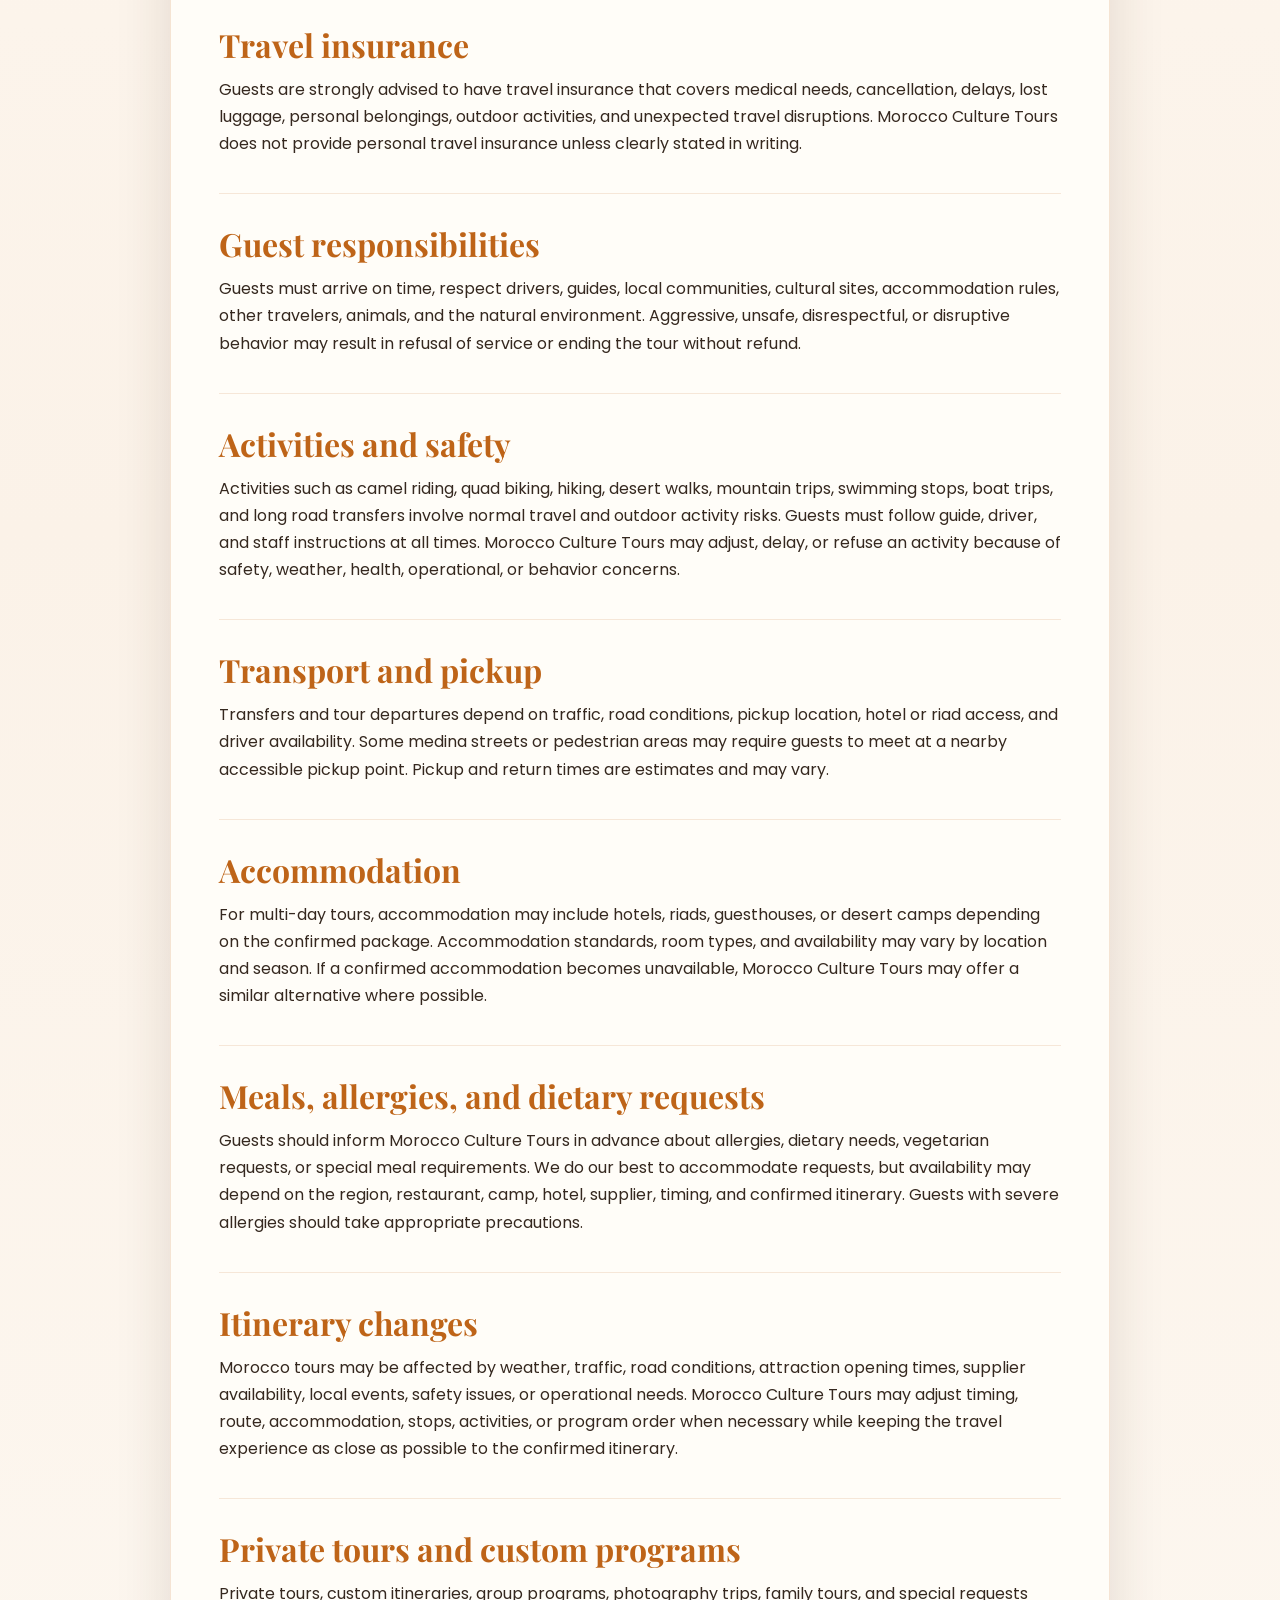
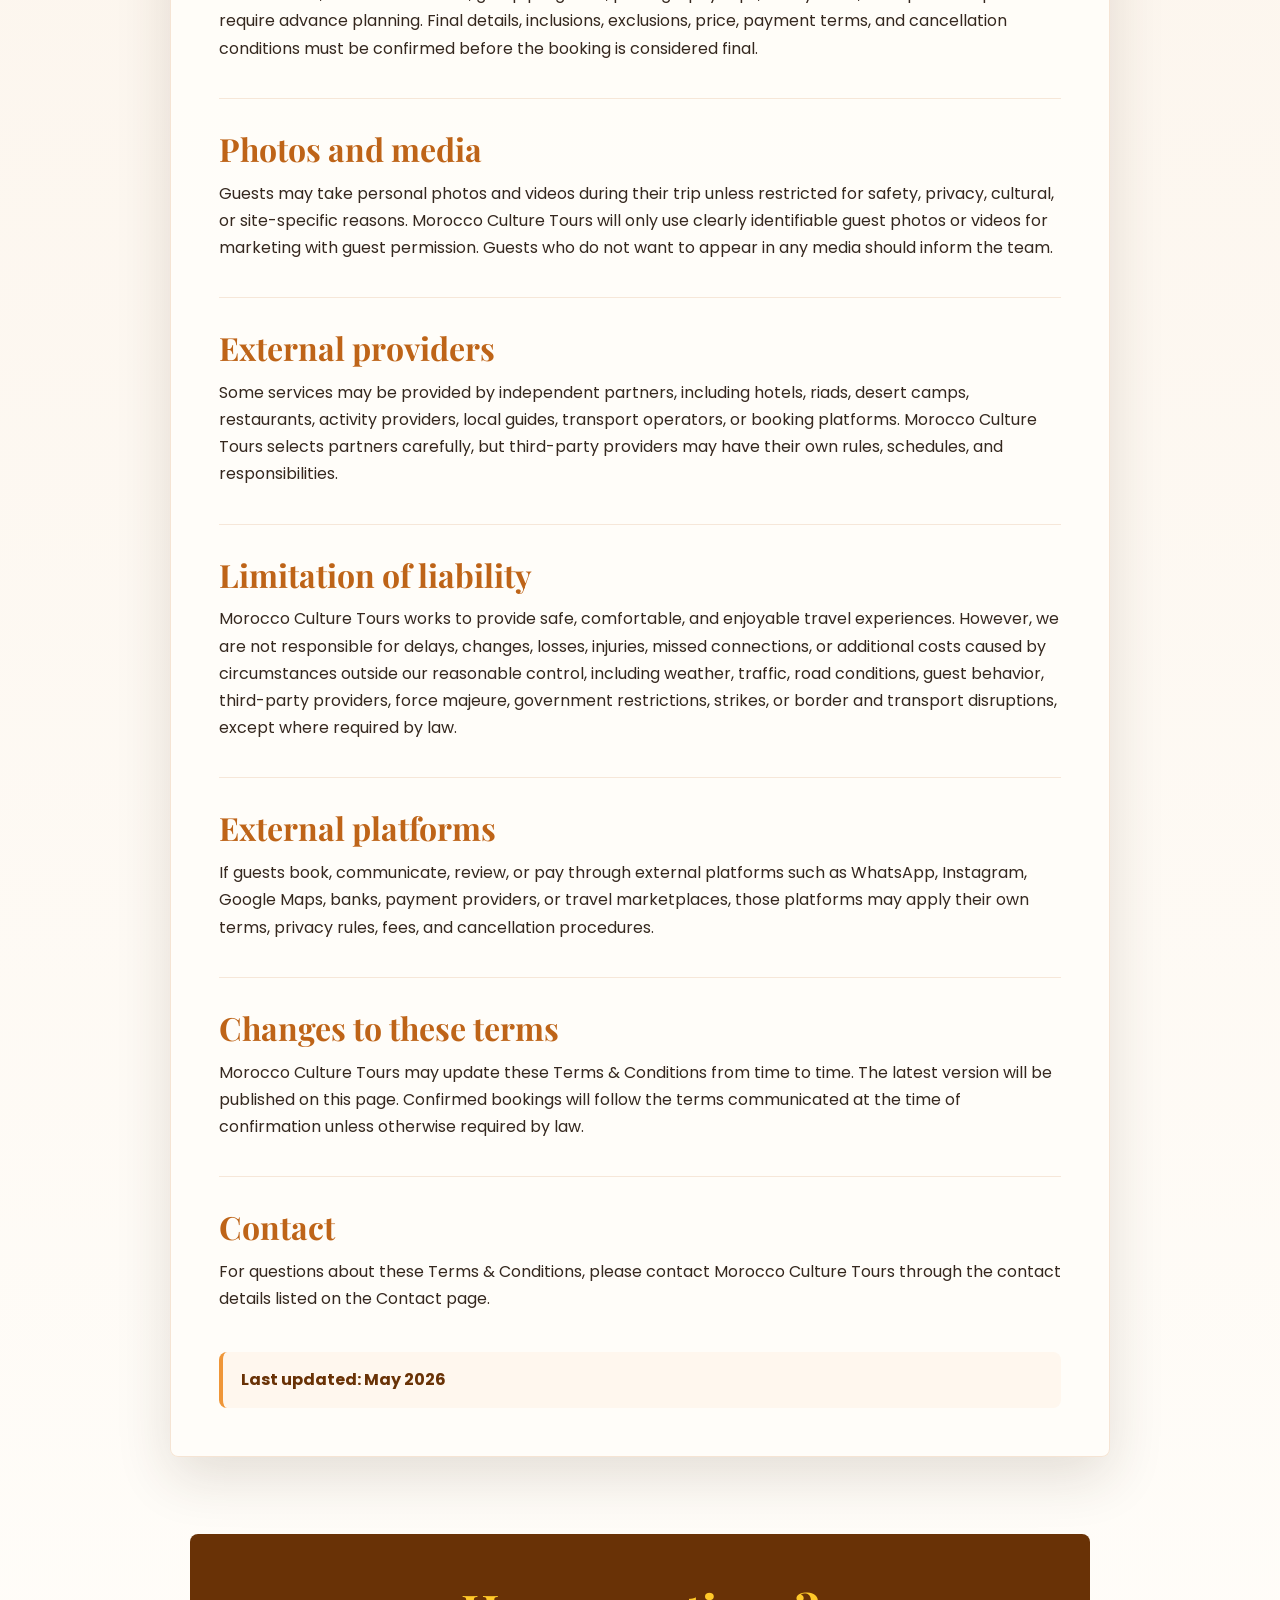
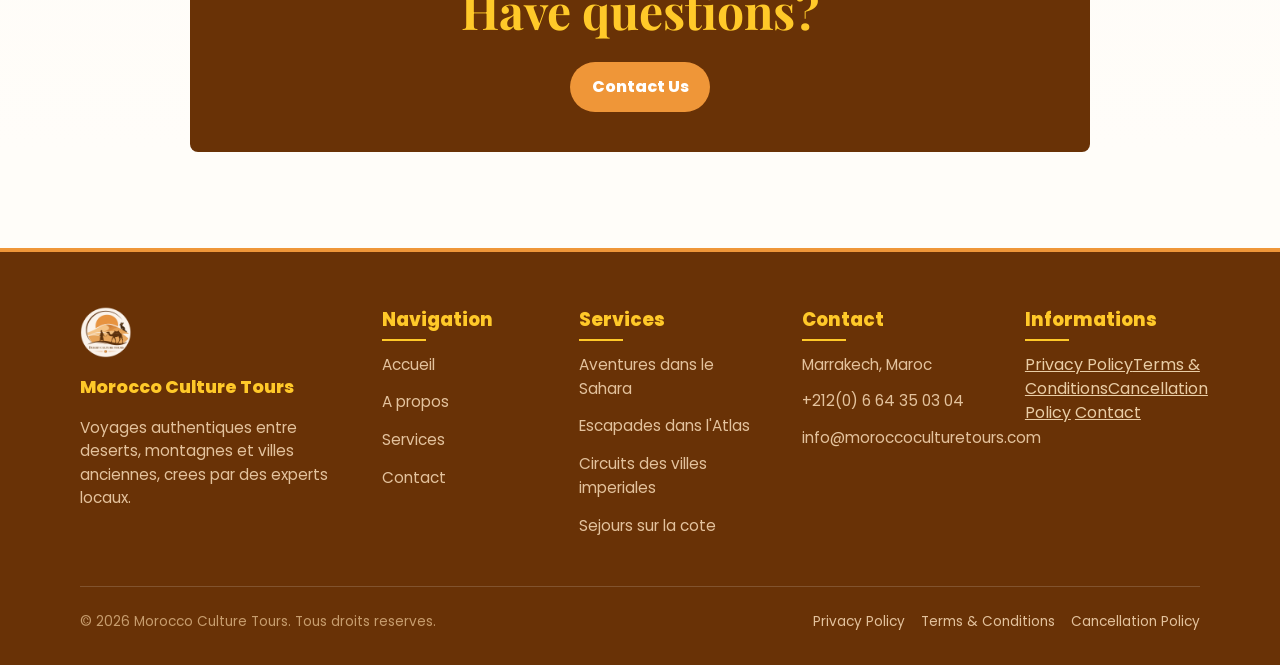
<file: terms.html>
<!DOCTYPE html>
<html lang="fr">
  <head>
    <meta charset="UTF-8" />
    <meta name="viewport" content="width=device-width, initial-scale=1.0" />
    <title>Terms &amp; Conditions | Morocco Culture Tours</title>
    <meta name="description" content="Read the booking terms for Morocco Culture Tours, including prices, deposits, guest responsibilities, transfers, hotels, activities, itinerary changes, and liability." />
    <link rel="icon" href="assets/img/logo.png" />
    <link rel="preconnect" href="https://fonts.googleapis.com" />
    <link rel="preconnect" href="https://fonts.gstatic.com" crossorigin />
    <link href="https://fonts.googleapis.com/css2?family=Great+Vibes&family=Montserrat:wght@400;500;600;700;800&family=Playfair+Display:wght@500;600;700;800&family=Poppins:wght@400;500;600;700&display=swap" rel="stylesheet" />
    <link rel="stylesheet" href="assets/css/style.css" />
  </head>
  <body>
    <!-- This page contains standard market-based policy text and should be reviewed by the business owner before publishing. -->
    <a class="skip-link" href="#main">Skip to content</a>
    <div id="site-header"></div>
    <main id="main" class="legal-page"><section class="legal-hero"><p class="section-kicker">Information</p><h1>Terms &amp; Conditions</h1><p>These Terms &amp; Conditions explain the rules for booking and enjoying tours, day trips, transfers, and travel experiences with Morocco Culture Tours. By sending a booking request, confirming a reservation, making a payment, or joining a tour, guests agree to these terms.</p></section><section class="legal-content"><article class="legal-card">
      <section class="legal-section"><h2>Booking confirmation</h2><p>A request sent through the website, WhatsApp, phone, email, social media, or another channel is not automatically confirmed. A booking is confirmed only when Morocco Culture Tours confirms the date, itinerary, number of travelers, price, pickup details, inclusions, exclusions, and any required payment or deposit.</p></section>
      <section class="legal-section"><h2>Prices and availability</h2><p>Prices may vary depending on the season, travel date, number of travelers, selected program, tour duration, accommodation level, transport type, meals, activities, guide requirements, and supplier availability. Prices shown or quoted are subject to availability until the booking is confirmed. Final pricing is always confirmed before payment or departure.</p></section>
      <section class="legal-section"><h2>Payments and deposits</h2><p>Some tours, multi-day itineraries, desert trips, private programs, hotels, camps, and group bookings may require a deposit or full payment in advance. Payment instructions will be shared before confirmation. A booking may be released if the required payment is not received by the agreed time.</p></section>
      <section class="legal-section"><h2>Guest information</h2><p>Guests are responsible for providing accurate information, including full name, contact number, number of travelers, preferred date, pickup location, hotel or riad details, dietary needs, allergies, mobility concerns, arrival details, and any special requests. Morocco Culture Tours is not responsible for issues caused by incorrect or incomplete information provided by guests.</p></section>
      <section class="legal-section"><h2>Passports, visas, and travel documents</h2><p>Guests are responsible for holding valid passports, visas, travel insurance, and any documents required for entry to Morocco or participation in the selected trip. Morocco Culture Tours is not responsible for denied entry, missed travel, or extra costs caused by missing or invalid documents.</p></section>
      <section class="legal-section"><h2>Travel insurance</h2><p>Guests are strongly advised to have travel insurance that covers medical needs, cancellation, delays, lost luggage, personal belongings, outdoor activities, and unexpected travel disruptions. Morocco Culture Tours does not provide personal travel insurance unless clearly stated in writing.</p></section>
      <section class="legal-section"><h2>Guest responsibilities</h2><p>Guests must arrive on time, respect drivers, guides, local communities, cultural sites, accommodation rules, other travelers, animals, and the natural environment. Aggressive, unsafe, disrespectful, or disruptive behavior may result in refusal of service or ending the tour without refund.</p></section>
      <section class="legal-section"><h2>Activities and safety</h2><p>Activities such as camel riding, quad biking, hiking, desert walks, mountain trips, swimming stops, boat trips, and long road transfers involve normal travel and outdoor activity risks. Guests must follow guide, driver, and staff instructions at all times. Morocco Culture Tours may adjust, delay, or refuse an activity because of safety, weather, health, operational, or behavior concerns.</p></section>
      <section class="legal-section"><h2>Transport and pickup</h2><p>Transfers and tour departures depend on traffic, road conditions, pickup location, hotel or riad access, and driver availability. Some medina streets or pedestrian areas may require guests to meet at a nearby accessible pickup point. Pickup and return times are estimates and may vary.</p></section>
      <section class="legal-section"><h2>Accommodation</h2><p>For multi-day tours, accommodation may include hotels, riads, guesthouses, or desert camps depending on the confirmed package. Accommodation standards, room types, and availability may vary by location and season. If a confirmed accommodation becomes unavailable, Morocco Culture Tours may offer a similar alternative where possible.</p></section>
      <section class="legal-section"><h2>Meals, allergies, and dietary requests</h2><p>Guests should inform Morocco Culture Tours in advance about allergies, dietary needs, vegetarian requests, or special meal requirements. We do our best to accommodate requests, but availability may depend on the region, restaurant, camp, hotel, supplier, timing, and confirmed itinerary. Guests with severe allergies should take appropriate precautions.</p></section>
      <section class="legal-section"><h2>Itinerary changes</h2><p>Morocco tours may be affected by weather, traffic, road conditions, attraction opening times, supplier availability, local events, safety issues, or operational needs. Morocco Culture Tours may adjust timing, route, accommodation, stops, activities, or program order when necessary while keeping the travel experience as close as possible to the confirmed itinerary.</p></section>
      <section class="legal-section"><h2>Private tours and custom programs</h2><p>Private tours, custom itineraries, group programs, photography trips, family tours, and special requests require advance planning. Final details, inclusions, exclusions, price, payment terms, and cancellation conditions must be confirmed before the booking is considered final.</p></section>
      <section class="legal-section"><h2>Photos and media</h2><p>Guests may take personal photos and videos during their trip unless restricted for safety, privacy, cultural, or site-specific reasons. Morocco Culture Tours will only use clearly identifiable guest photos or videos for marketing with guest permission. Guests who do not want to appear in any media should inform the team.</p></section>
      <section class="legal-section"><h2>External providers</h2><p>Some services may be provided by independent partners, including hotels, riads, desert camps, restaurants, activity providers, local guides, transport operators, or booking platforms. Morocco Culture Tours selects partners carefully, but third-party providers may have their own rules, schedules, and responsibilities.</p></section>
      <section class="legal-section"><h2>Limitation of liability</h2><p>Morocco Culture Tours works to provide safe, comfortable, and enjoyable travel experiences. However, we are not responsible for delays, changes, losses, injuries, missed connections, or additional costs caused by circumstances outside our reasonable control, including weather, traffic, road conditions, guest behavior, third-party providers, force majeure, government restrictions, strikes, or border and transport disruptions, except where required by law.</p></section>
      <section class="legal-section"><h2>External platforms</h2><p>If guests book, communicate, review, or pay through external platforms such as WhatsApp, Instagram, Google Maps, banks, payment providers, or travel marketplaces, those platforms may apply their own terms, privacy rules, fees, and cancellation procedures.</p></section>
      <section class="legal-section"><h2>Changes to these terms</h2><p>Morocco Culture Tours may update these Terms &amp; Conditions from time to time. The latest version will be published on this page. Confirmed bookings will follow the terms communicated at the time of confirmation unless otherwise required by law.</p></section>
      <section class="legal-section"><h2>Contact</h2><p>For questions about these Terms &amp; Conditions, please contact Morocco Culture Tours through the contact details listed on the Contact page.</p></section>
      <div class="legal-updated">Last updated: May 2026</div></article></section><section class="legal-cta"><h2>Have questions?</h2><a href="contact.html">Contact Us</a></section></main>
    <div id="site-footer"></div>
    <script src="assets/js/script.js"></script>
  </body>
</html>
</file>
<file: assets/css/style.css>
:root {
  --page: #fffdf9;
  --cream: #fbf2e8;
  --soft: #fff7ee;
  --orange: #ef9638;
  --orange-dark: #be6418;
  --brown: #693206;
  --brown-dark: #4d2506;
  --ink: #111111;
  --muted: #5d5148;
  --gold: #f8c516;
  --line: rgba(239, 150, 56, 0.45);
  --shadow: 0 20px 55px rgba(66, 43, 22, 0.14);
}

* {
  box-sizing: border-box;
}

html {
  scroll-behavior: smooth;
  overflow-x: hidden;
}

body {
  margin: 0;
  color: var(--ink);
  background: var(--page);
  font-family: "Poppins", "Montserrat", sans-serif;
  line-height: 1.5;
  overflow-x: hidden;
}

img {
  display: block;
  max-width: 100%;
  height: auto;
}

a {
  color: inherit;
}

:focus-visible {
  outline: 3px solid #0d7fa5;
  outline-offset: 3px;
}

.skip-link {
  position: fixed;
  top: 1rem;
  left: 1rem;
  z-index: 200;
  transform: translateY(-160%);
  padding: 0.7rem 1rem;
  background: var(--brown);
  color: #fff;
  text-decoration: none;
}

.skip-link:focus {
  transform: translateY(0);
}

.container {
  width: min(1120px, calc(100% - 2rem));
  margin-inline: auto;
}

.mct-header {
  position: sticky;
  top: 0;
  z-index: 100;
  display: flex;
  align-items: center;
  justify-content: space-between;
  min-height: 88px;
  padding: 0.7rem 3rem;
  border-bottom: 1px solid rgba(190, 100, 24, 0.32);
  background: #fffaf4;
}

.mct-brand {
  display: flex;
  align-items: center;
  gap: 0.7rem;
  text-decoration: none;
  min-width: 0;
}

.mct-brand img {
  width: 54px;
  height: 54px;
  object-fit: contain;
}

.mct-site-name {
  display: flex;
  flex-direction: column;
  min-width: 0;
}

.main-name {
  color: var(--orange-dark);
  font-size: 1.25rem;
  font-weight: 800;
  line-height: 1.1;
  white-space: nowrap;
}

.sub-name {
  color: #a47850;
  font-family: "Montserrat", sans-serif;
  font-size: 0.62rem;
  font-weight: 600;
  letter-spacing: 2.8px;
  line-height: 1.3;
  text-transform: uppercase;
  white-space: nowrap;
}

.mct-nav {
  display: flex;
  align-items: center;
  gap: 2rem;
  padding: 0;
  margin: 0;
  list-style: none;
}

.mct-nav a {
  display: block;
  padding: 0.35rem 0 0.55rem;
  border-bottom: 2px solid transparent;
  color: #1f1611;
  font-size: 1rem;
  font-weight: 600;
  text-decoration: none;
  transition: color 0.2s ease, border-color 0.2s ease, transform 0.2s ease;
}

.mct-nav a:hover,
.mct-nav .active > a {
  color: var(--orange-dark);
  border-bottom-color: var(--orange);
}

.mct-nav .mct-contact-btn {
  min-width: 112px;
  padding: 0.65rem 1.25rem;
  border: 0;
  border-radius: 999px;
  background: var(--orange-dark);
  color: #fff;
  text-align: center;
}

.mct-nav .active > .mct-contact-btn,
.mct-nav .mct-contact-btn:hover {
  border: 0;
  background: #a95716;
  color: #fff;
}

.mct-toggle {
  display: none;
  width: 44px;
  height: 44px;
  border: 0;
  background: transparent;
  cursor: pointer;
}

.mct-toggle span {
  display: block;
  width: 25px;
  height: 2px;
  margin: 6px auto;
  background: var(--brown);
}

.home-hero,
.page-hero {
  position: relative;
  overflow: hidden;
  background: #fff;
}

.home-hero {
  min-height: 890px;
}

.home-hero > img {
  position: absolute;
  inset: 0;
  width: 100%;
  height: 100%;
  object-fit: cover;
  object-position: center 38%;
  filter: saturate(1.08);
}

.home-hero::before {
  display: none;
}

.home-hero::after {
  display: none;
}

.home-hero .hero-inner {
  display: none;
}

.home-page .hero-shade {
  display: none;
}

.home-hero::before {
  content: "";
  position: absolute;
  right: 7%;
  bottom: 5%;
  width: min(33vw, 440px);
  aspect-ratio: 0.55;
  background: url("../img/morocco-detail.png") center bottom / contain no-repeat;
  z-index: 2;
}

.home-hero::after,
.page-hero::after,
.desert-cta::after {
  content: "";
  position: absolute;
  left: -2%;
  right: -2%;
  bottom: -1px;
  height: 90px;
  pointer-events: none;
  background:
    radial-gradient(circle at 8% 64%, transparent 0 12px, #fff 13px 15px, transparent 16px),
    radial-gradient(circle at 18% 42%, transparent 0 9px, #fff 10px 12px, transparent 13px),
    radial-gradient(circle at 28% 70%, transparent 0 15px, #fff 16px 19px, transparent 20px),
    radial-gradient(circle at 40% 48%, transparent 0 7px, #fff 8px 10px, transparent 11px),
    radial-gradient(circle at 55% 68%, transparent 0 11px, #fff 12px 14px, transparent 15px),
    radial-gradient(circle at 76% 44%, transparent 0 8px, #fff 9px 12px, transparent 13px),
    linear-gradient(to bottom, transparent 0 34%, #fff 35% 100%);
  background-size: 120px 80px, 150px 70px, 130px 82px, 110px 74px, 150px 78px, 120px 80px, 100% 100%;
  z-index: 4;
}

.hero-shade {
  position: absolute;
  inset: 0;
  background: linear-gradient(to bottom, rgba(0, 56, 66, 0.1), rgba(34, 20, 8, 0.15) 68%, rgba(34, 20, 8, 0.22));
  z-index: 1;
}

.hero-inner {
  position: relative;
  z-index: 3;
  width: min(1120px, calc(100% - 2rem));
  min-height: 760px;
  margin-inline: auto;
  padding-top: 8rem;
  color: #fff;
}

.home-hero h2 {
  margin: 0;
  color: rgba(255, 255, 255, 0.78);
  font-family: "Montserrat", sans-serif;
  font-size: clamp(5rem, 11vw, 10rem);
  font-weight: 800;
  line-height: 0.9;
}

.home-hero h1 {
  width: 520px;
  margin: 21rem 0 0 0;
  color: #fff;
  font-family: "Playfair Display", Georgia, serif;
  font-size: clamp(2.8rem, 4.8vw, 4.7rem);
  font-weight: 800;
  line-height: 1;
}

.home-hero p {
  max-width: 610px;
  margin: 1rem 0 0;
  color: #fff;
  font-size: 1.02rem;
  font-weight: 500;
}

.page-hero {
  min-height: 900px;
  padding: 0;
}

.page-hero .container {
  position: relative;
  min-height: inherit;
  z-index: 3;
}

.page-hero h1 {
  position: absolute;
  margin: 0;
  color: rgba(239, 150, 56, 0.94);
  font-family: "Playfair Display", Georgia, serif;
  font-size: clamp(5rem, 11vw, 10.5rem);
  font-weight: 700;
  line-height: 0.9;
}

.page-hero .script-label {
  display: none;
}

.programs-hero,
.about-hero {
  background-position: center bottom;
  background-size: cover;
  background-repeat: no-repeat;
}

.programs-hero {
  min-height: 900px;
  background-image: url("../img/clone-programs-hero.png");
  background-position: center top;
}

.programs-hero::before,
.about-hero::before {
  content: "";
  position: absolute;
  width: min(29vw, 455px);
  aspect-ratio: 1;
  border-radius: 50%;
  background: radial-gradient(circle at 55% 62%, #fff916 0, #ffd51b 42%, #ffc114 100%);
  z-index: 1;
}

.programs-hero::before {
  top: 12px;
  left: 8.2%;
}

.programs-hero::before,
.programs-hero::after {
  display: none;
}

.programs-hero h1 {
  top: 112px;
  left: -2.5rem;
  z-index: 2;
  opacity: 0;
}

.about-hero {
  background-image: url("../img/clone-about-hero.png");
  background-position: center top;
}

.about-hero::before,
.about-hero::after {
  display: none;
}

.about-hero h1 {
  top: 90px;
  right: -1.3rem;
  font-size: clamp(5rem, 10vw, 10rem);
  opacity: 0;
}

.script-label {
  position: relative;
  display: inline-flex;
  align-items: center;
  min-width: 125px;
  margin: 0 0 1.1rem;
  padding: 0.42rem 1.2rem;
  border-radius: 999px;
  background: var(--orange);
  color: #fff;
  font-family: "Playfair Display", Georgia, serif;
  font-size: 0.95rem;
  font-weight: 700;
  line-height: 1;
}

.script-label::after {
  content: "";
  position: absolute;
  left: 100%;
  top: 50%;
  width: min(45vw, 480px);
  height: 1px;
  background: var(--line);
}

.split-section,
.story-section,
.experience,
.destinations,
.popular-tours,
.program-list,
.mission-section,
.why-section {
  padding: clamp(4.5rem, 8vw, 7rem) 0;
}

.split-section {
  position: relative;
  background: #fff;
}

.about-page .split-section {
  background: var(--cream);
  padding-top: 4.4rem;
  padding-bottom: 5.2rem;
}

.split-section::after {
  content: "Welcome";
  position: absolute;
  left: 20%;
  bottom: -1.8rem;
  z-index: 0;
  color: rgba(239, 150, 56, 0.17);
  font-family: "Playfair Display", Georgia, serif;
  font-size: clamp(6rem, 13vw, 13rem);
  font-weight: 700;
  line-height: 1;
  pointer-events: none;
}

.about-page .split-section::after,
body:has(.about-hero) .split-section::after {
  content: "Tours";
}

.split-grid {
  position: relative;
  z-index: 1;
  display: grid;
  grid-template-columns: minmax(0, 0.9fr) minmax(0, 1.1fr);
  gap: clamp(2rem, 7vw, 7rem);
  align-items: center;
}

.home-page .split-grid,
.about-page .split-section .split-grid {
  width: min(850px, calc(100% - 2rem));
}

.about-page .split-section .split-grid {
  grid-template-columns: 0.95fr 1.05fr;
  gap: 4.5rem;
}

.section-copy {
  max-width: 620px;
}

.section-copy h2,
.section-title h2,
.desert-cta h2,
.glass-card h2,
.policy-content h1 {
  margin: 0 0 1rem;
  color: var(--orange);
  font-family: "Playfair Display", Georgia, serif;
  font-size: clamp(2.3rem, 4.2vw, 4rem);
  font-weight: 700;
  line-height: 1.05;
}

.section-copy p,
.tour-teaser p,
.why-card p,
.policy-content p {
  color: var(--ink);
  font-size: 1rem;
}

.mct-button,
.details-toggle {
  display: inline-flex;
  align-items: center;
  justify-content: center;
  min-height: 42px;
  padding: 0.72rem 1.35rem;
  border: 0;
  border-radius: 999px;
  background: var(--orange);
  color: #fff;
  font-family: "Poppins", sans-serif;
  font-size: 0.92rem;
  font-weight: 700;
  line-height: 1;
  text-decoration: none;
  cursor: pointer;
  transition: transform 0.18s ease, background-color 0.18s ease, box-shadow 0.18s ease;
}

.mct-button::after {
  content: "  >";
  font-weight: 800;
}

.mct-button:hover,
.details-toggle:hover {
  transform: translateY(-2px);
  background: var(--orange-dark);
  box-shadow: 0 10px 20px rgba(190, 100, 24, 0.18);
}

.mct-button.light {
  background: var(--brown);
}

.portrait-wrap {
  position: relative;
}

.portrait-wrap .script-label {
  display: none;
}

.portrait-wrap img,
.rounded-img,
.experience-image img {
  width: 100%;
  max-height: 500px;
  object-fit: cover;
  filter: drop-shadow(0 16px 25px rgba(31, 17, 5, 0.12));
}

.about-page .split-section .rounded-img {
  max-height: 350px;
}

.portrait-wrap img,
.rounded-img {
  clip-path: polygon(8% 15%, 18% 4%, 43% 0, 56% 8%, 78% 5%, 100% 24%, 94% 52%, 100% 78%, 72% 94%, 49% 100%, 26% 94%, 5% 83%, 0 55%);
}

.destinations {
  background: #fff;
}

.section-title {
  text-align: center;
  margin-bottom: 2.2rem;
}

.section-title .script-label {
  justify-content: center;
}

.section-title .script-label::before {
  content: "";
  position: absolute;
  right: 100%;
  top: 50%;
  width: min(45vw, 480px);
  height: 1px;
  background: var(--line);
}

.destination-grid {
  display: grid;
  grid-template-columns: repeat(4, 1fr);
  gap: 2rem;
}

.destination-card {
  position: relative;
  min-height: 455px;
  overflow: hidden;
  border-radius: 8px;
  background: #ddd;
  box-shadow: 0 12px 24px rgba(26, 14, 3, 0.12);
  transition: transform 0.22s ease, box-shadow 0.22s ease;
}

.destination-card img {
  width: 100%;
  height: 100%;
  min-height: 455px;
  object-fit: cover;
}

.destination-card::after {
  content: "";
  position: absolute;
  inset: auto 0 0;
  height: 46%;
  background: linear-gradient(to top, rgba(0, 0, 0, 0.75), transparent);
}

.destination-card h3 {
  position: absolute;
  left: 1.2rem;
  bottom: 1.2rem;
  z-index: 1;
  margin: 0;
  color: #fff;
  font-family: "Great Vibes", cursive;
  font-size: 2.1rem;
  font-weight: 400;
  text-shadow: 0 2px 10px rgba(0, 0, 0, 0.35);
}

.experience .split-grid {
  grid-template-columns: 0.9fr 1.1fr;
}

.experience-image {
  position: relative;
  min-height: 520px;
}

.experience-image img {
  position: absolute;
  object-fit: cover;
  box-shadow: none;
}

.experience-image img:nth-child(1),
.experience-image img {
  left: 0;
  top: 0;
  width: 44%;
  height: 310px;
  border-radius: 90px 12px 12px 12px;
}

.experience-image::before,
.experience-image::after {
  content: "";
  position: absolute;
  background-size: cover;
  background-position: center;
  box-shadow: 0 0 0 14px #fff;
}

.experience-image::before {
  left: 27%;
  top: 140px;
  width: 48%;
  aspect-ratio: 1;
  border-radius: 50%;
  background-image: url("../img/program-zagora.jpg");
}

.experience-image::after {
  right: 0;
  bottom: 0;
  width: 36%;
  height: 300px;
  border-radius: 12px 12px 90px 12px;
  background-image: url("../img/about-hero.jpeg");
}

.check-list {
  display: grid;
  gap: 1rem;
  padding: 0;
  margin: 1.8rem 0 0;
  list-style: none;
}

.check-list li {
  position: relative;
  padding: 0.8rem 1rem 0.8rem 3.1rem;
  border-radius: 8px;
  background: var(--cream);
  color: var(--brown);
  font-weight: 500;
}

.check-list li::before {
  content: "+";
  position: absolute;
  left: 1.05rem;
  top: 50%;
  transform: translateY(-50%);
  color: var(--orange);
  font-weight: 900;
}

.desert-cta {
  position: relative;
  min-height: 760px;
  overflow: hidden;
  background: #fff url("../img/clone-desert-band.png") center bottom / cover no-repeat;
}

.about-page .desert-cta {
  min-height: 850px;
  background-image: url("../img/clone-about-book-band.png");
  background-position: center top;
}

.about-page .desert-cta::after {
  display: none;
}

.about-page .desert-cta .container {
  padding-top: 4rem;
  opacity: 0;
}

.desert-cta .container {
  position: relative;
  z-index: 2;
  padding-top: 6rem;
  padding-left: 46%;
}

.desert-cta .script-label {
  position: absolute;
  left: -42%;
  top: 4rem;
  z-index: 0;
  display: block;
  min-width: 0;
  padding: 0;
  background: transparent;
  color: rgba(239, 150, 56, 0.17);
  font-size: clamp(6rem, 13vw, 13rem);
  pointer-events: none;
}

.desert-cta .script-label::after {
  display: none;
}

.desert-cta h2 {
  color: var(--brown-dark);
  font-size: clamp(2.7rem, 4.9vw, 5rem);
}

.desert-cta p {
  color: #100c09;
}

.popular-tours {
  background: #fff;
}

.tour-teaser-grid {
  display: grid;
  grid-template-columns: repeat(4, 1fr);
  gap: 2rem;
}

.tour-teaser {
  background: transparent;
}

.tour-teaser img {
  width: 100%;
  height: 440px;
  object-fit: cover;
  border-radius: 8px;
}

.tour-teaser h3 {
  margin: 1.1rem 0 0.35rem;
  color: #0e0a06;
  font-family: "Playfair Display", Georgia, serif;
  font-size: 1.45rem;
  line-height: 1.05;
}

.tour-teaser p {
  margin: 0;
  line-height: 1.45;
}

.story-section {
  background: #fff;
}

.story-section .split-grid {
  grid-template-columns: 0.85fr 1.15fr;
}

.story-section .reverse > img {
  order: 2;
  max-height: 640px;
}

.why-section {
  background: #fff;
}

.why-grid {
  display: grid;
  grid-template-columns: repeat(4, 1fr);
  gap: 1.6rem;
}

.why-card {
  min-height: 220px;
  padding: 2rem 1.25rem;
  border-radius: 8px;
  background: #fff;
  box-shadow: 0 10px 24px rgba(26, 14, 3, 0.13);
  text-align: center;
}

.why-card img {
  width: 70px;
  height: 70px;
  object-fit: contain;
  margin: 0 auto 1rem;
}

.why-card h3 {
  margin: 0 0 0.8rem;
  color: var(--orange);
  font-family: "Playfair Display", Georgia, serif;
  font-size: 1.35rem;
}

.why-card p {
  margin: 0;
}

.mission-section {
  background: #fff;
}

.mission-section h3 {
  margin: 0 0 1rem;
  color: var(--orange);
  font-family: "Playfair Display", Georgia, serif;
  font-size: clamp(2rem, 3.4vw, 3.1rem);
  line-height: 1.02;
}

.program-list {
  padding-top: 6rem;
  background: #fff;
}

.program-list .container {
  width: min(1150px, calc(100% - 2rem));
  display: grid;
  grid-template-columns: repeat(3, 1fr);
  gap: 2rem;
  align-items: start;
}

.program-card {
  overflow: hidden;
  border-radius: 8px;
  background: var(--orange);
  box-shadow: none;
  transition: transform 0.2s ease, box-shadow 0.2s ease;
}

.program-card:first-child {
  grid-row: span 2;
}

.program-card > img {
  width: 100%;
  height: 255px;
  object-fit: cover;
}

.program-card:first-child > img {
  height: 645px;
  object-position: center;
}

.program-summary {
  padding: 1.35rem 1.5rem 1.45rem;
  background: var(--orange);
  color: #fff;
}

.duration {
  display: inline-flex;
  align-items: center;
  gap: 0.55rem;
  margin-bottom: 0.85rem;
  color: #fff;
  font-size: 1rem;
  font-weight: 800;
}

.duration::before {
  content: "";
  width: 15px;
  height: 15px;
  border-radius: 50%;
  background: #fff;
  box-shadow: inset 5px 0 0 rgba(239, 150, 56, 0.45);
}

.program-summary h2 {
  min-height: 3.1rem;
  margin: 0 0 1rem;
  color: #fff;
  font-family: "Playfair Display", Georgia, serif;
  font-size: 1.78rem;
  font-weight: 800;
  line-height: 1.02;
}

.program-actions {
  display: flex;
  gap: 1rem;
  align-items: center;
  flex-wrap: wrap;
}

.program-actions .mct-button {
  min-height: 40px;
  padding: 0.65rem 1.25rem;
  border-radius: 5px;
  background: #fff;
  color: var(--orange);
}

.program-actions .mct-button:hover {
  background: #fff8f1;
}

.details-toggle {
  min-height: 40px;
  padding: 0.65rem 1.25rem;
  border-radius: 5px;
  background: var(--brown);
  color: #fff;
}

.program-details {
  display: none;
  padding: 1.35rem 1.5rem;
  background: #fffaf3;
  color: #1b120c;
}

.program-details.open {
  display: block;
}

.program-details h2,
.program-details h3,
.program-details h4 {
  color: var(--brown);
  font-family: "Playfair Display", Georgia, serif;
}

.program-details h2 {
  display: none;
}

.program-details h3 {
  margin-top: 0;
  font-size: 1.35rem;
}

.program-details h4 {
  margin: 1rem 0 0.25rem;
}

.program-details p,
.program-details li {
  color: #3f332a;
  font-size: 0.94rem;
}

.contact-section {
  min-height: calc(100vh - 88px);
  display: grid;
  place-items: center;
  padding: clamp(3rem, 6vw, 5rem) 1rem;
  background: #fff;
}

.contact-page .mct-header,
.contact-page .mct-footer {
  display: none;
}

.contact-page .contact-section {
  min-height: 100vh;
}

.contact-grid {
  width: min(1140px, 100%);
  display: grid;
  grid-template-columns: 540px minmax(0, 1fr);
  gap: 3.1rem;
  padding: 0.7rem;
  border-radius: 8px;
  background: #fff;
  box-shadow: 0 22px 60px rgba(0, 0, 0, 0.13);
}

.contact-visual {
  position: relative;
  min-height: 690px;
  overflow: hidden;
  border-radius: 7px;
  background: #123 url("../img/clone-contact-desert.png") center top / cover no-repeat;
}

.contact-visual::before {
  content: "";
  position: absolute;
  inset: 0;
  background: linear-gradient(to bottom, rgba(0, 46, 57, 0.42), rgba(10, 8, 6, 0.1) 46%, rgba(0, 0, 0, 0.35));
}

.contact-visual-card {
  position: absolute;
  left: 0.7rem;
  right: 0.7rem;
  bottom: 0.7rem;
  padding: 1.9rem 2rem;
  border-radius: 8px;
  background: rgba(255, 250, 242, 0.88);
  backdrop-filter: blur(4px);
}

.contact-visual-card h2 {
  margin: 0 0 0.6rem;
  color: #000;
  font-family: "Poppins", sans-serif;
  font-size: 1.65rem;
  line-height: 1.18;
}

.contact-visual-card p {
  margin: 0 0 1.6rem;
  color: #141414;
  font-size: 1rem;
}

.contact-copy {
  padding: 2.3rem 1.9rem 1.5rem 0;
  text-align: center;
}

.contact-copy h1 {
  margin: 0 0 1.45rem;
  color: #000;
  font-family: "Poppins", sans-serif;
  font-size: clamp(2.3rem, 3.3vw, 3.1rem);
  font-weight: 800;
  line-height: 1.08;
}

.contact-copy > p {
  max-width: 520px;
  margin: 0 auto 2.1rem;
  color: #0c0c0c;
  font-size: 1rem;
}

.custom-cf7 {
  display: grid;
  gap: 1.35rem;
}

.custom-cf7 p {
  margin: 0;
}

.custom-cf7 input[type="text"],
.custom-cf7 input[type="email"],
.custom-cf7 input[type="date"],
.custom-cf7 input[type="number"],
.custom-cf7 textarea {
  width: 100%;
  min-height: 50px;
  border: 1px solid transparent;
  border-radius: 8px;
  background: #fbf2ea;
  color: #23170d;
  padding: 0.92rem 1rem;
  font: 400 1rem "Poppins", sans-serif;
}

.custom-cf7 textarea {
  min-height: 100px;
  resize: vertical;
}

.custom-cf7 input::placeholder,
.custom-cf7 textarea::placeholder {
  color: #9a7052;
}

.custom-cf7 input:focus,
.custom-cf7 textarea:focus {
  border-color: #f0c5a7;
  outline: 0;
}

.custom-cf7 [aria-invalid="true"] {
  border-color: #d43622 !important;
  box-shadow: 0 0 0 2px rgba(212, 54, 34, 0.12);
}

.field-error {
  display: block;
  margin-top: 0.35rem;
  color: #b51d12;
  font-size: 0.84rem;
  text-align: left;
}

.form-status {
  min-height: 1.2rem;
  margin: -0.25rem 0 0;
  color: #1f6b38;
  font-size: 0.92rem;
  text-align: left;
}

.custom-cf7 input[type="submit"] {
  width: 100%;
  min-height: 48px;
  border: 0;
  border-radius: 8px;
  background: linear-gradient(90deg, #ff9c25, #ff6500);
  color: #fff;
  font: 700 1rem "Poppins", sans-serif;
  cursor: pointer;
  transition: transform 0.2s ease, filter 0.2s ease;
}

.custom-cf7 input[type="submit"]:hover {
  transform: translateY(-1px);
  filter: brightness(1.02);
}

.custom-cf7.is-loading input[type="submit"] {
  opacity: 0.72;
  cursor: progress;
}

.contact-cards {
  display: grid;
  gap: 1.25rem;
  margin-top: 1.55rem;
}

.compact-contact-cards {
  grid-template-columns: 1fr;
}

.original-hidden {
  display: none;
}

.info-card {
  display: flex;
  align-items: center;
  justify-content: center;
  gap: 1.35rem;
  min-height: 56px;
  padding: 0.6rem 1rem;
  border-radius: 8px;
  text-decoration: none;
}

.info-card[href^="tel"] {
  background: #b9ddf8;
}

.info-card[href^="mailto"] {
  background: #fee8d1;
}

.info-card img {
  width: 40px;
  height: 40px;
  object-fit: contain;
}

.info-card h2 {
  margin: 0;
  color: #000;
  font-family: "Poppins", sans-serif;
  font-size: 1rem;
  font-weight: 800;
  overflow-wrap: anywhere;
}

.original-contact-cta {
  display: none;
}

.legal-page {
  background: linear-gradient(180deg, #fffaf4 0%, var(--cream) 42%, #fffdf9 100%);
}

.legal-hero {
  width: min(900px, calc(100% - 2rem));
  margin-inline: auto;
  padding: clamp(4rem, 8vw, 7rem) 0 clamp(2.5rem, 5vw, 4rem);
  text-align: center;
}

.legal-hero h1 {
  margin: 0;
  color: var(--brown-dark);
  font-family: "Playfair Display", Georgia, serif;
  font-size: clamp(2.8rem, 7vw, 5.4rem);
  line-height: 0.95;
}

.legal-hero p:not(.section-kicker) {
  max-width: 760px;
  margin: 1.1rem auto 0;
  color: var(--muted);
  font-size: 1.05rem;
  line-height: 1.7;
}

.section-kicker {
  margin: 0 0 0.8rem;
  color: var(--orange-dark);
  font-size: 0.78rem;
  font-weight: 800;
  letter-spacing: 0.16em;
  text-transform: uppercase;
}

.legal-content {
  width: min(940px, calc(100% - 2rem));
  margin-inline: auto;
  padding-bottom: clamp(3rem, 6vw, 5rem);
}

.legal-card {
  padding: clamp(1.4rem, 4vw, 3rem);
  border: 1px solid rgba(190, 100, 24, 0.16);
  border-radius: 8px;
  background: rgba(255, 253, 249, 0.94);
  box-shadow: var(--shadow);
}

.legal-section + .legal-section {
  margin-top: 2.25rem;
  padding-top: 2rem;
  border-top: 1px solid rgba(190, 100, 24, 0.14);
}

.legal-section h2 {
  margin: 0 0 0.75rem;
  color: var(--orange-dark);
  font-family: "Playfair Display", Georgia, serif;
  font-size: clamp(1.45rem, 3vw, 2rem);
  line-height: 1.15;
}

.legal-section p,
.legal-section li {
  color: #35281f;
  font-size: 1rem;
  line-height: 1.7;
}

.legal-section p {
  margin: 0;
}

.legal-section ul {
  display: grid;
  gap: 0.55rem;
  margin: 0.9rem 0 0;
  padding-left: 1.35rem;
}

.legal-updated {
  margin-top: 2.5rem;
  padding: 1rem 1.15rem;
  border-left: 4px solid var(--orange);
  border-radius: 8px;
  background: var(--soft);
  color: var(--brown);
  font-weight: 700;
}

.legal-cta {
  width: min(900px, calc(100% - 2rem));
  margin: 0 auto clamp(4rem, 8vw, 6rem);
  padding: clamp(1.6rem, 4vw, 2.5rem);
  border-radius: 8px;
  background: var(--brown);
  color: #fffaf4;
  text-align: center;
}

.legal-cta h2 {
  margin: 0 0 1rem;
  color: #ffc929;
  font-family: "Playfair Display", Georgia, serif;
  font-size: clamp(2rem, 4vw, 3rem);
}

.legal-cta a {
  display: inline-flex;
  align-items: center;
  justify-content: center;
  min-height: 44px;
  padding: 0.8rem 1.35rem;
  border-radius: 999px;
  background: var(--orange);
  color: #fff;
  font-weight: 800;
  text-decoration: none;
}

.mct-footer {
  border-top: 4px solid var(--orange);
  background: var(--brown);
   color: #e9cda6; 
}

.mct-footer-container {
  width: min(1120px, calc(100% - 2rem));
  margin-inline: auto;
  padding: 3.4rem 0 2rem;
}

.mct-footer-grid {
  display: grid;
  grid-template-columns: minmax(220px, 1.45fr) minmax(130px, 0.85fr) minmax(170px, 1fr) minmax(170px, 1fr) minmax(170px, 1fr);
  gap: clamp(1.8rem, 4vw, 3rem);
}

.mct-footer-logo img {
  width: 52px;
  height: 52px;
  object-fit: contain;
  margin-bottom: 1rem;
}

.mct-footer-logo .site-name,
.mct-footer h4,
.mct-footer h3 {
  color: #ffc929;
  font-weight: 800;
}

.mct-footer-logo .site-name {
  display: block;
  font-size: 1.1rem;
  margin-bottom: 1rem;
}

.mct-footer-tagline,
.mct-footer-links a,
.mct-footer-contact p {
  color: #e3c29d;
  font-size: 0.96rem;
  text-decoration: none;
}

.mct-footer h4,
.mct-footer h3 {
  position: relative;
  margin: 0 0 1.2rem;
  font-size: 1.15rem;
}

.mct-footer h4::after,
.mct-footer h3::after {
  content: "";
  position: absolute;
  left: 0;
  bottom: -0.45rem;
  width: 44px;
  height: 2px;
  background: #ffc929;
}

.mct-footer-links,
.mct-footer nav[aria-label="Information"] {
  display: grid;
  gap: 0.85rem;
}

.mct-footer-links {
  padding: 0;
  margin: 0;
  list-style: none;
}

.mct-footer-contact p {
  margin: 0 0 0.85rem;
}

.mct-footer-social {
  display: flex;
  gap: 1rem;
  margin-top: 1.4rem;
}

.mct-footer-social a,
.mct-footer-social span {
  text-decoration: none;
}

.mct-footer-social span {
  color: #e3c29d;
}

.mct-footer a:hover {
  color: #fff;
}

.mct-footer-bottom {
  display: flex;
  justify-content: space-between;
  gap: 1rem;
  margin-top: 3rem;
  padding-top: 1.6rem;
  border-top: 1px solid rgba(255, 255, 255, 0.16);
  color: #c79d6e;
  font-size: 0.85rem;
}

.mct-footer-bottom-links {
  display: flex;
  flex-wrap: wrap;
  gap: 0.7rem 1rem;
}

.mct-footer nav[aria-label="Information"] a,
.mct-footer-bottom a {
  color: #e3c29d;
  text-decoration: none;
}

.reveal {
  opacity: 0;
  transform: translateY(24px);
  transition: opacity 0.55s ease, transform 0.55s ease;
}

.reveal.visible {
  opacity: 1;
  transform: translateY(0);
}

@media (hover: hover) and (pointer: fine) {
  .destination-card:hover,
  .program-card:hover,
  .tour-teaser:hover,
  .why-card:hover {
    transform: translateY(-4px);
    box-shadow: 0 16px 34px rgba(26, 14, 3, 0.14);
  }
}

@media (max-width: 1200px) {
  .mct-header {
    padding-inline: 1.5rem;
  }

  .home-hero::before {
    right: 2%;
  }

  .program-list .container {
    grid-template-columns: repeat(2, 1fr);
  }
}

@media (max-width: 900px) {
  .mct-header {
    flex-wrap: wrap;
    min-height: 60px;
    padding: 0.45rem 1rem;
  }

  .mct-brand img {
    width: 42px;
    height: 42px;
  }

  .main-name {
    max-width: calc(100vw - 8rem);
    font-size: 1rem;
    overflow: hidden;
    text-overflow: ellipsis;
  }

  .sub-name {
    max-width: calc(100vw - 8rem);
    font-size: 0.52rem;
    overflow: hidden;
    text-overflow: ellipsis;
  }

  .mct-toggle {
    display: block;
    margin-left: auto;
  }

  .mct-nav {
    display: none;
    width: 100%;
    flex-direction: column;
    align-items: stretch;
    gap: 0.5rem;
    padding: 1rem 0 0.6rem;
  }

  .mct-nav.show-mobile {
    display: flex;
  }

  .mct-nav a {
    padding: 0.7rem 0;
  }

  .mct-nav .mct-contact-btn {
    width: max-content;
    min-width: 0;
    padding-inline: 1.4rem;
  }

  .home-hero,
  .page-hero {
    min-height: 560px;
  }

  .hero-inner {
    min-height: 520px;
    padding-top: 4rem;
  }

  .home-hero h1 {
    width: min(420px, 100%);
    margin-top: 13rem;
  }

  .home-hero::before {
    width: 210px;
    right: -25px;
    bottom: 20px;
  }

  .programs-hero h1,
  .about-hero h1 {
    left: 1rem;
    right: auto;
    top: 96px;
  }

  .split-grid,
  .story-section .split-grid,
  .experience .split-grid,
  .contact-grid {
    grid-template-columns: 1fr;
  }

  .story-section .reverse > img {
    order: 0;
  }

  .destination-grid,
  .tour-teaser-grid,
  .why-grid {
    grid-template-columns: repeat(2, 1fr);
  }

  .desert-cta .container {
    padding-left: 0;
  }

  .desert-cta .script-label {
    left: 0;
  }

  .contact-copy {
    padding: 2rem 1.2rem;
  }

  .contact-visual {
    min-height: 560px;
  }

  .mct-footer-grid {
    grid-template-columns: repeat(2, 1fr);
    gap: 2rem;
  }
}

@media (max-width: 640px) {
  .container {
    width: min(100% - 1.4rem, 1120px);
  }

  .home-hero,
  .page-hero {
    min-height: 500px;
  }

  .home-hero h2 {
    font-size: 4.2rem;
  }

  .home-hero h1 {
    margin-top: 10rem;
    font-size: 2.5rem;
  }

  .home-hero p {
    font-size: 0.92rem;
  }

  .home-hero::before {
    display: none;
  }

  .page-hero h1 {
    font-size: 4.4rem;
  }

  .programs-hero::before,
  .about-hero::before {
    width: 250px;
    left: 10%;
  }

  .split-section,
  .story-section,
  .experience,
  .destinations,
  .popular-tours,
  .program-list,
  .mission-section,
  .why-section {
    padding: 3.5rem 0;
  }

  .destination-grid,
  .tour-teaser-grid,
  .why-grid,
  .program-list .container,
  .mct-footer-grid {
    grid-template-columns: 1fr;
  }

  .destination-card,
  .destination-card img {
    min-height: 360px;
  }

  .experience-image {
    min-height: 390px;
  }

  .tour-teaser img {
    height: 310px;
  }

  .program-card:first-child {
    grid-row: auto;
  }

  .program-card:first-child > img,
  .program-card > img {
    height: 290px;
  }

  .contact-section {
    padding: 1rem;
  }

  .contact-grid {
    gap: 1rem;
    padding: 0.55rem;
  }

  .contact-visual {
    min-height: 460px;
  }

  .contact-visual-card {
    padding: 1.25rem;
  }

  .info-card {
    gap: 0.8rem;
  }

  .info-card h2 {
    font-size: 0.9rem;
  }

  .mct-footer-bottom {
    flex-direction: column;
  }
}

@media (prefers-reduced-motion: reduce) {
  *,
  *::before,
  *::after {
    scroll-behavior: auto !important;
    transition-duration: 0.01ms !important;
    animation-duration: 0.01ms !important;
    animation-iteration-count: 1 !important;
  }

  .reveal {
    transform: none;
  }
}

/* Premium home redesign */
.premium-home {
  --lux-bg: #fbf4ea;
  --lux-panel: #fffaf3;
  --lux-ivory: #fffdf8;
  --lux-espresso: #261409;
  --lux-brown: #5d310f;
  --lux-brown-soft: #8d684d;
  --lux-terracotta: #b85f2a;
  --lux-terracotta-2: #d8894a;
  --lux-sand: #ead5ba;
  --lux-gold: #d7a84a;
  --lux-line: rgba(93, 49, 15, 0.14);
  --lux-shadow: 0 24px 70px rgba(45, 23, 8, 0.14);
  background:
    radial-gradient(circle at 8% 9%, rgba(216, 137, 74, 0.14), transparent 30rem),
    linear-gradient(180deg, #fffaf3 0%, #fbf4ea 100%);
  color: var(--lux-espresso);
  font-family: "Poppins", "Montserrat", sans-serif;
  line-height: 1.55;
}

.premium-home .mct-header {
  min-height: 74px;
  padding: 0.65rem clamp(1rem, 4vw, 3rem);
  border-bottom: 1px solid rgba(93, 49, 15, 0.08);
  background: rgba(255, 250, 243, 0.84);
  box-shadow: none;
  backdrop-filter: blur(18px);
  transition: background-color 0.22s ease, box-shadow 0.22s ease, border-color 0.22s ease;
}

.premium-home .mct-header.is-scrolled {
  border-bottom-color: rgba(93, 49, 15, 0.12);
  background: rgba(255, 250, 243, 0.95);
  box-shadow: 0 12px 38px rgba(45, 23, 8, 0.08);
}

.premium-home .mct-brand img {
  width: 50px;
  height: 50px;
}

.premium-home .main-name {
  color: var(--lux-terracotta);
  font-size: 1.1rem;
  font-weight: 800;
}

.premium-home .sub-name {
  color: #9a7555;
  font-size: 0.58rem;
  letter-spacing: 2.4px;
}

.premium-home .mct-nav {
  gap: clamp(1rem, 2.5vw, 2rem);
}

.premium-home .mct-nav a {
  color: var(--lux-espresso);
  font-size: 0.92rem;
  font-weight: 700;
}

.premium-home .mct-nav a:hover,
.premium-home .mct-nav .active > a {
  color: var(--lux-terracotta);
  border-bottom-color: var(--lux-terracotta);
}

.premium-home .mct-nav .mct-contact-btn {
  min-width: 108px;
  padding: 0.68rem 1.25rem;
  background: var(--lux-brown);
  box-shadow: 0 12px 28px rgba(93, 49, 15, 0.18);
}

.premium-home .mct-nav .mct-contact-btn:hover {
  background: var(--lux-espresso);
  transform: translateY(-1px);
}

.lux-container {
  width: min(1180px, calc(100% - 2rem));
  margin-inline: auto;
}

.lux-hero {
  position: relative;
  min-height: calc(100svh - 74px);
  isolation: isolate;
  display: grid;
  align-items: end;
  overflow: hidden;
  background: var(--lux-espresso);
}

.lux-hero-media {
  position: absolute;
  inset: 0;
  z-index: -3;
  width: 100%;
  height: 100%;
  object-fit: cover;
  object-position: center 56%;
  filter: saturate(1.04) contrast(1.03);
}

.lux-hero-overlay {
  position: absolute;
  inset: 0;
  z-index: -2;
  background:
    linear-gradient(90deg, rgba(24, 10, 3, 0.78) 0%, rgba(24, 10, 3, 0.42) 42%, rgba(24, 10, 3, 0.1) 100%),
    linear-gradient(180deg, rgba(24, 10, 3, 0.08) 0%, rgba(24, 10, 3, 0.42) 100%);
}

.lux-hero::after {
  content: "";
  position: absolute;
  inset: auto 0 0;
  z-index: -1;
  height: 32%;
  background: linear-gradient(180deg, transparent, rgba(251, 244, 234, 0.96) 92%);
}

.lux-hero-content {
  width: min(1180px, calc(100% - 2rem));
  margin: 0 auto;
  padding: clamp(7rem, 13vh, 10rem) 0 clamp(5rem, 10vh, 8rem);
  color: #fffaf4;
}

.hero-kicker {
  margin: 0 0 1.1rem;
  color: rgba(255, 250, 243, 0.14);
  font-family: "Montserrat", sans-serif;
  font-size: 8.5rem;
  font-weight: 800;
  line-height: 0.78;
  letter-spacing: 0;
}

.lux-hero h1,
.lux-copy h2,
.lux-section-head h2,
.lux-cta h2 {
  font-family: "Cormorant Garamond", "Playfair Display", Georgia, serif;
  letter-spacing: 0;
}

.lux-hero h1 {
  max-width: 12ch;
  margin: 0;
  color: #fff;
  font-size: 5.8rem;
  font-weight: 700;
  line-height: 0.9;
}

.lux-hero-content > p:not(.hero-kicker) {
  max-width: 60ch;
  margin: 1.25rem 0 0;
  color: rgba(255, 250, 243, 0.9);
  font-size: 1.12rem;
}

.hero-actions {
  display: flex;
  flex-wrap: wrap;
  gap: 0.9rem;
  margin-top: 2rem;
}

.lux-button {
  display: inline-flex;
  align-items: center;
  justify-content: center;
  min-height: 48px;
  padding: 0.9rem 1.35rem;
  border: 1px solid rgba(255, 255, 255, 0.18);
  border-radius: 999px;
  background: var(--lux-terracotta);
  color: #fff;
  font: 800 0.88rem "Poppins", sans-serif;
  letter-spacing: 0.01em;
  text-decoration: none;
  box-shadow: 0 16px 32px rgba(45, 23, 8, 0.2);
  transition: transform 0.2s cubic-bezier(0.22, 1, 0.36, 1), background-color 0.2s ease, box-shadow 0.2s ease;
}

.lux-button:hover {
  transform: translateY(-2px);
  background: #a84f20;
  box-shadow: 0 20px 40px rgba(45, 23, 8, 0.25);
}

.lux-button.secondary {
  background: rgba(255, 250, 243, 0.13);
  color: #fffaf3;
  backdrop-filter: blur(12px);
}

.lux-button.secondary:hover {
  background: rgba(255, 250, 243, 0.22);
}

.lux-button.secondary.light {
  border-color: rgba(255, 250, 243, 0.36);
  background: #fffaf3;
  color: var(--lux-espresso);
}

.lux-button.compact {
  min-height: 44px;
  padding-inline: 1.2rem;
  box-shadow: 0 12px 26px rgba(184, 95, 42, 0.2);
}

.hero-note {
  position: absolute;
  right: max(1rem, calc((100vw - 1180px) / 2));
  bottom: 5.2rem;
  width: min(280px, calc(100% - 2rem));
  padding: 1rem 1.1rem;
  border: 1px solid rgba(255, 250, 243, 0.18);
  border-radius: 18px;
  background: rgba(255, 250, 243, 0.12);
  color: #fff;
  backdrop-filter: blur(14px);
}

.hero-note span {
  display: block;
  margin-bottom: 0.25rem;
  color: rgba(255, 250, 243, 0.72);
  font-size: 0.72rem;
  font-weight: 800;
  letter-spacing: 0.12em;
  text-transform: uppercase;
}

.hero-note strong {
  font-family: "Cormorant Garamond", Georgia, serif;
  font-size: 1.35rem;
  line-height: 1;
}

.lux-section {
  position: relative;
  padding: clamp(5rem, 9vw, 8rem) 0;
}

.lux-about {
  background:
    radial-gradient(circle at 92% 18%, rgba(184, 95, 42, 0.1), transparent 24rem),
    var(--lux-bg);
}

.lux-destinations,
.lux-tours {
  background: var(--lux-ivory);
}

.lux-experience {
  background: linear-gradient(180deg, var(--lux-ivory), #fbf1e5);
}

.lux-split {
  display: grid;
  grid-template-columns: minmax(0, 0.92fr) minmax(0, 1.08fr);
  gap: clamp(2.4rem, 7vw, 6.5rem);
  align-items: center;
}

.lux-split.reverse {
  grid-template-columns: minmax(0, 1.08fr) minmax(0, 0.92fr);
}

.eyebrow {
  margin: 0 0 0.9rem;
  color: var(--lux-terracotta);
  font-size: 0.74rem;
  font-weight: 800;
  letter-spacing: 0.16em;
  text-transform: uppercase;
}

.lux-copy h2,
.lux-section-head h2,
.lux-cta h2 {
  margin: 0;
  color: var(--lux-espresso);
  font-size: 4.2rem;
  font-weight: 700;
  line-height: 0.95;
}

.lux-copy p {
  max-width: 62ch;
  color: #4f3c2e;
  font-size: 1rem;
}

.lux-copy p + p {
  margin-top: 1rem;
}

.lux-image-stack {
  position: relative;
  margin: 0;
}

.lux-image-stack::before {
  content: "";
  position: absolute;
  inset: -1rem 12% auto auto;
  width: 44%;
  aspect-ratio: 1;
  border: 1px solid rgba(184, 95, 42, 0.22);
  border-radius: 999px;
}

.lux-image-stack img {
  width: 100%;
  aspect-ratio: 4 / 5;
  border-radius: 28px;
  object-fit: cover;
  box-shadow: var(--lux-shadow);
}

.lux-image-stack figcaption {
  position: absolute;
  left: -1rem;
  bottom: 1.2rem;
  max-width: 250px;
  padding: 0.9rem 1rem;
  border: 1px solid rgba(255, 250, 243, 0.6);
  border-radius: 16px;
  background: rgba(255, 250, 243, 0.88);
  color: var(--lux-brown);
  font-size: 0.82rem;
  font-weight: 700;
  box-shadow: 0 18px 45px rgba(45, 23, 8, 0.12);
  backdrop-filter: blur(10px);
}

.lux-section-head {
  display: flex;
  align-items: end;
  justify-content: space-between;
  gap: 2rem;
  margin-bottom: clamp(2rem, 4vw, 3rem);
}

.lux-section-head h2 {
  max-width: 760px;
}

.lux-text-link {
  flex: 0 0 auto;
  color: var(--lux-terracotta);
  font-weight: 800;
  text-decoration: none;
}

.lux-text-link::after {
  content: " ->";
}

.lux-destination-grid {
  display: grid;
  grid-template-columns: repeat(4, minmax(0, 1fr));
  gap: 1.2rem;
}

.lux-destination-card {
  position: relative;
  min-height: 430px;
  overflow: hidden;
  border-radius: 26px;
  background: var(--lux-sand);
  box-shadow: 0 18px 45px rgba(45, 23, 8, 0.12);
  isolation: isolate;
  transition: transform 0.25s cubic-bezier(0.22, 1, 0.36, 1), box-shadow 0.25s ease;
}

.lux-destination-card img,
.lux-tour-card img {
  width: 100%;
  height: 100%;
  object-fit: cover;
  transition: transform 0.6s cubic-bezier(0.22, 1, 0.36, 1);
}

.lux-destination-card::after {
  content: "";
  position: absolute;
  inset: 0;
  z-index: 1;
  background: linear-gradient(180deg, rgba(20, 8, 3, 0.02), rgba(20, 8, 3, 0.78));
}

.lux-destination-card div {
  position: absolute;
  left: 1.2rem;
  right: 1.2rem;
  bottom: 1.2rem;
  z-index: 2;
  color: #fff;
}

.lux-destination-card span {
  display: block;
  margin-bottom: 0.35rem;
  color: rgba(255, 250, 243, 0.66);
  font-size: 0.72rem;
  font-weight: 800;
  letter-spacing: 0.12em;
}

.lux-destination-card h3,
.lux-tour-card h3 {
  margin: 0;
  font-family: "Cormorant Garamond", "Playfair Display", Georgia, serif;
  font-size: 2rem;
  line-height: 0.95;
}

.experience-collage {
  position: relative;
  min-height: 560px;
}

.experience-collage img {
  position: absolute;
  object-fit: cover;
  box-shadow: var(--lux-shadow);
}

.collage-main {
  left: 0;
  top: 1.5rem;
  width: 48%;
  height: 360px;
  border-radius: 120px 26px 26px 26px;
}

.collage-round {
  left: 26%;
  top: 155px;
  width: 52%;
  aspect-ratio: 1;
  border: 12px solid var(--lux-ivory);
  border-radius: 999px;
}

.collage-small {
  right: 0;
  bottom: 0;
  width: 36%;
  height: 285px;
  border-radius: 26px 26px 120px 26px;
}

.lux-experience-list {
  display: grid;
  gap: 0.85rem;
  padding: 0;
  margin: 1.8rem 0 0;
  list-style: none;
}

.lux-experience-list li {
  display: flex;
  align-items: center;
  gap: 0.9rem;
  min-height: 54px;
  padding: 0.8rem 1rem;
  border: 1px solid rgba(93, 49, 15, 0.08);
  border-radius: 16px;
  background: rgba(255, 250, 243, 0.76);
  color: var(--lux-espresso);
  font-weight: 600;
  box-shadow: 0 12px 30px rgba(45, 23, 8, 0.05);
}

.lux-experience-list span {
  flex: 0 0 auto;
  width: 12px;
  height: 12px;
  border: 3px solid rgba(184, 95, 42, 0.25);
  border-radius: 999px;
  background: var(--lux-terracotta);
}

.lux-cta {
  position: relative;
  min-height: 620px;
  display: grid;
  place-items: center;
  isolation: isolate;
  overflow: hidden;
  text-align: center;
}

.lux-cta img {
  position: absolute;
  inset: 0;
  z-index: -3;
  width: 100%;
  height: 100%;
  object-fit: cover;
}

.lux-cta-overlay {
  position: absolute;
  inset: 0;
  z-index: -2;
  background:
    linear-gradient(180deg, rgba(20, 8, 3, 0.15), rgba(20, 8, 3, 0.5)),
    radial-gradient(circle at 50% 35%, rgba(255, 250, 243, 0.2), transparent 30rem);
}

.lux-cta-content {
  width: min(760px, calc(100% - 2rem));
  padding: 3rem 2rem;
  color: #fffaf3;
}

.lux-cta .eyebrow,
.lux-cta h2,
.lux-cta p {
  color: #fffaf3;
}

.lux-cta p {
  margin: 1rem auto 1.8rem;
  font-size: 1.1rem;
}

.lux-tour-grid {
  display: grid;
  grid-template-columns: repeat(4, minmax(0, 1fr));
  gap: 1.25rem;
}

.lux-tour-card {
  overflow: hidden;
  border: 1px solid rgba(93, 49, 15, 0.08);
  border-radius: 24px;
  background: #fff;
  box-shadow: 0 16px 42px rgba(45, 23, 8, 0.08);
  transition: transform 0.25s cubic-bezier(0.22, 1, 0.36, 1), box-shadow 0.25s ease;
}

.lux-tour-card img {
  height: 310px;
}

.lux-tour-card div {
  padding: 1.25rem;
}

.lux-tour-card h3 {
  color: var(--lux-espresso);
  font-size: 1.65rem;
}

.lux-tour-card p {
  margin: 0.65rem 0 0;
  color: #5b4636;
  font-size: 0.92rem;
}

.premium-home .premium-footer {
  border-top: 0;
  background:
    radial-gradient(circle at 18% 0%, rgba(215, 168, 74, 0.14), transparent 24rem),
    var(--lux-espresso);
}

.premium-home .mct-footer-container {
  width: min(1180px, calc(100% - 2rem));
  padding-top: 4rem;
}

.premium-home .mct-footer-grid {
  gap: clamp(2rem, 5vw, 4rem);
}

.premium-home .mct-footer-logo .site-name,
.premium-home .mct-footer h4,
.premium-home .mct-footer h3 {
  color: #f5c36b;
}

.premium-home .mct-footer-tagline,
.premium-home .mct-footer-links a,
.premium-home .mct-footer nav[aria-label="Information"] a,
.premium-home .mct-footer-contact p {
  color: rgba(255, 250, 243, 0.74);
}

.premium-home .mct-footer-social a,
.premium-home .mct-footer-social span {
  display: grid;
  place-items: center;
  width: 32px;
  height: 32px;
  border: 1px solid rgba(255, 250, 243, 0.18);
  border-radius: 999px;
  color: #fffaf3;
  font-size: 0.82rem;
  font-weight: 800;
}

@media (hover: hover) and (pointer: fine) {
  .lux-destination-card:hover,
  .lux-tour-card:hover {
    transform: translateY(-6px);
    box-shadow: 0 26px 70px rgba(45, 23, 8, 0.16);
  }

  .lux-destination-card:hover img,
  .lux-tour-card:hover img {
    transform: scale(1.055);
  }
}

@media (max-width: 1024px) {
  .premium-home .mct-header {
    min-height: 66px;
  }

  .lux-hero {
    min-height: 720px;
  }

  .hero-kicker {
    font-size: 6rem;
  }

  .lux-hero h1 {
    font-size: 4.7rem;
  }

  .lux-copy h2,
  .lux-section-head h2,
  .lux-cta h2 {
    font-size: 3.4rem;
  }

  .hero-note {
    display: none;
  }

  .lux-split,
  .lux-split.reverse {
    grid-template-columns: 1fr;
  }

  .lux-destination-grid,
  .lux-tour-grid {
    grid-template-columns: repeat(2, minmax(0, 1fr));
  }

  .experience-collage {
    min-height: 500px;
    max-width: 680px;
  }
}

@media (max-width: 900px) {
  .premium-home .mct-nav {
    gap: 0.5rem;
    background: rgba(255, 250, 243, 0.98);
  }
}

@media (max-width: 640px) {
  .premium-home .main-name {
    font-size: 0.9rem;
  }

  .premium-home .sub-name {
    font-size: 0.48rem;
  }

  .lux-hero {
    min-height: 680px;
  }

  .lux-hero-media {
    object-position: 36% center;
  }

  .lux-hero-overlay {
    background:
      linear-gradient(90deg, rgba(24, 10, 3, 0.84), rgba(24, 10, 3, 0.5)),
      linear-gradient(180deg, transparent, rgba(24, 10, 3, 0.46));
  }

  .lux-hero-content {
    padding-bottom: 4rem;
  }

  .hero-kicker {
    font-size: 4rem;
  }

  .lux-hero h1 {
    font-size: 3.35rem;
  }

  .hero-actions {
    flex-direction: column;
    align-items: stretch;
  }

  .lux-button {
    width: 100%;
  }

  .lux-section {
    padding: 4rem 0;
  }

  .lux-section-head {
    display: block;
  }

  .lux-section-head .lux-text-link {
    display: inline-flex;
    margin-top: 1rem;
  }

  .lux-destination-grid,
  .lux-tour-grid {
    grid-template-columns: 1fr;
  }

  .lux-destination-card {
    min-height: 360px;
  }

  .lux-image-stack img {
    aspect-ratio: 1 / 1.15;
  }

  .lux-image-stack figcaption {
    left: 1rem;
    right: 1rem;
    max-width: none;
  }

  .experience-collage {
    min-height: 380px;
  }

  .collage-main {
    width: 54%;
    height: 250px;
  }

  .collage-round {
    left: 30%;
    top: 110px;
    width: 52%;
  }

  .collage-small {
    width: 38%;
    height: 205px;
  }

  .lux-cta {
    min-height: 520px;
  }

  .lux-tour-card img {
    height: 260px;
  }
}
</file>
